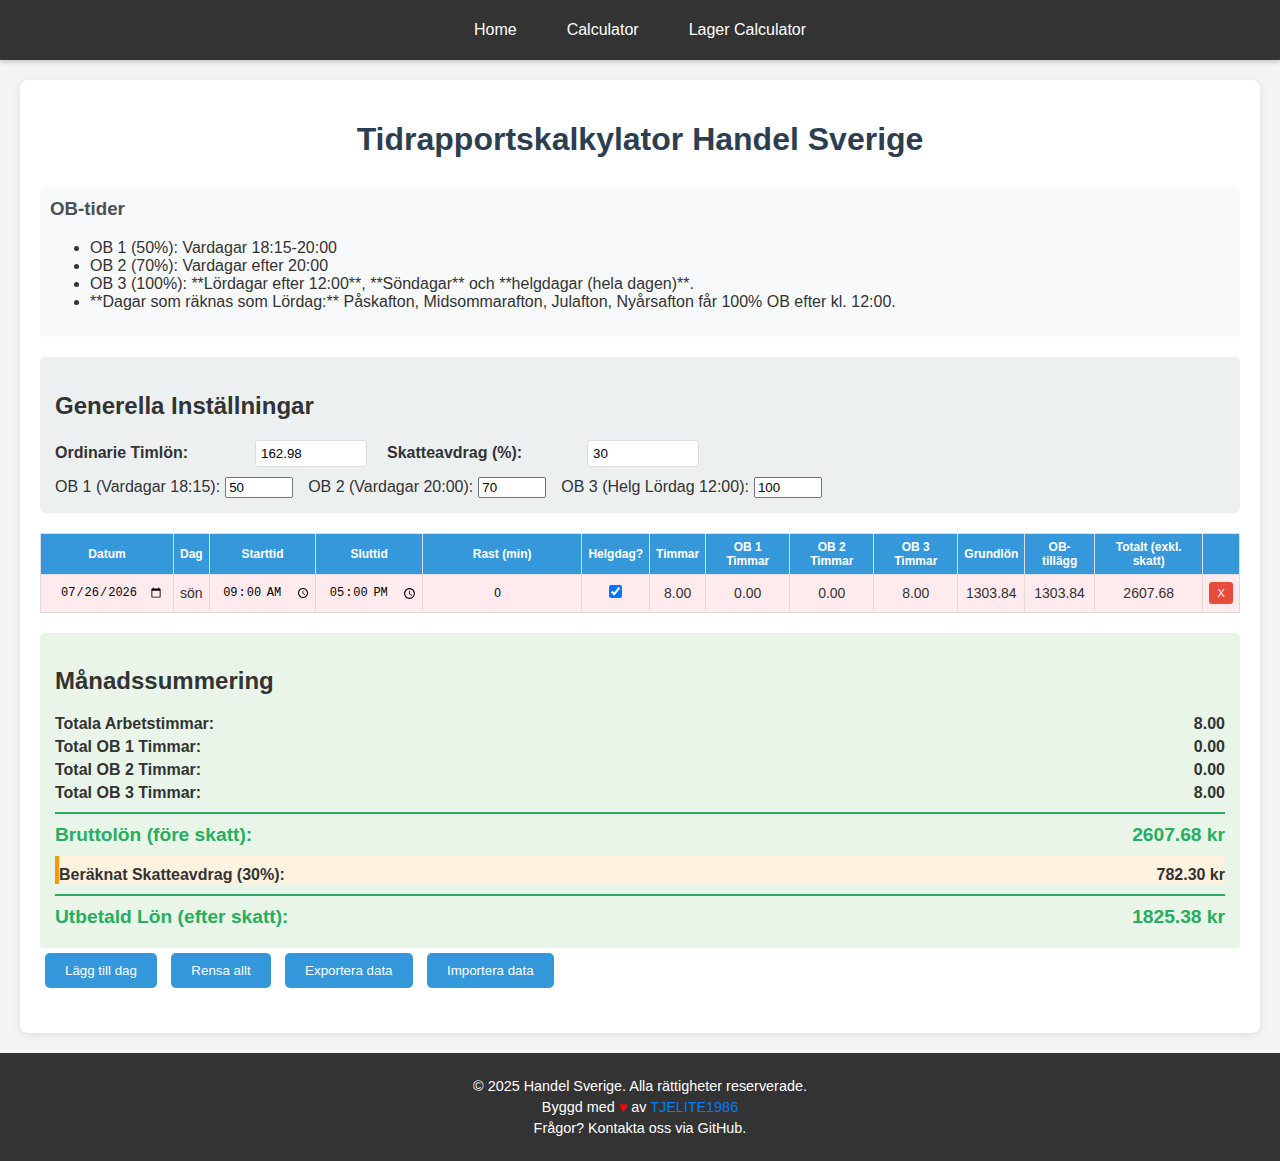
<file: calculator.html>
<!DOCTYPE html>
<html>
<head>
    <meta charset="UTF-8">
    <meta name="viewport" content="width=device-width, initial-scale=1">
    <title>Timesheet Calculator - Handel Sverige</title>
    <style>
        body {
            font-family: Arial, sans-serif;
            margin: 0;
            display: flex;
            min-height: 100vh;
            background-color: #f5f5f5;
            color: #333;
            flex-direction: column;
        }
        .topbar {
            width: 100%;
            background-color: #333;
            color: white;
            padding: 10px 0;
            box-shadow: 0 2px 5px rgba(0, 0, 0, 0.2);
            flex-shrink: 0;
            display: flex;
            justify-content: center;
            align-items: center;
            height: 60px;
            box-sizing: border-box;
        }
        .topbar h2 {
            display: none;
        }
        .topbar ul {
            list-style-type: none;
            padding: 0;
            margin: 0;
            display: flex;
            gap: 20px;
        }
        .topbar ul li {
            margin-bottom: 0;
        }
        .topbar ul li a {
            color: white;
            text-decoration: none;
            display: block;
            padding: 10px 15px;
            border-radius: 4px;
            transition: background-color 0.3s ease;
            white-space: nowrap;
        }
        .topbar ul li a:hover {
            background-color: #575757;
        }
        .main-content {
            flex-grow: 1;
            padding: 20px;
            overflow-y: auto;
        }
        .container {
            max-width: 1400px;
            margin: 0 auto;
            background: white;
            padding: 20px;
            border-radius: 8px;
            box-shadow: 0 2px 10px rgba(0,0,0,0.1);
        }
        h1 {
            color: #2c3e50;
            text-align: center;
            margin-bottom: 30px;
        }
        .settings-section {
            background: #ecf0f1;
            padding: 15px;
            border-radius: 5px;
            margin-bottom: 20px;
        }
        .settings-row {
            display: flex;
            gap: 20px;
            margin-bottom: 10px;
            align-items: center;
        }
        .settings-row label {
            min-width: 180px;
            font-weight: bold;
        }
        .settings-row input {
            padding: 5px;
            border: 1px solid #ddd;
            border-radius: 3px;
            width: 100px;
        }
        .ob-settings {
            display: flex;
            flex-wrap: wrap;
            gap: 15px;
            margin-top: 10px;
        }
        .ob-settings .setting-group {
            display: flex;
            align-items: center;
            gap: 5px;
        }
        .ob-settings input[type="number"] {
            width: 60px;
        }

        table {
            width: 100%;
            border-collapse: collapse;
            margin-bottom: 20px;
            font-size: 14px;
        }
        th, td {
            border: 1px solid #ddd;
            padding: 6px;
            text-align: center;
        }
        th {
            background-color: #3498db;
            color: white;
            font-weight: bold;
            font-size: 12px;
        }
        tr:nth-child(even) {
            background-color: #f9f9f9;
        }
        .input-field {
            width: 100%;
            padding: 3px;
            border: none;
            background: transparent;
            text-align: center;
            font-size: 12px;
        }
        .input-field[type="date"] {
            width: 120px;
            box-sizing: border-box;
        }
        .checkbox-field {
            width: auto;
            margin: 0;
        }
        .weekend {
            background-color: #fff3cd !important;
        }
        .red-day {
            background-color: #ffebee !important;
        }
        .summary {
            background: #e8f5e8;
            padding: 15px;
            border-radius: 5px;
            margin-top: 20px;
        }
        .summary-row {
            display: flex;
            justify-content: space-between;
            margin-bottom: 5px;
            font-weight: bold;
        }
        .total {
            font-size: 1.2em;
            color: #27ae60;
            border-top: 2px solid #27ae60;
            padding-top: 10px;
            margin-top: 10px;
        }
        .tax-section {
            background: #fff3e0;
            border-left: 4px solid #ff9800;
            margin-top: 10px;
            padding-top: 10px;
        }
        .ob-legend {
            background: #f8f9fa;
            padding: 10px;
            border-radius: 5px;
            margin-bottom: 20px;
        }
        .ob-legend h3 {
            margin-top: 0;
            color: #495057;
        }
        .btn {
            background: #3498db;
            color: white;
            padding: 10px 20px;
            border: none;
            border-radius: 5px;
            cursor: pointer;
            margin: 5px;
        }
        .btn:hover {
            background: #2980b9;
        }
        .delete-row-btn {
            background-color: #e74c3c;
            color: white;
            border: none;
            padding: 5px 8px;
            border-radius: 3px;
            cursor: pointer;
            font-size: 0.8em;
        }
        .delete-row-btn:hover {
            background-color: #c0392b;
        }

        /* Footer Styles */
        .footer {
            background-color: #333;
            color: white;
            padding: 20px;
            text-align: center;
            font-size: 0.9em;
            margin-top: auto; /* Push footer to the bottom */
            flex-shrink: 0;
        }
        .footer p {
            margin: 5px 0;
        }
        .footer a {
            color: #007bff; /* Link color for footer */
            text-decoration: none;
            transition: color 0.3s ease;
        }
        .footer a:hover {
            color: #66b3ff;
        }

        /* Media queries for responsiveness */
        @media (max-width: 768px) {
            .topbar {
                height: auto;
                padding: 10px 0;
            }
            .topbar ul {
                flex-wrap: wrap;
                justify-content: center;
                gap: 10px;
            }
            .topbar ul li a {
                padding: 8px 12px;
                font-size: 0.9em;
            }

            .main-content {
                padding: 15px;
            }
            .container.calculator-wrapper {
                width: 100%;
                box-sizing: border-box;
                padding: 15px;
            }
            h1 {
                font-size: 1.5em;
                margin-bottom: 20px;
            }
            .ob-legend {
                padding: 10px;
            }
            .ob-legend ul {
                padding-left: 20px;
            }
            .settings-row {
                flex-direction: column;
                align-items: flex-start;
                gap: 8px;
            }
            .settings-row label {
                min-width: unset;
                width: 100%;
                font-size: 0.9em;
            }
            .settings-row input {
                width: calc(100% - 10px);
                box-sizing: border-box;
            }
            .ob-settings {
                flex-direction: column;
                align-items: flex-start;
                gap: 8px;
            }
            .ob-settings .setting-group {
                width: 100%;
                justify-content: space-between;
            }
            .ob-settings input[type="number"] {
                width: 80px;
            }

            table {
                display: block;
                overflow-x: auto;
                white-space: nowrap;
                -webkit-overflow-scrolling: touch;
            }
            th, td {
                font-size: 10px;
                padding: 4px;
            }
            .input-field {
                font-size: 10px;
            }
            .input-field[type="date"] {
                width: 100px;
            }
            .delete-row-btn {
                padding: 3px 6px;
                font-size: 0.7em;
            }

            .summary {
                padding: 15px;
                font-size: 0.9em;
            }
            .summary-row {
                flex-direction: column;
                align-items: flex-start;
                margin-bottom: 8px;
            }
            .summary-row span:first-child {
                font-weight: normal;
                margin-bottom: 2px;
            }
            .summary-row span:last-child {
                font-weight: bold;
            }
            .total {
                font-size: 1.1em;
                padding-top: 8px;
                margin-top: 8px;
            }
            .btn {
                padding: 8px 15px;
                font-size: 0.9em;
                margin: 4px;
            }
            .footer {
                padding: 15px;
                font-size: 0.8em;
            }
        }
    </style>
</head>
<body>
    <div class="topbar">
        <h2>Navigation</h2>
        <ul>
            <li><a href="/">Home</a></li>
            <li><a href="/calculator.html">Calculator</a></li>
            <li><a href="/calculatorlager.html">Lager Calculator</a></li>
        </ul>
    </div>
    <div class="main-content">
        <div class="container calculator-wrapper">
            <h1>Tidrapportskalkylator Handel Sverige</h1>

            <div class="ob-legend">
                <h3>OB-tider</h3>
                <ul>
                    <li>OB 1 (50%): Vardagar 18:15-20:00</li>
                    <li>OB 2 (70%): Vardagar efter 20:00</li>
                    <li>OB 3 (100%): **Lördagar efter 12:00**, **Söndagar** och **helgdagar (hela dagen)**.</li>
                    <li>**Dagar som räknas som Lördag:** Påskafton, Midsommarafton, Julafton, Nyårsafton får 100% OB efter kl. 12:00.</li>
                </ul>
            </div>

            <div class="settings-section">
                <h2>Generella Inställningar</h2>
                <div class="settings-row">
                    <label for="hourlyRate">Ordinarie Timlön:</label>
                    <input type="number" id="hourlyRate" value="162.98" onchange="updateSummary()">
                    <label for="taxRate">Skatteavdrag (%):</label>
                    <input type="number" id="taxRate" value="30" onchange="updateSummary()">
                </div>
                <div class="ob-settings">
                    <div class="setting-group">
                        <label for="ob1Rate">OB 1 (Vardagar 18:15):</label>
                        <input type="number" id="ob1Rate" value="50" onchange="updateSummary()">
                    </div>
                    <div class="setting-group">
                        <label for="ob2Rate">OB 2 (Vardagar 20:00):</label>
                        <input type="number" id="ob2Rate" value="70" onchange="updateSummary()">
                    </div>
                    <div class="setting-group">
                        <label for="ob3Rate">OB 3 (Helg Lördag 12:00):</label>
                        <input type="number" id="ob3Rate" value="100" onchange="updateSummary()">
                    </div>
                </div>
            </div>

            <table>
                <thead>
                    <tr>
                        <th>Datum</th>
                        <th>Dag</th>
                        <th>Starttid</th>
                        <th>Sluttid</th>
                        <th>Rast (min)</th>
                        <th>Helgdag?</th>
                        <th>Timmar</th>
                        <th>OB 1 Timmar</th>
                        <th>OB 2 Timmar</th>
                        <th>OB 3 Timmar</th>
                        <th>Grundlön</th>
                        <th>OB-tillägg</th>
                        <th>Totalt (exkl. skatt)</th>
                        <th></th>
                    </tr>
                </thead>
                <tbody id="timesheetBody">
                </tbody>
            </table>

            <div class="summary">
                <h2>Månadssummering</h2>
                <div class="summary-row">
                    <span>Totala Arbetstimmar:</span>
                    <span id="totalHours">0.00</span>
                </div>
                <div class="summary-row">
                    <span>Total OB 1 Timmar:</span>
                    <span id="totalOb1Hours">0.00</span>
                </div>
                <div class="summary-row">
                    <span>Total OB 2 Timmar:</span>
                    <span id="totalOb2Hours">0.00</span>
                </div>
                <div class="summary-row">
                    <span>Total OB 3 Timmar:</span>
                    <span id="totalOb3Hours">0.00</span>
                </div>
                <div class="summary-row total">
                    <span>Bruttolön (före skatt):</span>
                    <span id="grossPay">0.00 kr</span>
                </div>
                <div class="tax-section summary-row">
                    <span>Beräknat Skatteavdrag (<span id="displayTaxRate">30</span>%):</span>
                    <span id="taxDeduction">0.00 kr</span>
                </div>
                <div class="summary-row total">
                    <span>Utbetald Lön (efter skatt):</span>
                    <span id="netPay">0.00 kr</span>
                </div>
            </div>

            <button class="btn" onclick="addDay()">Lägg till dag</button>
            <button class="btn" onclick="clearAll()">Rensa allt</button>
            <button class="btn" onclick="exportData()">Exportera data</button>
            <input type="file" id="importFile" accept=".csv" style="display: none;" onchange="importData(event)">
            <button class="btn" onclick="document.getElementById('importFile').click()">Importera data</button>

            <p class="error" id="errorMessages" style="color: red; margin-top: 20px;"></p>

            <script>
                let dayCounter = 0;
                let dailyData = {};
                const hourlyRateInput = document.getElementById('hourlyRate');
                const taxRateInput = document.getElementById('taxRate');
                const ob1RateInput = document.getElementById('ob1Rate');
                const ob2RateInput = document.getElementById('ob2Rate');
                const ob3RateInput = document.getElementById('ob3Rate');
                const timesheetBody = document.getElementById('timesheetBody');

                // Helgdagar som ger 100% OB hela dagen
                const holidays = [
                    "2025-01-01", // Nyårsdagen
                    "2025-01-06", // Trettondagen
                    "2025-04-18", // Långfredagen
                    "2025-04-20", // Påskdagen (är en söndag, men explicit här för tydlighet)
                    "2025-04-21", // Annandag påsk
                    "2025-05-01", // Första maj
                    "2025-05-29", // Kristi himmelsfärds dag
                    "2025-06-06", // Sveriges nationaldag
                    "2025-06-21", // Midsommardagen (är en lördag, men behandlas som helgdag här)
                    "2025-11-01", // Alla helgons dag (är en lördag, men behandlas som helgdag här)
                    "2025-12-25", // Juldagen
                    "2025-12-26"  // Annandag jul
                ];

                // Dagar som räknas som lördag med 100% OB efter kl. 12:00 (specifik för butik)
                const saturdayOBDays = [
                    "2025-04-19", // Påskafton
                    "2025-06-20", // Midsommarafton
                    "2025-12-24", // Julafton
                    "2025-12-31"  // Nyårsafton
                ];

                document.addEventListener('DOMContentLoaded', () => {
                    addDay();
                });

                function formatTime(date) {
                    return date.toLocaleTimeString('sv-SE', { hour: '2-digit', minute: '2-digit', hourCycle: 'h23' });
                }

                function addDay(initialData = {}) {
                    dayCounter++;
                    const rowId = `row-${dayCounter}`;
                    const now = new Date();
                    const dateId = initialData.date || now.toISOString().slice(0, 10);

                    const defaultStartTime = "09:00";
                    const defaultEndTime = "17:00";

                    const row = timesheetBody.insertRow();
                    row.id = rowId;

                    row.innerHTML = `
                        <td><input type="date" class="input-field" id="date-${rowId}" value="${dateId}" onchange="updateRowDate('${rowId}')"></td>
                        <td id="dayOfWeek-${rowId}">${initialData.dayOfWeek || ''}</td>
                        <td><input type="time" class="input-field" id="start-${rowId}" value="${initialData.startTime || defaultStartTime}" onchange="calculateRow('${rowId}')"></td>
                        <td><input type="time" class="input-field" id="end-${rowId}" value="${initialData.endTime || defaultEndTime}" onchange="calculateRow('${rowId}')"></td>
                        <td><input type="number" class="input-field" id="rest-${rowId}" value="${initialData.restMinutes || 0}" onchange="calculateRow('${rowId}')"></td>
                        <td><input type="checkbox" class="checkbox-field" id="holiday-${rowId}" ${initialData.isHoliday ? 'checked' : ''} onchange="calculateRow('${rowId}')"></td>
                        <td id="hours-${rowId}">0.00</td>
                        <td id="ob1-${rowId}">0.00</td>
                        <td id="ob2-${rowId}">0.00</td>
                        <td id="ob3-${rowId}">0.00</td>
                        <td id="grundlon-${rowId}">0.00</td>
                        <td id="obTullagg-${rowId}">0.00</td>
                        <td id="totalDayPay-${rowId}">0.00</td>
                        <td><button class="delete-row-btn" onclick="deleteRow('${rowId}')">X</button></td>
                    `;

                    dailyData[rowId] = {
                        date: dateId,
                        hours: 0, ob1: 0, ob2: 0, ob3: 0, grundlon: 0, obTullagg: 0, totalDayPay: 0
                    };

                    updateRowDate(rowId);
                }

                function deleteRow(rowId) {
                    const row = document.getElementById(rowId);
                    if (row) {
                        row.remove();
                        delete dailyData[rowId];
                        updateSummary();
                    }
                }

                function updateRowDate(rowId) {
                    const dateInput = document.getElementById(`date-${rowId}`);
                    const dateVal = dateInput.value;
                    const date = new Date(dateVal + 'T12:00:00'); // Add time to avoid timezone issues for date calculations
                    
                    if (isNaN(date.getTime())) {
                        document.getElementById(`dayOfWeek-${rowId}`).innerText = "Ogiltigt datum";
                        document.getElementById(rowId).className = '';
                        calculateRow(rowId);
                        return;
                    }

                    const options = { weekday: 'short' };
                    const dayOfWeekText = date.toLocaleDateString('sv-SE', options);
                    const dayOfWeekNum = date.getDay(); // 0-Sunday, 1-Monday, ..., 6-Saturday

                    document.getElementById(`dayOfWeek-${rowId}`).innerText = dayOfWeekText;

                    const dateId = date.toISOString().slice(0, 10);
                    dailyData[rowId].date = dateId;

                    let rowClass = '';
                    const isActualHoliday = holidays.includes(dateId);
                    const isSaturdayObDay = saturdayOBDays.includes(dateId);

                    // Söndagar och dagar som är helgdagar i listan 'holidays' blir röd dag (100% OB hela dagen)
                    if (dayOfWeekNum === 0 || isActualHoliday) {
                        rowClass = 'red-day';
                        // Markera checkboxen om den inte redan är det
                        if (!document.getElementById(`holiday-${rowId}`).checked) {
                            document.getElementById(`holiday-${rowId}`).checked = true;
                        }
                    } else if (dayOfWeekNum === 6 || isSaturdayObDay) { // Lördagar eller dagar som räknas som lördag
                        rowClass = 'weekend'; // Gul bakgrund för "lördagsliknande" dagar
                        // Markera checkboxen om det är en 'saturdayOBDay' och den inte redan är det
                        if (isSaturdayObDay && !document.getElementById(`holiday-${rowId}`).checked) {
                             document.getElementById(`holiday-${rowId}`).checked = true;
                        }
                    } else { // Vanlig vardag
                        document.getElementById(rowId).classList.remove('red-day', 'weekend');
                        // Se till att checkboxen är omarkerad om den inte är en helgdag eller saturdayOBDay
                        if (document.getElementById(`holiday-${rowId}`).checked) {
                            document.getElementById(`holiday-${rowId}`).checked = false;
                        }
                    }

                    document.getElementById(rowId).className = rowClass;

                    calculateRow(rowId);
                }


                function parseTimeToMinutes(timeStr) {
                    if (!timeStr) return null;
                    const [hours, minutes] = timeStr.split(':').map(Number);
                    return hours * 60 + minutes;
                }

                function calculateRow(rowId) {
                    const dateInput = document.getElementById(`date-${rowId}`);
                    const dateVal = dateInput.value;
                    const date = new Date(dateVal + 'T12:00:00'); // Add time to avoid timezone issues for date calculations
                    const dayOfWeek = date.getDay(); // 0-Sunday, 1-Monday, ..., 6-Saturday
                    const dateId = date.toISOString().slice(0, 10); // Format YYYY-MM-DD

                    const startInput = document.getElementById(`start-${rowId}`);
                    const endInput = document.getElementById(`end-${rowId}`);
                    const restInput = document.getElementById(`rest-${rowId}`);
                    const holidayCheckbox = document.getElementById(`holiday-${rowId}`);

                    const startTime = parseTimeToMinutes(startInput.value);
                    const endTime = parseTimeToMinutes(endInput.value);
                    const restMinutes = parseInt(restInput.value) || 0;
                    
                    const isActualHoliday = holidays.includes(dateId); // Riktiga helgdagar (100% OB hela dagen)
                    const isSaturdayObDay = saturdayOBDays.includes(dateId); // Dagar som behandlas som lördag (100% OB efter 12:00)

                    let hoursWorked = 0;
                    let ob1Hours = 0;
                    let ob2Hours = 0;
                    let ob3Hours = 0; // För 100% OB

                    if (startTime !== null && endTime !== null) {
                        let totalMinutes = 0;
                        if (endTime > startTime) {
                            totalMinutes = endTime - startTime;
                        } else { // Övernattningsskift
                            totalMinutes = (24 * 60 - startTime) + endTime;
                        }
                        totalMinutes = Math.max(0, totalMinutes - restMinutes);

                        const currentOb1Rate = parseFloat(ob1RateInput.value) / 100 || 0;
                        const currentOb2Rate = parseFloat(ob2RateInput.value) / 100 || 0;
                        const currentOb3Rate = parseFloat(ob3RateInput.value) / 100 || 0;
                        const hourlyRate = parseFloat(hourlyRateInput.value) || 0;

                        const time12_00 = parseTimeToMinutes("12:00");
                        const time18_15 = parseTimeToMinutes("18:15");
                        const time20_00 = parseTimeToMinutes("20:00");

                        for (let m = 0; m < totalMinutes; m++) {
                            const currentMinuteOfDay = (startTime + m) % (24 * 60);

                            // Prioritering: Helgdag/Söndag först, sedan "lördag-liknande" dagar, sedan vanlig lördag, sedan vardagar
                            if (dayOfWeek === 0 || isActualHoliday) { // Om det är en söndag eller en officiell helgdag
                                ob3Hours += (1 / 60); // Alltid 100% OB
                            } else if (dayOfWeek === 6 || isSaturdayObDay) { // Om det är en "riktig" lördag ELLER en dag som räknas som lördag (påskafton, julafton, etc.)
                                if (currentMinuteOfDay >= time12_00) {
                                    ob3Hours += (1 / 60); // 100% OB efter 12:00
                                }
                                // Före 12:00 på en "vanlig" lördag eller "lördag-liknande" dag är grundlön enligt Handels avtal butik (ingen OB)
                            } else if (dayOfWeek >= 1 && dayOfWeek <= 5) { // Vardag (Mån-Fre)
                                if (currentMinuteOfDay >= time18_15 && currentMinuteOfDay < time20_00) {
                                    ob1Hours += (1 / 60); // 50% OB
                                } else if (currentMinuteOfDay >= time20_00) {
                                    ob2Hours += (1 / 60); // 70% OB
                                }
                            }
                        }

                        hoursWorked = totalMinutes / 60;

                        const grundlon = hoursWorked * hourlyRate;
                        const obTullagg = (ob1Hours * hourlyRate * currentOb1Rate) +
                                          (ob2Hours * hourlyRate * currentOb2Rate) +
                                          (ob3Hours * hourlyRate * currentOb3Rate);
                        const totalDayPay = grundlon + obTullagg;

                        document.getElementById(`hours-${rowId}`).innerText = hoursWorked.toFixed(2);
                        document.getElementById(`ob1-${rowId}`).innerText = ob1Hours.toFixed(2);
                        document.getElementById(`ob2-${rowId}`).innerText = ob2Hours.toFixed(2);
                        document.getElementById(`ob3-${rowId}`).innerText = ob3Hours.toFixed(2);
                        document.getElementById(`grundlon-${rowId}`).innerText = grundlon.toFixed(2);
                        document.getElementById(`obTullagg-${rowId}`).innerText = obTullagg.toFixed(2);
                        document.getElementById(`totalDayPay-${rowId}`).innerText = totalDayPay.toFixed(2);

                        dailyData[rowId] = {
                            date: dateId,
                            hours: hoursWorked,
                            ob1: ob1Hours,
                            ob2: ob2Hours,
                            ob3: ob3Hours, // Corrected typo here
                            grundlon: grundlon,
                            obTullagg: obTullagg,
                            totalDayPay: totalDayPay
                        };
                    } else {
                        document.getElementById(`hours-${rowId}`).innerText = "0.00";
                        document.getElementById(`ob1-${rowId}`).innerText = "0.00";
                        document.getElementById(`ob2-${rowId}`).innerText = "0.00";
                        document.getElementById(`ob3-${rowId}`).innerText = "0.00";
                        document.getElementById(`grundlon-${rowId}`).innerText = "0.00";
                        document.getElementById(`obTullagg-${rowId}`).innerText = "0.00";
                        document.getElementById(`totalDayPay-${rowId}`).innerText = "0.00";

                        dailyData[rowId] = {
                            date: dateId,
                            hours: 0, ob1: 0, ob2: 0, ob3: 0, grundlon: 0, obTullagg: 0, totalDayPay: 0
                        };
                    }

                    updateSummary();
                }

                function updateSummary() {
                    let totalHours = 0;
                    let totalOb1Hours = 0;
                    let totalOb2Hours = 0;
                    let totalOb3Hours = 0;
                    let grossPay = 0;
                    const hourlyRate = parseFloat(hourlyRateInput.value) || 0;
                    const taxRate = parseFloat(taxRateInput.value) || 0;

                    for (const rowId in dailyData) {
                        const data = dailyData[rowId];
                        totalHours += data.hours;
                        totalOb1Hours += data.ob1;
                        totalOb2Hours += data.ob2;
                        totalOb3Hours += data.ob3;
                        grossPay += data.totalDayPay;
                    }

                    const taxDeduction = grossPay * (taxRate / 100);
                    const netPay = grossPay - taxDeduction;

                    document.getElementById('totalHours').innerText = totalHours.toFixed(2);
                    document.getElementById('totalOb1Hours').innerText = totalOb1Hours.toFixed(2);
                    document.getElementById('totalOb2Hours').innerText = totalOb2Hours.toFixed(2);
                    document.getElementById('totalOb3Hours').innerText = totalOb3Hours.toFixed(2);
                    document.getElementById('grossPay').innerText = grossPay.toFixed(2) + " kr";
                    document.getElementById('taxDeduction').innerText = taxDeduction.toFixed(2) + " kr";
                    document.getElementById('netPay').innerText = netPay.toFixed(2) + " kr";
                    document.getElementById('displayTaxRate').innerText = taxRate.toFixed(0);
                }

                function clearAll() {
                    timesheetBody.innerHTML = '';
                    dailyData = {};
                    dayCounter = 0;
                    updateSummary();
                    addDay();
                }

                function exportData() {
                    let csvContent = "Datum;Dag;Starttid;Sluttid;Rast (min);Helgdag?;Timmar;OB 1 Timmar;OB 2 Timmar;OB 3 Timmar;Grundlön;OB-tillägg;Totalt (exkl. skatt)\n";

                    const rows = timesheetBody.querySelectorAll('tr');
                    rows.forEach(row => {
                        const rowId = row.id;
                        const dateInput = document.getElementById(`date-${rowId}`);
                        const dayOfWeek = document.getElementById(`dayOfWeek-${rowId}`).innerText;
                        const startInput = document.getElementById(`start-${rowId}`);
                        const endInput = document.getElementById(`end-${rowId}`);
                        const restInput = document.getElementById(`rest-${rowId}`);
                        const holidayCheckbox = document.getElementById(`holiday-${rowId}`);

                        const date = dateInput ? dateInput.value : '';
                        const startTime = startInput ? startInput.value : '';
                        const endTime = endInput ? endInput.value : '';
                        const restMinutes = restInput ? restInput.value : '0';
                        const isHoliday = holidayCheckbox ? (holidayCheckbox.checked ? 'Ja' : 'Nej') : 'Nej';

                        const hours = document.getElementById(`hours-${rowId}`).innerText;
                        const ob1 = document.getElementById(`ob1-${rowId}`).innerText;
                        const ob2 = document.getElementById(`ob2-${rowId}`).innerText;
                        const ob3 = document.getElementById(`ob3-${rowId}`).innerText;
                        const grundlon = document.getElementById(`grundlon-${rowId}`).innerText;
                        const obTullagg = document.getElementById(`obTullagg-${rowId}`).innerText;
                        const totalDayPay = document.getElementById(`totalDayPay-${rowId}`).innerText;

                        csvContent += `"${date}";"${dayOfWeek}";"${startTime}";"${endTime}";"${restMinutes}";"${isHoliday}";"${hours}";"${ob1}";"${ob2}";"${ob3}";"${grundlon}";"${obTullagg}";"${totalDayPay}"\n`;
                    });

                    const blob = new Blob([csvContent], { type: 'text/csv;charset=utf-8;' });
                    const link = document.createElement('a');
                    link.href = URL.createObjectURL(blob);
                    link.download = 'tidrapport_butik.csv';
                    document.body.appendChild(link);
                    link.click();
                    document.body.removeChild(link);
                }

                async function importData(event) {
                    const file = event.target.files[0];
                    if (!file) {
                        return;
                    }

                    const reader = new FileReader();
                    reader.onload = async (e) => {
                        const content = e.target.result;
                        const lines = content.split('\n').filter(line => line.trim() !== '');

                        if (lines.length < 2) {
                            alert("Ogiltig CSV-fil. Ingen data att importera (för få rader eller tom fil).");
                            return;
                        }

                        const header = lines[0].split(';').map(h => h.trim().replace(/"/g, ''));
                        const expectedHeaders = ["Datum", "Dag", "Starttid", "Sluttid", "Rast (min)", "Helgdag?", "Timmar", "OB 1 Timmar", "OB 2 Timmar", "OB 3 Timmar", "Grundlön", "OB-tillägg", "Totalt (exkl. skatt)"];

                        if (header.length !== expectedHeaders.length || !expectedHeaders.every((val, index) => val === header[index])) {
                            alert("CSV-filen har felaktigt format på rubrikerna. Kontrollera att filen är en oförändrad export från denna tidrapport. Förväntade rubriker: " + expectedHeaders.join("; "));
                            return;
                        }

                        clearAll();
                        timesheetBody.innerHTML = '';
                        dayCounter = 0;

                        for (let i = 1; i < lines.length; i++) {
                            const values = lines[i].split(';').map(v => v.trim().replace(/"/g, ''));

                            if (values.length >= 6) {
                                const initialData = {
                                    date: values[0],
                                    dayOfWeek: values[1],
                                    startTime: values[2],
                                    endTime: values[3],
                                    restMinutes: parseInt(values[4]) || 0,
                                    isHoliday: values[5].toLowerCase() === 'ja'
                                };
                                addDay(initialData);
                                const currentAddedRowId = `row-${dayCounter}`;
                                await new Promise(resolve => setTimeout(resolve, 5));
                                updateRowDate(currentAddedRowId);
                            } else {
                                console.warn(`Skipping malformed row ${i+1}: ${lines[i]}`);
                                alert(`Varning: Rad ${i+1} i CSV-filen ignorerades på grund av felaktigt format.`);
                            }
                        }
                        updateSummary();
                        alert("Data importerades framgångsrikt!");
                        document.getElementById('importFile').value = '';
                    };
                    reader.readAsText(file);
                }
            </script>
        </div>
    </div>

    <div class="footer">
        <p>&copy; 2025 Handel Sverige. Alla rättigheter reserverade.</p>
        <p>Byggd med <span style="color: red;">&hearts;</span> av <a href="https://github.com/tjelite1986" target="_blank" rel="noopener noreferrer">TJELITE1986</a></p>
        <p>Frågor? Kontakta oss via GitHub.</p>
    </div>
</body>
</html>
</file>
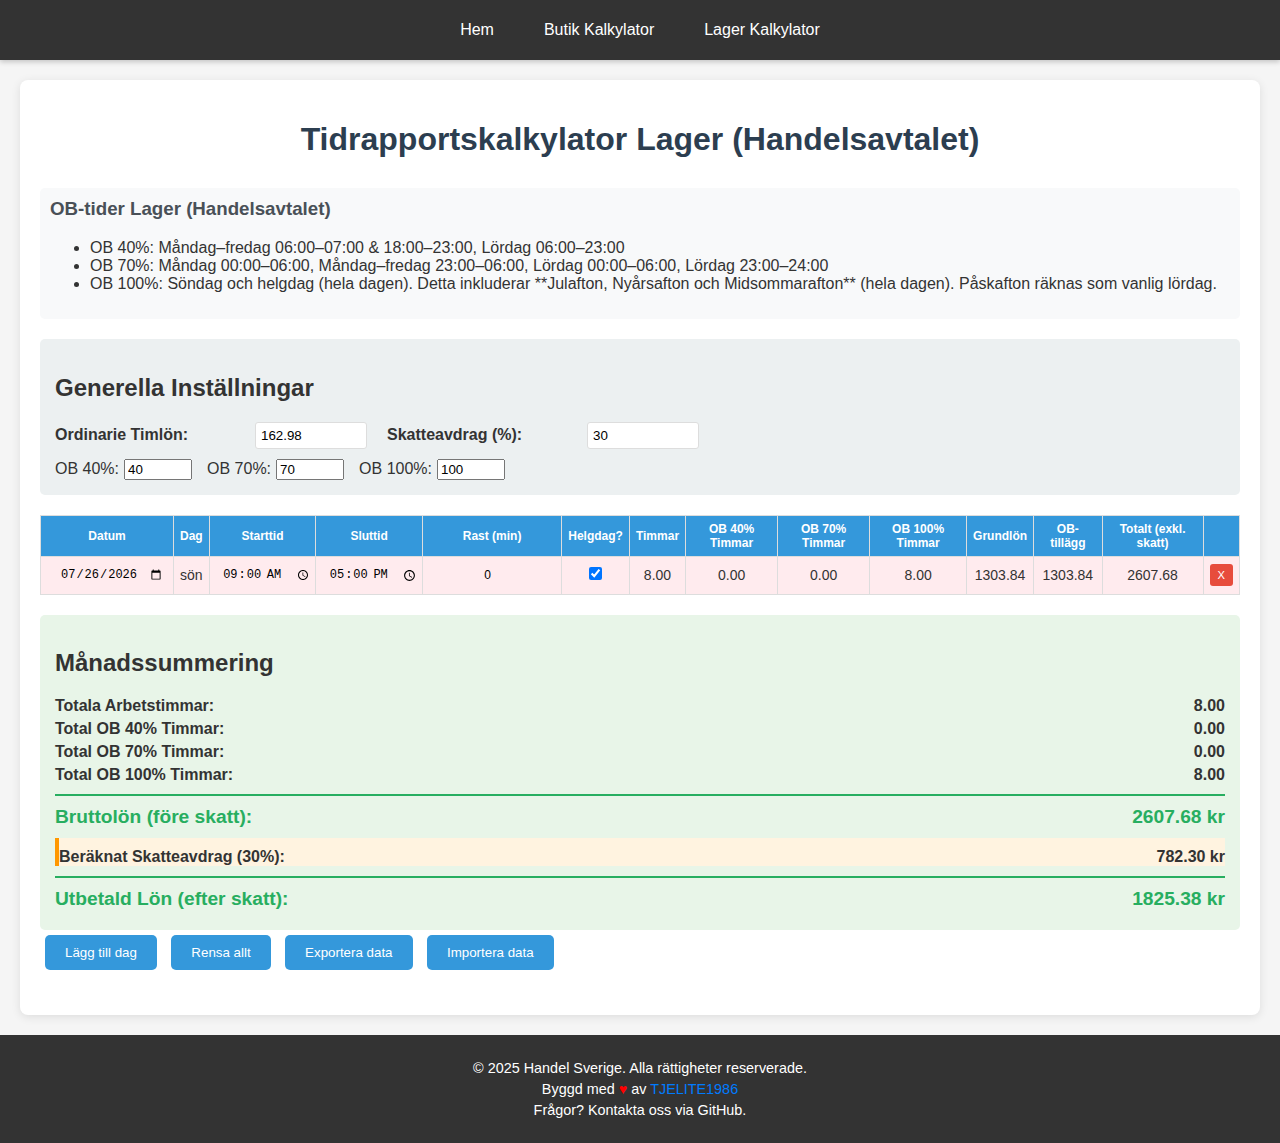
<file: calculatorlager.html>
<!DOCTYPE html>
<html>
<head>
    <meta charset="UTF-8">
    <meta name="viewport" content="width=device-width, initial-scale=1">
    <title>Timesheet Calculator - Lager (Handelsavtalet)</title>
    <style>
        body {
            font-family: Arial, sans-serif;
            margin: 0;
            display: flex;
            min-height: 100vh;
            background-color: #f5f5f5;
            color: #333;
            flex-direction: column;
        }
        .topbar {
            width: 100%;
            background-color: #333;
            color: white;
            padding: 10px 0;
            box-shadow: 0 2px 5px rgba(0, 0, 0, 0.2);
            flex-shrink: 0;
            display: flex;
            justify-content: center;
            align-items: center;
            height: 60px;
            box-sizing: border-box;
        }
        .topbar h2 {
            display: none;
        }
        .topbar ul {
            list-style-type: none;
            padding: 0;
            margin: 0;
            display: flex;
            gap: 20px;
        }
        .topbar ul li {
            margin-bottom: 0;
        }
        .topbar ul li a {
            color: white;
            text-decoration: none;
            display: block;
            padding: 10px 15px;
            border-radius: 4px;
            transition: background-color 0.3s ease;
            white-space: nowrap;
        }
        .topbar ul li a:hover {
            background-color: #575757;
        }
        .main-content {
            flex-grow: 1;
            padding: 20px;
            overflow-y: auto;
        }
        .container {
            max-width: 1400px;
            margin: 0 auto;
            background: white;
            padding: 20px;
            border-radius: 8px;
            box-shadow: 0 2px 10px rgba(0,0,0,0.1);
        }
        h1 {
            color: #2c3e50;
            text-align: center;
            margin-bottom: 30px;
        }
        .settings-section {
            background: #ecf0f1;
            padding: 15px;
            border-radius: 5px;
            margin-bottom: 20px;
        }
        .settings-row {
            display: flex;
            gap: 20px;
            margin-bottom: 10px;
            align-items: center;
        }
        .settings-row label {
            min-width: 180px;
            font-weight: bold;
        }
        .settings-row input {
            padding: 5px;
            border: 1px solid #ddd;
            border-radius: 3px;
            width: 100px;
        }
        .ob-settings {
            display: flex;
            flex-wrap: wrap;
            gap: 15px;
            margin-top: 10px;
        }
        .ob-settings .setting-group {
            display: flex;
            align-items: center;
            gap: 5px;
        }
        .ob-settings input[type="number"] {
            width: 60px;
        }

        table {
            width: 100%;
            border-collapse: collapse;
            margin-bottom: 20px;
            font-size: 14px;
        }
        th, td {
            border: 1px solid #ddd;
            padding: 6px;
            text-align: center;
        }
        th {
            background-color: #3498db;
            color: white;
            font-weight: bold;
            font-size: 12px;
        }
        tr:nth-child(even) {
            background-color: #f9f9f9;
        }
        .input-field {
            width: 100%;
            padding: 3px;
            border: none;
            background: transparent;
            text-align: center;
            font-size: 12px;
        }
        .input-field[type="date"] {
            width: 120px;
            box-sizing: border-box;
        }
        .checkbox-field {
            width: auto;
            margin: 0;
        }
        .weekend {
            background-color: #fff3cd !important;
        }
        .red-day {
            background-color: #ffebee !important;
        }
        .summary {
            background: #e8f5e8;
            padding: 15px;
            border-radius: 5px;
            margin-top: 20px;
        }
        .summary-row {
            display: flex;
            justify-content: space-between;
            margin-bottom: 5px;
            font-weight: bold;
        }
        .total {
            font-size: 1.2em;
            color: #27ae60;
            border-top: 2px solid #27ae60;
            padding-top: 10px;
            margin-top: 10px;
        }
        .tax-section {
            background: #fff3e0;
            border-left: 4px solid #ff9800;
            margin-top: 10px;
            padding-top: 10px;
        }
        .ob-legend {
            background: #f8f9fa;
            padding: 10px;
            border-radius: 5px;
            margin-bottom: 20px;
        }
        .ob-legend h3 {
            margin-top: 0;
            color: #495057;
        }
        .btn {
            background: #3498db;
            color: white;
            padding: 10px 20px;
            border: none;
            border-radius: 5px;
            cursor: pointer;
            margin: 5px;
        }
        .btn:hover {
            background: #2980b9;
        }
        .delete-row-btn {
            background-color: #e74c3c;
            color: white;
            border: none;
            padding: 5px 8px;
            border-radius: 3px;
            cursor: pointer;
            font-size: 0.8em;
        }
        .delete-row-btn:hover {
            background-color: #c0392b;
        }

        /* Footer Styles */
        .footer {
            background-color: #333;
            color: white;
            padding: 20px;
            text-align: center;
            font-size: 0.9em;
            margin-top: auto;
            flex-shrink: 0;
        }
        .footer p {
            margin: 5px 0;
        }
        .footer a {
            color: #007bff;
            text-decoration: none;
            transition: color 0.3s ease;
        }
        .footer a:hover {
            color: #66b3ff;
        }

        /* Media queries for responsiveness */
        @media (max-width: 768px) {
            .topbar {
                height: auto;
                padding: 10px 0;
            }
            .topbar ul {
                flex-wrap: wrap;
                justify-content: center;
                gap: 10px;
            }
            .topbar ul li a {
                padding: 8px 12px;
                font-size: 0.9em;
            }

            .main-content {
                padding: 15px;
            }
            .container.calculator-wrapper {
                width: 100%;
                box-sizing: border-box;
                padding: 15px;
            }
            h1 {
                font-size: 1.5em;
                margin-bottom: 20px;
            }
            .ob-legend {
                padding: 10px;
            }
            .ob-legend ul {
                padding-left: 20px;
            }
            .settings-row {
                flex-direction: column;
                align-items: flex-start;
                gap: 8px;
            }
            .settings-row label {
                min-width: unset;
                width: 100%;
                font-size: 0.9em;
            }
            .settings-row input {
                width: calc(100% - 10px);
                box-sizing: border-box;
            }
            .ob-settings {
                flex-direction: column;
                align-items: flex-start;
                gap: 8px;
            }
            .ob-settings .setting-group {
                width: 100%;
                justify-content: space-between;
            }
            .ob-settings input[type="number"] {
                width: 80px;
            }

            table {
                display: block;
                overflow-x: auto;
                white-space: nowrap;
                -webkit-overflow-scrolling: touch;
            }
            th, td {
                font-size: 10px;
                padding: 4px;
            }
            .input-field {
                font-size: 10px;
            }
            .input-field[type="date"] {
                width: 100px;
            }
            .delete-row-btn {
                padding: 3px 6px;
                font-size: 0.7em;
            }

            .summary {
                padding: 15px;
                font-size: 0.9em;
            }
            .summary-row {
                flex-direction: column;
                align-items: flex-start;
                margin-bottom: 8px;
            }
            .summary-row span:first-child {
                font-weight: normal;
                margin-bottom: 2px;
            }
            .summary-row span:last-child {
                font-weight: bold;
            }
            .total {
                font-size: 1.1em;
                padding-top: 8px;
                margin-top: 8px;
            }
            .btn {
                padding: 8px 15px;
                font-size: 0.9em;
                margin: 4px;
            }
            .footer {
                padding: 15px;
                font-size: 0.8em;
            }
        }
    </style>
</head>
<body>
    <div class="topbar">
        <h2>Navigation</h2>
        <ul>
            <li><a href="/">Hem</a></li>
            <li><a href="/calculator.html">Butik Kalkylator</a></li>
            <li><a href="/calculatorlager.html">Lager Kalkylator</a></li>
        </ul>
    </div>
    <div class="main-content">
        <div class="container calculator-wrapper">
            <h1>Tidrapportskalkylator Lager (Handelsavtalet)</h1>

            <div class="ob-legend">
                <h3>OB-tider Lager (Handelsavtalet)</h3>
                <ul>
                    <li>OB 40%: Måndag–fredag 06:00–07:00 & 18:00–23:00, Lördag 06:00–23:00</li>
                    <li>OB 70%: Måndag 00:00–06:00, Måndag–fredag 23:00–06:00, Lördag 00:00–06:00, Lördag 23:00–24:00</li>
                    <li>OB 100%: Söndag och helgdag (hela dagen). Detta inkluderar **Julafton, Nyårsafton och Midsommarafton** (hela dagen). Påskafton räknas som vanlig lördag.</li>
                </ul>
            </div>

            <div class="settings-section">
                <h2>Generella Inställningar</h2>
                <div class="settings-row">
                    <label for="hourlyRate">Ordinarie Timlön:</label>
                    <input type="number" id="hourlyRate" value="162.98" onchange="updateSummary()">
                    <label for="taxRate">Skatteavdrag (%):</label>
                    <input type="number" id="taxRate" value="30" onchange="updateSummary()">
                </div>
                <div class="ob-settings">
                    <div class="setting-group">
                        <label for="ob40Rate">OB 40%:</label>
                        <input type="number" id="ob40Rate" value="40" onchange="updateSummary()">
                    </div>
                    <div class="setting-group">
                        <label for="ob70Rate">OB 70%:</label>
                        <input type="number" id="ob70Rate" value="70" onchange="updateSummary()">
                    </div>
                    <div class="setting-group">
                        <label for="ob100Rate">OB 100%:</label>
                        <input type="number" id="ob100Rate" value="100" onchange="updateSummary()">
                    </div>
                </div>
            </div>

            <table>
                <thead>
                    <tr>
                        <th>Datum</th>
                        <th>Dag</th>
                        <th>Starttid</th>
                        <th>Sluttid</th>
                        <th>Rast (min)</th>
                        <th>Helgdag?</th>
                        <th>Timmar</th>
                        <th>OB 40% Timmar</th>
                        <th>OB 70% Timmar</th>
                        <th>OB 100% Timmar</th>
                        <th>Grundlön</th>
                        <th>OB-tillägg</th>
                        <th>Totalt (exkl. skatt)</th>
                        <th></th>
                    </tr>
                </thead>
                <tbody id="timesheetBody">
                </tbody>
            </table>

            <div class="summary">
                <h2>Månadssummering</h2>
                <div class="summary-row">
                    <span>Totala Arbetstimmar:</span>
                    <span id="totalHours">0.00</span>
                </div>
                <div class="summary-row">
                    <span>Total OB 40% Timmar:</span>
                    <span id="totalOb40Hours">0.00</span>
                </div>
                <div class="summary-row">
                    <span>Total OB 70% Timmar:</span>
                    <span id="totalOb70Hours">0.00</span>
                </div>
                <div class="summary-row">
                    <span>Total OB 100% Timmar:</span>
                    <span id="totalOb100Hours">0.00</span>
                </div>
                <div class="summary-row total">
                    <span>Bruttolön (före skatt):</span>
                    <span id="grossPay">0.00 kr</span>
                </div>
                <div class="tax-section summary-row">
                    <span>Beräknat Skatteavdrag (<span id="displayTaxRate">30</span>%):</span>
                    <span id="taxDeduction">0.00 kr</span>
                </div>
                <div class="summary-row total">
                    <span>Utbetald Lön (efter skatt):</span>
                    <span id="netPay">0.00 kr</span>
                </div>
            </div>

            <button class="btn" onclick="addDay()">Lägg till dag</button>
            <button class="btn" onclick="clearAll()">Rensa allt</button>
            <button class="btn" onclick="exportData()">Exportera data</button>
            <input type="file" id="importFile" accept=".csv" style="display: none;" onchange="importData(event)">
            <button class="btn" onclick="document.getElementById('importFile').click()">Importera data</button>

            <p class="error" id="errorMessages" style="color: red; margin-top: 20px;"></p>

            <script>
                let dayCounter = 0;
                let dailyData = {};
                const hourlyRateInput = document.getElementById('hourlyRate');
                const taxRateInput = document.getElementById('taxRate');
                const ob40RateInput = document.getElementById('ob40Rate');
                const ob70RateInput = document.getElementById('ob70Rate');
                const ob100RateInput = document.getElementById('ob100Rate');
                const timesheetBody = document.getElementById('timesheetBody');

                // Helgdagar som ger 100% OB hela dagen (allmänna röda dagar i Sverige)
                const holidays = [
                    "2025-01-01", // Nyårsdagen
                    "2025-01-06", // Trettondagen
                    "2025-04-18", // Långfredagen
                    "2025-04-20", // Påskdagen (är en söndag, men explicit här för tydlighet)
                    "2025-04-21", // Annandag påsk
                    "2025-05-01", // Första maj
                    "2025-05-29", // Kristi himmelsfärds dag
                    "2025-06-06", // Sveriges nationaldag
                    "2025-06-21", // Midsommardagen (är en lördag, men behandlas som helgdag här)
                    "2025-11-01", // Alla helgons dag (är en lördag, men behandlas som helgdag här)
                    "2025-12-25", // Juldagen
                    "2025-12-26"  // Annandag jul
                ];

                // Dagar som ger 100% OB hela dagen SPECIFIKT för Handels lager (rörliga helgdagar)
                const handelsLager100ObDays = [
                    "2025-06-20", // Midsommarafton
                    "2025-12-24", // Julafton
                    "2025-12-31"  // Nyårsafton
                ];

                document.addEventListener('DOMContentLoaded', () => {
                    addDay();
                });

                function formatTime(date) {
                    return date.toLocaleTimeString('sv-SE', { hour: '2-digit', minute: '2-digit', hourCycle: 'h23' });
                }

                function addDay(initialData = {}) {
                    dayCounter++;
                    const rowId = `row-${dayCounter}`;
                    const now = new Date();
                    const dateId = initialData.date || now.toISOString().slice(0, 10);

                    const defaultStartTime = "09:00";
                    const defaultEndTime = "17:00";

                    const row = timesheetBody.insertRow();
                    row.id = rowId;

                    row.innerHTML = `
                        <td><input type="date" class="input-field" id="date-${rowId}" value="${dateId}" onchange="updateRowDate('${rowId}')"></td>
                        <td id="dayOfWeek-${rowId}">${initialData.dayOfWeek || ''}</td>
                        <td><input type="time" class="input-field" id="start-${rowId}" value="${initialData.startTime || defaultStartTime}" onchange="calculateRow('${rowId}')"></td>
                        <td><input type="time" class="input-field" id="end-${rowId}" value="${initialData.endTime || defaultEndTime}" onchange="calculateRow('${rowId}')"></td>
                        <td><input type="number" class="input-field" id="rest-${rowId}" value="${initialData.restMinutes || 0}" onchange="calculateRow('${rowId}')"></td>
                        <td><input type="checkbox" class="checkbox-field" id="holiday-${rowId}" ${initialData.isHoliday ? 'checked' : ''} onchange="calculateRow('${rowId}')"></td>
                        <td id="hours-${rowId}">0.00</td>
                        <td id="ob40-${rowId}">0.00</td>
                        <td id="ob70-${rowId}">0.00</td>
                        <td id="ob100-${rowId}">0.00</td>
                        <td id="grundlon-${rowId}">0.00</td>
                        <td id="obTullagg-${rowId}">0.00</td>
                        <td id="totalDayPay-${rowId}">0.00</td>
                        <td><button class="delete-row-btn" onclick="deleteRow('${rowId}')">X</button></td>
                    `;

                    dailyData[rowId] = {
                        date: dateId,
                        hours: 0, ob40: 0, ob70: 0, ob100: 0, grundlon: 0, obTullagg: 0, totalDayPay: 0
                    };

                    updateRowDate(rowId);
                }

                function deleteRow(rowId) {
                    const row = document.getElementById(rowId);
                    if (row) {
                        row.remove();
                        delete dailyData[rowId];
                        updateSummary();
                    }
                }

                function updateRowDate(rowId) {
                    const dateInput = document.getElementById(`date-${rowId}`);
                    const dateVal = dateInput.value;
                    const date = new Date(dateVal + 'T12:00:00'); // Add time to avoid timezone issues for date calculations

                    if (isNaN(date.getTime())) {
                        document.getElementById(`dayOfWeek-${rowId}`).innerText = "Ogiltigt datum";
                        document.getElementById(rowId).className = '';
                        calculateRow(rowId);
                        return;
                    }

                    const options = { weekday: 'short' };
                    const dayOfWeekText = date.toLocaleDateString('sv-SE', options);
                    const dayOfWeekNum = date.getDay(); // 0-Sunday, 1-Monday, ..., 6-Saturday

                    document.getElementById(`dayOfWeek-${rowId}`).innerText = dayOfWeekText;

                    const dateId = date.toISOString().slice(0, 10);
                    dailyData[rowId].date = dateId;

                    let rowClass = '';
                    const isActualHoliday = holidays.includes(dateId);
                    const isHandelsLager100ObDay = handelsLager100ObDays.includes(dateId); // Julafton, Midsommarafton, Nyårsafton för Handels lager

                    // Söndagar, officiella helgdagar, eller speciella Handels lager 100% OB-dagar
                    if (dayOfWeekNum === 0 || isActualHoliday || isHandelsLager100ObDay) {
                        rowClass = 'red-day';
                        // Markera checkboxen om den inte redan är det
                        if (!document.getElementById(`holiday-${rowId}`).checked) {
                            document.getElementById(`holiday-${rowId}`).checked = true;
                        }
                    } else if (dayOfWeekNum === 6) { // Vanlig lördag (Påskafton räknas som vanlig lördag här)
                        rowClass = 'weekend';
                        // Se till att checkboxen är omarkerad om det är Påskafton som bara är en vanlig lördag
                        if (dateId === "2025-04-19" && document.getElementById(`holiday-${rowId}`).checked) {
                            document.getElementById(`holiday-${rowId}`).checked = false;
                        }
                    } else { // Vanlig vardag
                        document.getElementById(rowId).classList.remove('red-day', 'weekend');
                        // Se till att checkboxen är omarkerad om den inte är en helgdag eller Handels lager 100% OB-dag
                        if (document.getElementById(`holiday-${rowId}`).checked) {
                            document.getElementById(`holiday-${rowId}`).checked = false;
                        }
                    }

                    document.getElementById(rowId).className = rowClass;

                    calculateRow(rowId);
                }

                function parseTimeToMinutes(timeStr) {
                    if (!timeStr) return null;
                    const [hours, minutes] = timeStr.split(':').map(Number);
                    return hours * 60 + minutes;
                }

                function calculateRow(rowId) {
                    const dateInput = document.getElementById(`date-${rowId}`);
                    const dateVal = dateInput.value;
                    const date = new Date(dateVal + 'T12:00:00');
                    const dayOfWeek = date.getDay(); // 0-Sunday, 1-Monday, ..., 6-Saturday
                    const dateId = date.toISOString().slice(0, 10);

                    const startInput = document.getElementById(`start-${rowId}`);
                    const endInput = document.getElementById(`end-${rowId}`);
                    const restInput = document.getElementById(`rest-${rowId}`);
                    const holidayCheckbox = document.getElementById(`holiday-${rowId}`);

                    const startTime = parseTimeToMinutes(startInput.value);
                    const endTime = parseTimeToMinutes(endInput.value);
                    const restMinutes = parseInt(restInput.value) || 0;

                    // Bestäm om det är en "röd dag" (100% OB hela dagen) baserat på datum och kollektivavtal
                    const isActualHoliday = holidays.includes(dateId);
                    const isHandelsLager100ObDay = handelsLager100ObDays.includes(dateId); // Julafton, Midsommarafton, Nyårsafton för Handels lager
                    const isRedDayBasedOnDate = isActualHoliday || isHandelsLager100ObDay || dayOfWeek === 0; // Söndag

                    let hoursWorked = 0;
                    let ob40Hours = 0;
                    let ob70Hours = 0;
                    let ob100Hours = 0;

                    if (startTime !== null && endTime !== null) {
                        let totalMinutes = 0;
                        if (endTime > startTime) {
                            totalMinutes = endTime - startTime;
                        } else { // Övernattningsskift
                            totalMinutes = (24 * 60 - startTime) + endTime;
                        }
                        totalMinutes = Math.max(0, totalMinutes - restMinutes);

                        const currentOb40Rate = parseFloat(ob40RateInput.value) / 100 || 0;
                        const currentOb70Rate = parseFloat(ob70RateInput.value) / 100 || 0;
                        const currentOb100Rate = parseFloat(ob100RateInput.value) / 100 || 0;
                        const hourlyRate = parseFloat(hourlyRateInput.value) || 0;

                        // Tidsdefinitioner i minuter på dygnet
                        const time00_00 = parseTimeToMinutes("00:00");
                        const time06_00 = parseTimeToMinutes("06:00");
                        const time07_00 = parseTimeToMinutes("07:00");
                        const time18_00 = parseTimeToMinutes("18:00");
                        const time23_00 = parseTimeToMinutes("23:00");
                        const time24_00 = parseTimeToMinutes("24:00");

                        for (let m = 0; m < totalMinutes; m++) {
                            const currentMinuteOfDay = (startTime + m) % (24 * 60);

                            // Prioritet: 100% OB dagar först
                            if (isRedDayBasedOnDate) {
                                ob100Hours += (1 / 60);
                            } else if (dayOfWeek >= 1 && dayOfWeek <= 5) { // Vardag (Mån-Fre)
                                // Måndag 00:00–06:00
                                if (dayOfWeek === 1 && currentMinuteOfDay >= time00_00 && currentMinuteOfDay < time06_00) {
                                    ob70Hours += (1 / 60);
                                }
                                // Måndag–fredag 06:00–07:00
                                else if (currentMinuteOfDay >= time06_00 && currentMinuteOfDay < time07_00) {
                                    ob40Hours += (1 / 60);
                                }
                                // Måndag–fredag 18:00–23:00
                                else if (currentMinuteOfDay >= time18_00 && currentMinuteOfDay < time23_00) {
                                    ob40Hours += (1 / 60);
                                }
                                // Måndag–fredag 23:00–06:00 (nästkommande dag)
                                else if (currentMinuteOfDay >= time23_00 || currentMinuteOfDay < time06_00) {
                                    ob70Hours += (1 / 60);
                                }
                            } else if (dayOfWeek === 6) { // Lördag (inkluderar Påskafton som vanlig lördag)
                                // Lördag 00:00–06:00
                                if (currentMinuteOfDay >= time00_00 && currentMinuteOfDay < time06_00) {
                                    ob70Hours += (1 / 60);
                                }
                                // Lördag 06:00–23:00
                                else if (currentMinuteOfDay >= time06_00 && currentMinuteOfDay < time23_00) {
                                    ob40Hours += (1 / 60);
                                }
                                // Lördag 23:00–24:00
                                else if (currentMinuteOfDay >= time23_00 && currentMinuteOfDay < time24_00) {
                                    ob70Hours += (1 / 60);
                                }
                            }
                        }

                        hoursWorked = totalMinutes / 60;

                        const grundlon = hoursWorked * hourlyRate;
                        const obTullagg = (ob40Hours * hourlyRate * currentOb40Rate) +
                                          (ob70Hours * hourlyRate * currentOb70Rate) +
                                          (ob100Hours * hourlyRate * currentOb100Rate);
                        const totalDayPay = grundlon + obTullagg;

                        document.getElementById(`hours-${rowId}`).innerText = hoursWorked.toFixed(2);
                        document.getElementById(`ob40-${rowId}`).innerText = ob40Hours.toFixed(2);
                        document.getElementById(`ob70-${rowId}`).innerText = ob70Hours.toFixed(2);
                        document.getElementById(`ob100-${rowId}`).innerText = ob100Hours.toFixed(2);
                        document.getElementById(`grundlon-${rowId}`).innerText = grundlon.toFixed(2);
                        document.getElementById(`obTullagg-${rowId}`).innerText = obTullagg.toFixed(2);
                        document.getElementById(`totalDayPay-${rowId}`).innerText = totalDayPay.toFixed(2);

                        dailyData[rowId] = {
                            date: dateId,
                            hours: hoursWorked,
                            ob40: ob40Hours,
                            ob70: ob70Hours,
                            ob100: ob100Hours,
                            grundlon: grundlon,
                            obTullagg: obTullagg,
                            totalDayPay: totalDayPay
                        };
                    } else {
                        document.getElementById(`hours-${rowId}`).innerText = "0.00";
                        document.getElementById(`ob40-${rowId}`).innerText = "0.00";
                        document.getElementById(`ob70-${rowId}`).innerText = "0.00";
                        document.getElementById(`ob100-${rowId}`).innerText = "0.00";
                        document.getElementById(`grundlon-${rowId}`).innerText = "0.00";
                        document.getElementById(`obTullagg-${rowId}`).innerText = "0.00";
                        document.getElementById(`totalDayPay-${rowId}`).innerText = "0.00";

                        dailyData[rowId] = {
                            date: dateId,
                            hours: 0, ob40: 0, ob70: 0, ob100: 0, grundlon: 0, obTullagg: 0, totalDayPay: 0
                        };
                    }

                    updateSummary();
                }

                function updateSummary() {
                    let totalHours = 0;
                    let totalOb40Hours = 0;
                    let totalOb70Hours = 0;
                    let totalOb100Hours = 0;
                    let grossPay = 0;
                    const hourlyRate = parseFloat(hourlyRateInput.value) || 0;
                    const taxRate = parseFloat(taxRateInput.value) || 0;

                    for (const rowId in dailyData) {
                        const data = dailyData[rowId];
                        totalHours += data.hours;
                        totalOb40Hours += data.ob40;
                        totalOb70Hours += data.ob70;
                        totalOb100Hours += data.ob100;
                        grossPay += data.totalDayPay;
                    }

                    const taxDeduction = grossPay * (taxRate / 100);
                    const netPay = grossPay - taxDeduction;

                    document.getElementById('totalHours').innerText = totalHours.toFixed(2);
                    document.getElementById('totalOb40Hours').innerText = totalOb40Hours.toFixed(2);
                    document.getElementById('totalOb70Hours').innerText = totalOb70Hours.toFixed(2);
                    document.getElementById('totalOb100Hours').innerText = totalOb100Hours.toFixed(2);
                    document.getElementById('grossPay').innerText = grossPay.toFixed(2) + " kr";
                    document.getElementById('taxDeduction').innerText = taxDeduction.toFixed(2) + " kr";
                    document.getElementById('netPay').innerText = netPay.toFixed(2) + " kr";
                    document.getElementById('displayTaxRate').innerText = taxRate.toFixed(0);
                }

                function clearAll() {
                    timesheetBody.innerHTML = '';
                    dailyData = {};
                    dayCounter = 0;
                    updateSummary();
                    addDay();
                }

                function exportData() {
                    let csvContent = "Datum;Dag;Starttid;Sluttid;Rast (min);Helgdag?;Timmar;OB 40% Timmar;OB 70% Timmar;OB 100% Timmar;Grundlön;OB-tillägg;Totalt (exkl. skatt)\n";

                    const rows = timesheetBody.querySelectorAll('tr');
                    rows.forEach(row => {
                        const rowId = row.id;
                        const dateInput = document.getElementById(`date-${rowId}`);
                        const dayOfWeek = document.getElementById(`dayOfWeek-${rowId}`).innerText;
                        const startInput = document.getElementById(`start-${rowId}`);
                        const endInput = document.getElementById(`end-${rowId}`);
                        const restInput = document.getElementById(`rest-${rowId}`);
                        const holidayCheckbox = document.getElementById(`holiday-${rowId}`);

                        const date = dateInput ? dateInput.value : '';
                        const startTime = startInput ? startInput.value : '';
                        const endTime = endInput ? endInput.value : '';
                        const restMinutes = restInput ? restInput.value : '0';
                        const isHoliday = holidayCheckbox ? (holidayCheckbox.checked ? 'Ja' : 'Nej') : 'Nej';

                        const hours = document.getElementById(`hours-${rowId}`).innerText;
                        const ob40 = document.getElementById(`ob40-${rowId}`).innerText;
                        const ob70 = document.getElementById(`ob70-${rowId}`).innerText;
                        const ob100 = document.getElementById(`ob100-${rowId}`).innerText;
                        const grundlon = document.getElementById(`grundlon-${rowId}`).innerText;
                        const obTullagg = document.getElementById(`obTullagg-${rowId}`).innerText;
                        const totalDayPay = document.getElementById(`totalDayPay-${rowId}`).innerText;

                        csvContent += `"${date}";"${dayOfWeek}";"${startTime}";"${endTime}";"${restMinutes}";"${isHoliday}";"${hours}";"${ob40}";"${ob70}";"${ob100}";"${grundlon}";"${obTullagg}";"${totalDayPay}"\n`;
                    });

                    const blob = new Blob([csvContent], { type: 'text/csv;charset=utf-8;' });
                    const link = document.createElement('a');
                    link.href = URL.createObjectURL(blob);
                    link.download = 'tidrapport_lager_handels.csv'; // Adjusted filename
                    document.body.appendChild(link);
                    link.click();
                    document.body.removeChild(link);
                }

                async function importData(event) {
                    const file = event.target.files[0];
                    if (!file) {
                        return;
                    }

                    const reader = new FileReader();
                    reader.onload = async (e) => {
                        const content = e.target.result;
                        const lines = content.split('\n').filter(line => line.trim() !== '');

                        if (lines.length < 2) {
                            alert("Ogiltig CSV-fil. Ingen data att importera (för få rader eller tom fil).");
                            return;
                        }

                        const header = lines[0].split(';').map(h => h.trim().replace(/"/g, ''));
                        const expectedHeaders = ["Datum", "Dag", "Starttid", "Sluttid", "Rast (min)", "Helgdag?", "Timmar", "OB 40% Timmar", "OB 70% Timmar", "OB 100% Timmar", "Grundlön", "OB-tillägg", "Totalt (exkl. skatt)"];

                        if (header.length !== expectedHeaders.length || !expectedHeaders.every((val, index) => val === header[index])) {
                            alert("CSV-filen har felaktigt format på rubrikerna. Kontrollera att filen är en oförändrad export från denna tidrapport. Förväntade rubriker: " + expectedHeaders.join("; "));
                            return;
                        }

                        clearAll();
                        timesheetBody.innerHTML = '';
                        dayCounter = 0;

                        for (let i = 1; i < lines.length; i++) {
                            const values = lines[i].split(';').map(v => v.trim().replace(/"/g, ''));

                            if (values.length >= 6) {
                                const initialData = {
                                    date: values[0],
                                    dayOfWeek: values[1],
                                    startTime: values[2],
                                    endTime: values[3],
                                    restMinutes: parseInt(values[4]) || 0,
                                    isHoliday: values[5].toLowerCase() === 'ja'
                                };
                                addDay(initialData);
                                const currentAddedRowId = `row-${dayCounter}`;
                                await new Promise(resolve => setTimeout(resolve, 5));
                                updateRowDate(currentAddedRowId);
                            } else {
                                console.warn(`Skipping malformed row ${i+1}: ${lines[i]}`);
                                alert(`Varning: Rad ${i+1} i CSV-filen ignorerades på grund av felaktigt format.`);
                            }
                        }
                        updateSummary();
                        alert("Data importerades framgångsrikt!");
                        document.getElementById('importFile').value = '';
                    };
                    reader.readAsText(file);
                }
            </script>
        </div>
    </div>

    <div class="footer">
        <p>&copy; 2025 Handel Sverige. Alla rättigheter reserverade.</p>
        <p>Byggd med <span style="color: red;">&hearts;</span> av <a href="https://github.com/tjelite1986" target="_blank" rel="noopener noreferrer">TJELITE1986</a></p>
        <p>Frågor? Kontakta oss via GitHub.</p>
    </div>
</body>
</html>
</file>
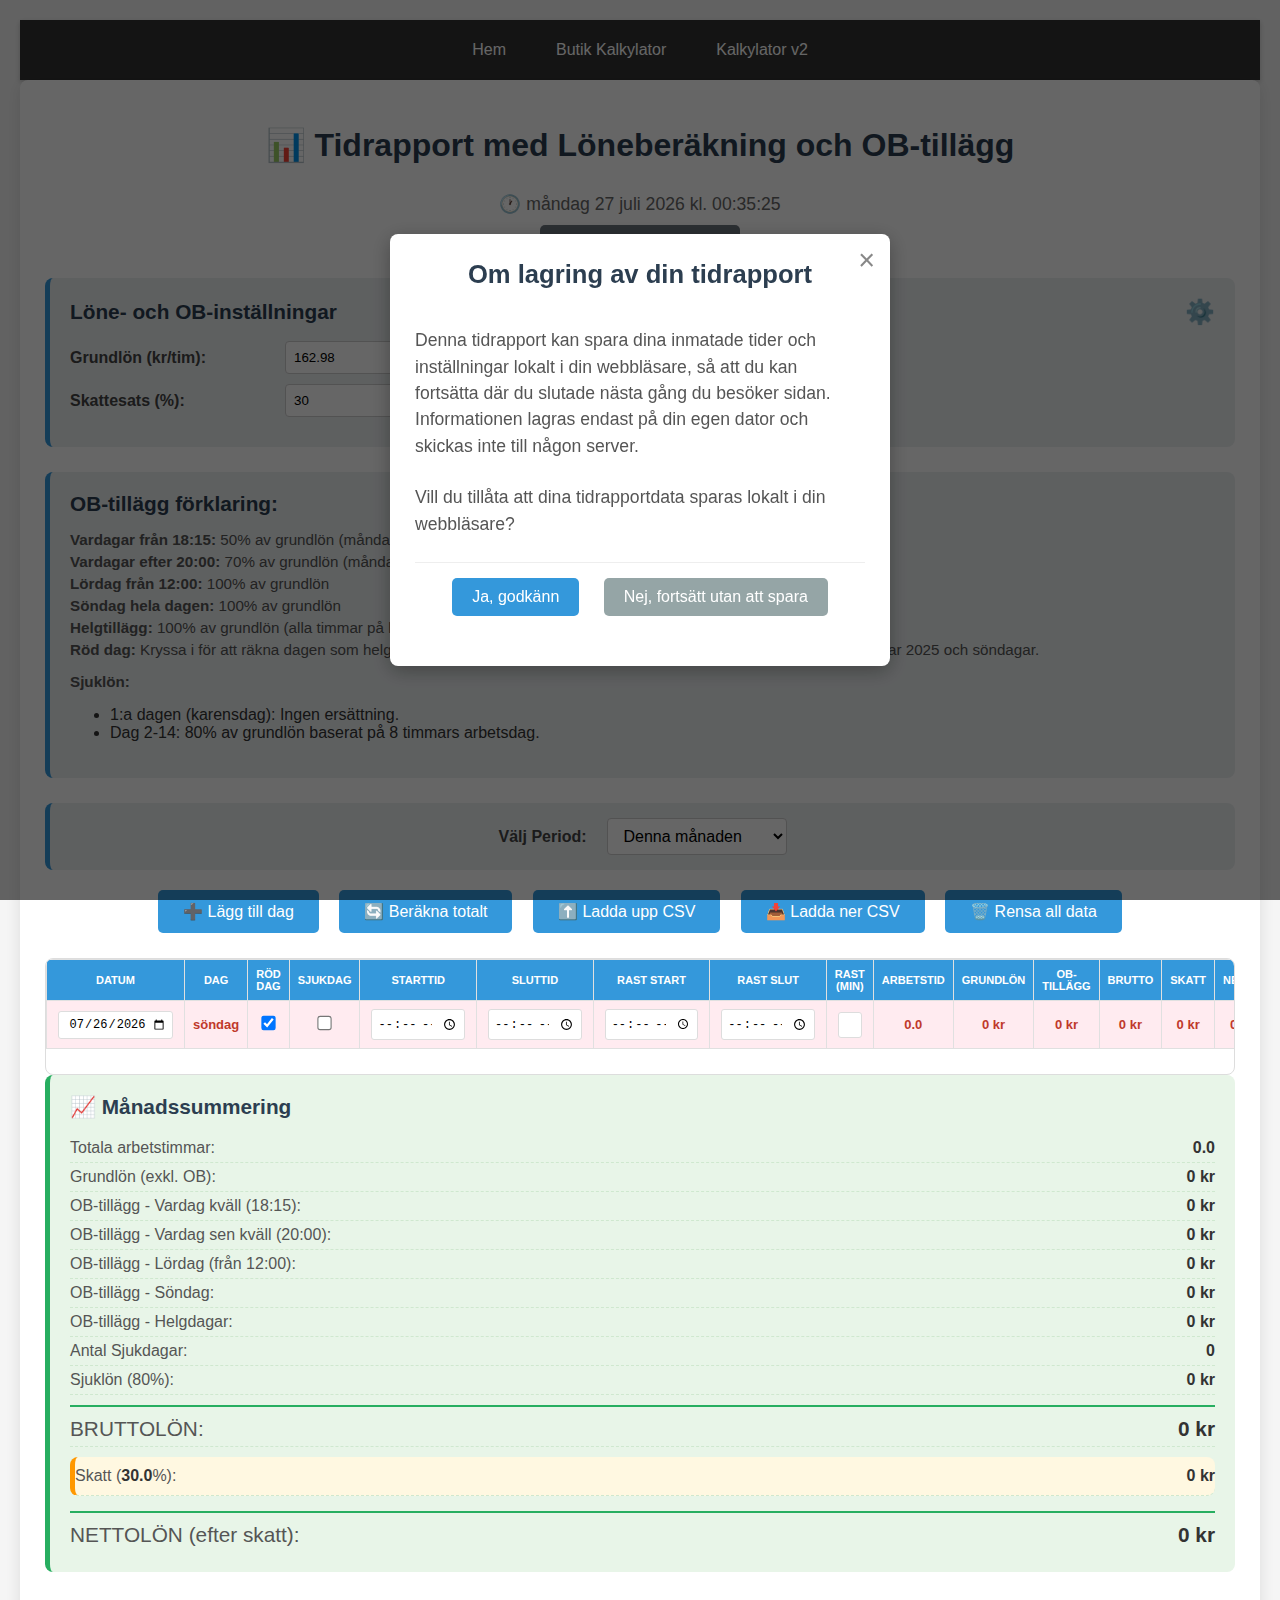
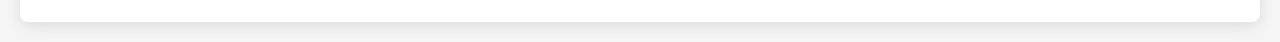
<file: calculatorv2.html>
<!DOCTYPE html>
<html lang="sv">
<head>
    <meta charset="UTF-8">
    <meta name="viewport" content="width=device-width, initial-scale=1.0">
    <title>Tidrapport med Löneberäkning</title>
    <style>
    /* Global box-sizing for easier layout calculations */
    *, *::before, *::after {
        box-sizing: border-box;
    }

    body {
        font-family: Arial, sans-serif;
        margin: 20px;
        background-color: #f5f5f5;
        color: #333;
    }
    /* New style to disable body scroll */
    body.no-scroll {
        overflow: hidden;
    }
    .topbar {
    width: 100%;
    background-color: #333;
    color: white;
    padding: 10px 0;
    box-shadow: 0 2px 5px rgba(0, 0, 0, 0.2);
    flex-shrink: 0;
    display: flex;
    justify-content: center;
    align-items: center;
    height: 60px;
    box-sizing: border-box;
}
.topbar h2 {
    display: none; /* Hide the h2 on desktop as per previous instructions */
}
.topbar ul {
    list-style-type: none;
    padding: 0;
    margin: 0;
    display: flex;
    gap: 20px;
}
.topbar ul li {
    margin-bottom: 0;
}
.topbar ul li a {
    color: white;
    text-decoration: none;
    display: block;
    padding: 10px 15px;
    border-radius: 4px;
    transition: background-color 0.3s ease;
    white-space: nowrap;
}
.topbar ul li a:hover {
    background-color: #575757;
}
    .container {
        max-width: 1400px;
        margin: 0 auto;
        background: white;
        padding: 25px;
        border-radius: 8px;
        box-shadow: 0 4px 15px rgba(0,0,0,0.1);
        /* Ensure content doesn't overflow container horizontally */
        overflow-x: hidden;
    }
    h1 {
        color: #2c3e50;
        text-align: center;
        margin-bottom: 30px;
        font-size: 2em;
    }
    .settings-section, .ob-legend, .summary {
        background: #ecf0f1;
        padding: 20px;
        border-radius: 8px;
        margin-bottom: 25px;
        border-left: 5px solid #3498db;
    }
    .settings-section h3, .ob-legend h3, .summary h3 {
        color: #2c3e50;
        margin-top: 0;
        margin-bottom: 15px;
        font-size: 1.3em;
    }
    .settings-header {
        display: flex;
        align-items: center;
        justify-content: space-between;
        margin-bottom: 15px;
    }
    .settings-header h3 {
        margin-bottom: 0;
    }
    .settings-icon {
        cursor: pointer;
        font-size: 1.5em;
        color: #3498db;
        transition: color 0.2s ease;
    }
    .settings-icon:hover {
        color: #2980b9;
    }
    .settings-row {
        display: flex;
        flex-wrap: wrap;
        gap: 15px;
        margin-bottom: 10px;
        align-items: center;
    }
    .settings-row label {
        min-width: 200px;
        font-weight: bold;
        color: #444;
    }
    .settings-row input[type="number"],
    .settings-row input[type="month"],
    .settings-row input[type="date"] { /* Added date input */
        padding: 8px;
        border: 1px solid #ccc;
        border-radius: 4px;
        width: 120px;
        box-sizing: border-box; /* Ensure padding doesn't increase width */
    }
    .settings-row span {
        font-weight: normal;
        color: #555;
    }
    table {
        width: 100%;
        border-collapse: collapse;
        margin-bottom: 25px;
        font-size: 13px;
    }
    th, td {
        border: 1px solid #e0e0e0;
        padding: 8px;
        text-align: center;
        vertical-align: middle;
    }
    th {
        background-color: #3498db;
        color: white;
        font-weight: bold;
        font-size: 11px;
        text-transform: uppercase;
    }
    tr:nth-child(even) {
        background-color: #f9f9f9;
    }
    .input-field {
        width: calc(100% - 6px);
        padding: 5px;
        border: 1px solid #ddd;
        background: white;
        text-align: center;
        font-size: 12px;
        border-radius: 3px;
        box-sizing: border-box;
    }
    .input-field:focus {
        outline: none;
        border-color: #3498db;
        box-shadow: 0 0 5px rgba(52, 152, 219, 0.5);
    }
    .input-field.error {
        border: 2px solid #e74c3c;
    }
    .checkbox-field {
        width: auto;
        height: 16px;
        margin: 0;
        transform: scale(1.1);
    }
    .weekend {
        background-color: #fff8e1 !important;
    }
    .red-day {
        background-color: #ffebf0 !important;
        color: #c0392b;
        font-weight: bold;
    }
    .sickness-day {
        background-color: #f0f8ff !important;
        color: #2b6cb0;
        font-weight: bold;
    }
    .summary {
        background: #e8f5e8;
        border-left: 5px solid #27ae60;
    }
    .summary-row {
        display: flex;
        justify-content: space-between;
        padding: 5px 0;
        border-bottom: 1px dashed #cfe8cf;
    }
    .summary-row:last-child {
        border-bottom: none;
    }
    .summary-row span:first-child {
        font-weight: normal;
        color: #555;
    }
    .summary-row span:last-child {
        font-weight: bold;
        color: #333;
    }
    .total {
        font-size: 1.3em;
        color: #1a7d43;
        border-top: 2px solid #27ae60;
        padding-top: 10px;
        margin-top: 10px;
        font-weight: bold;
    }
    .tax-section {
        background: #fff8e1;
        border-left: 5px solid #ff9800;
        margin-top: 10px;
        padding-top: 10px;
        padding-bottom: 10px;
        border-radius: 8px;
        margin-bottom: 15px;
    }
    .tax-section .summary-row {
        border-bottom: none;
    }
    .ob-legend p {
        margin: 5px 0;
        color: #555;
        font-size: 0.95em;
    }
    .btn-group {
        text-align: center;
        margin-bottom: 25px;
    }
    .btn {
        background: #3498db;
        color: white;
        padding: 12px 25px;
        border: none;
        border-radius: 5px;
        cursor: pointer;
        margin: 0 8px;
        font-size: 1em;
        transition: background 0.3s ease, transform 0.2s ease;
    }
    .btn:hover {
        background: #2980b9;
        transform: translateY(-2px);
    }
    .btn:active {
        transform: translateY(0);
    }
    .day-table-container {
        margin-top: 20px;
        border: 1px solid #ddd;
        border-radius: 8px;
        /* Add overflow-x to make the table scrollable horizontally if it gets too wide */
        overflow-x: auto; 
    }
    .remove-day-btn {
        background: #e74c3c;
        color: white;
        border: none;
        border-radius: 4px;
        padding: 3px 6px;
        cursor: pointer;
        font-size: 0.7em;
        transition: background 0.2s ease;
        margin-left: 5px;
    }
    .remove-day-btn:hover {
        background: #c0392b;
    }

    /* New: Period View Dropdown & Custom Inputs */
    .period-view-controls {
        text-align: center;
        margin-bottom: 20px;
        display: flex;
        flex-wrap: wrap;
        justify-content: center;
        align-items: center;
        gap: 15px;
        padding: 15px;
        background-color: #ecf0f1;
        border-radius: 8px;
        border-left: 5px solid #3498db;
    }
    .period-view-controls label {
        font-weight: bold;
        color: #444;
        margin-right: 5px;
    }
    .period-view-controls select,
    .period-view-controls input[type="date"] {
        padding: 8px 12px;
        border: 1px solid #ccc;
        border-radius: 4px;
        font-size: 1em;
        box-sizing: border-box;
        max-width: 200px; /* Limit width for dates */
    }
    .period-view-controls select {
        min-width: 180px;
        cursor: pointer;
        background-color: white;
    }
    .period-view-controls button {
        padding: 8px 15px;
        font-size: 1em;
        background: #3498db;
        color: white;
        border: none;
        border-radius: 5px;
        cursor: pointer;
        transition: background 0.3s ease;
    }
    .period-view-controls button:hover {
        background: #2980b9;
    }
    .custom-period-inputs {
        display: flex;
        gap: 10px;
        align-items: center;
    }
    .custom-period-inputs.hidden {
        display: none;
    }


    /* Consent Popup Styling */
    .consent-popup, .settings-popup {
        display: none; /* Hidden by default */
        position: fixed;
        left: 0;
        top: 0;
        width: 100%;
        height: 100%;
        background-color: rgba(0,0,0,0.6); /* Semi-transparent background */
        z-index: 1000;
        justify-content: center;
        align-items: center;
    }
    .consent-popup-content, .settings-popup-content {
        background-color: #fff;
        /* Removed padding here as it's now handled by inner containers */
        border-radius: 8px;
        box-shadow: 0 5px 20px rgba(0,0,0,0.3);
        text-align: center;
        max-width: 500px;
        width: 90%;
        animation: fadeIn 0.3s ease-out;
        position: relative; /* For close button positioning */
        
        display: flex; /* Use flexbox for layout */
        flex-direction: column; /* Stack children vertically */
        max-height: 90vh; /* Limit overall height */
        overflow: hidden; /* Prevent popup content from spilling outside its own bounds */
    }

    /* New styles for popup header and scrollable content */
    .popup-header {
        padding: 25px 25px 20px 25px; /* Added horizontal padding to header */
        text-align: center;
        position: relative; /* For close button */
        /* Ensure header doesn't shrink vertically too much if content is long */
        flex-shrink: 0; 
    }
    .popup-header h2 {
        color: #2c3e50;
        margin-top: 0;
        margin-bottom: 0;
        font-size: 1.6em;
        line-height: 1.2;
    }
    .popup-scroll-content {
        overflow-y: auto; /* Make this section scrollable */
        padding: 0 25px 25px 25px; /* Consistent horizontal padding, and bottom padding */
        flex-grow: 1; /* Allow content to fill available space */
        /* Removed margin-top, padding in header should create space */
    }

    .consent-popup-content p, .settings-popup-content p {
        font-size: 1.1em;
        color: #555;
        line-height: 1.5;
        margin-bottom: 25px;
        text-align: left; /* Align text left for better readability in popups */
    }
    .consent-popup-content .btn-group, .settings-popup-content .btn-group {
        padding-top: 15px; /* Add some space above buttons */
        border-top: 1px solid #eee; /* Visual separator */
    }
    .consent-popup-content .btn, .settings-popup-content .btn {
        padding: 10px 20px;
        font-size: 1em;
        margin: 0 10px;
    }
    .consent-popup-content .btn-decline {
        background-color: #95a5a6;
    }
    .consent-popup-content .btn-decline:hover {
        background-color: #7f8c8d;
    }

    .close-btn {
        position: absolute;
        top: 10px;
        right: 15px;
        font-size: 1.8em;
        cursor: pointer;
        color: #888;
        transition: color 0.2s ease;
    }
    .close-btn:hover {
        color: #333;
    }

    .settings-popup-content .settings-row {
        margin-bottom: 15px;
        /* Align items to start for better readability in settings popup */
        align-items: flex-start;
    }
    .settings-popup-content .settings-row label {
        text-align: left;
        flex-grow: 1;
        min-width: unset;
        width: auto;
    }
    .settings-popup-content .settings-row input[type="number"] {
        width: 100px;
    }
    .settings-popup-content .settings-row input[type="checkbox"] {
        width: auto;
        margin-right: 10px;
        /* Vertically align checkboxes better */
        align-self: center; 
    }
    .settings-popup-content .btn-group {
        margin-top: 25px;
        padding-top: 10px;
        border-top: 1px solid #eee;
    }
    .settings-popup-content .btn {
        width: auto;
    }

    @keyframes fadeIn {
        from { opacity: 0; transform: translateY(-20px); }
        to { opacity: 1; transform: translateY(0); }
    }

    /* Storage Status Message */
    #storageStatus {
        text-align: center;
        margin-top: 20px;
        padding: 10px;
        border-radius: 5px;
        font-size: 0.9em;
        color: #555;
        background-color: #e0e0e0;
        display: none;
    }
    #storageStatus.enabled {
        background-color: #d4edda;
        color: #155724;
        border: 1px solid #c3e6cb;
    }
    #storageStatus.disabled {
        background-color: #f8d7da;
        color: #721c24;
        border: 1px solid #f5c6cb;
    }

    @media (max-width: 768px) {
        .container {
            margin: 10px;
            padding: 15px;
        }
  .topbar {
  height: auto;
  padding: 10px 0;
}

.topbar ul {
  flex-wrap: wrap;
  justify-content: center;
  gap: 10px;
}

.topbar ul li a {
  padding: 8px 12px;
  font-size: 0.9em;
}

        .settings-row {
            flex-direction: column;
            align-items: flex-start;
        }
        .settings-row label {
            min-width: unset;
            width: 100%;
            margin-bottom: 5px;
        }
        .settings-row input {
            width: 100%;
        }
        .btn {
            width: calc(100% - 16px);
            margin: 5px 8px;
        }
        table, thead, tbody, th, td, tr {
            display: block;
        }
        thead tr {
            position: absolute;
            top: -9999px;
            left: -9999px;
        }
        tr {
            border: 1px solid #ddd;
            margin-bottom: 10px;
            border-radius: 5px;
        }
        td {
            border: none;
            border-bottom: 1px solid #eee;
            position: relative;
            padding-left: 50%;
            text-align: right;
            font-size: 14px;
        }
        td:last-child {
            border-bottom: 0;
        }
        td:before {
            position: absolute;
            top: 6px;
            left: 6px;
            width: 45%;
            padding-right: 10px;
            white-space: nowrap;
            text-align: left;
            font-weight: bold;
            color: #555;
        }
        /* Labeling the data cells for mobile view */
        td:nth-of-type(1):before { content: "Datum"; }
        td:nth-of-type(2):before { content: "Dag"; }
        td:nth-of-type(3):before { content: "Röd dag"; }
        td:nth-of-type(4):before { content: "Sjukdag"; }
        td:nth-of-type(5):before { content: "Starttid"; }
        td:nth-of-type(6):before { content: "Sluttid"; }
        td:nth-of-type(7):before { content: "Rast Start"; }
        td:nth-of-type(8):before { content: "Rast Slut"; }
        td:nth-of-type(9):before { content: "Rast (min)"; }
        td:nth-of-type(10):before { content: "Arbetstid"; }
        td:nth-of-type(11):before { content: "Grundlön"; }
        td:nth-of-type(12):before { content: "OB-tillägg"; }
        td:nth-of-type(13):before { content: "Brutto"; }
        td:nth-of-type(14):before { content: "Skatt"; }
        td:nth-of-type(15):before { content: "Netto"; }
        td:nth-of-type(16):before { content: "Åtgärder"; }
        .input-field {
            width: calc(100% - 10px);
        }
        .checkbox-field {
            margin: 0 auto;
            display: block;
        }
        .summary-row {
            flex-direction: column;
            align-items: flex-start;
        }
        .summary-row span:last-child {
            margin-top: 5px;
        }

        .consent-popup-content, .settings-popup-content {
            /* Removed direct padding, handled by popup-header/scroll-content */
            padding: 0; /* Important: reset padding here */
        }
        .popup-header {
            padding: 15px; /* Adjust header padding for mobile */
        }
        .popup-scroll-content {
            padding: 0 15px 15px 15px; /* Adjust content padding for mobile */
        }
        .consent-popup-content h2, .settings-popup-content h2 {
            font-size: 1.4em;
        }
        .consent-popup-content p, .settings-popup-content p {
            font-size: 1em;
        }
        .consent-popup-content .btn, .settings-popup-content .btn {
            width: 100%;
            margin: 5px 0;
        }
        .period-view-controls {
            flex-direction: column;
            align-items: stretch;
        }
        .period-view-controls select,
        .period-view-controls input[type="date"] {
            width: 100%;
            max-width: none;
        }
        .custom-period-inputs {
            flex-direction: column;
            width: 100%;
        }
        .custom-period-inputs label {
            margin-bottom: 5px;
        }
    }
</style>

</head>
<body>
  <div class="topbar">
        <h2>Navigation</h2>
        <ul>
            <li><a href="/index.html">Hem</a></li>
            <li><a href="/calculator.html">Butik Kalkylator</a></li>
            <li><a href="/calculatorv2.html">Kalkylator v2</a></li>
        </ul>
    </div>
    <div class="container">
        <h1>📊 Tidrapport med Löneberäkning och OB-tillägg</h1>
        <div style="text-align: center; margin-bottom: 20px; font-size: 1.1em; color: #666;">
            <span id="currentTime"></span>
        </div>
        
        <div style="text-align: center; margin-bottom: 25px;">
            <a href="hur_det_fungerar.html" class="btn" style="background-color: #6c757d; color: white; padding: 10px 20px; text-decoration: none; border-radius: 5px;">Hur beräknas min lön?</a>
        </div>
        <div class="settings-section">
            <div class="settings-header">
                <h3>Löne- och OB-inställningar</h3>
                <span class="settings-icon" onclick="showSettingsPopup()">⚙️</span>
            </div>
            <div class="settings-row">
                <label for="basePay">Grundlön (kr/tim):</label>
                <input type="number" id="basePay" value="162.98" step="0.01" min="0" oninput="calculateAll(); saveData();">
            </div>
            <div class="settings-row">
                <label for="taxRate">Skattesats (%):</label>
                <input type="number" id="taxRate" value="30" step="0.01" min="0" max="100" oninput="calculateAll(); saveData();"> <span>% av bruttolön</span>
            </div>
        </div>

        <div class="ob-legend">
            <h3>OB-tillägg förklaring:</h3>
            <p><strong>Vardagar från 18:15:</strong> 50% av grundlön (måndag-fredag)</p>
            <p><strong>Vardagar efter 20:00:</strong> 70% av grundlön (måndag-fredag)</p>
            <p><strong>Lördag från 12:00:</strong> 100% av grundlön</p>
            <p><strong>Söndag hela dagen:</strong> 100% av grundlön</p>
            <p><strong>Helgtillägg:</strong> 100% av grundlön (alla timmar på helgdagar)</p>
            <p><strong>Röd dag:</strong> Kryssa i för att räkna dagen som helgdag (100% tillägg). Systemet försöker förfylla baserat på svenska helgdagar 2025 och söndagar.</p>
            <p style="margin-top: 15px;"><strong>Sjuklön:</strong></p>
            <ul>
                <li>1:a dagen (karensdag): Ingen ersättning.</li>
                <li>Dag 2-14: 80% av grundlön baserat på 8 timmars arbetsdag.</li>
            </ul>
        </div>

        <div class="period-view-controls">
            <label for="periodSelect">Välj Period:</label>
            <select id="periodSelect" onchange="handlePeriodChange()">
                <option value="all">Alla rader</option>
                <option value="currentMonth">Denna månaden</option>
                <option value="lastMonth">Förra månaden</option>
                <option value="custom">Anpassad period</option>
            </select>
            <div id="customPeriodInputs" class="custom-period-inputs hidden">
                <label for="customStartDate">Från:</label>
                <input type="date" id="customStartDate">
                <label for="customEndDate">Till:</label>
                <input type="date" id="customEndDate">
                <button onclick="applyCustomPeriod()">Visa</button>
            </div>
        </div>
        <div class="btn-group">
            <button class="btn" onclick="addDay()">➕ Lägg till dag</button>
            <button class="btn" onclick="calculateAll()">🔄 Beräkna totalt</button>
            <button class="btn" onclick="document.getElementById('fileInput').click()">⬆️ Ladda upp CSV</button>
            <input type="file" id="fileInput" accept=".csv" style="display: none;" onchange="loadFromCsv(event)">
            <button class="btn" onclick="exportToCsv()">📥 Ladda ner CSV</button>
            <button class="btn" onclick="clearAllData(false)">🗑️ Rensa all data</button>
        </div>

        <div class="day-table-container">
            <table id="timeReportTable">
                <thead>
                    <tr>
                        <th>Datum</th>
                        <th>Dag</th>
                        <th>Röd dag</th>
                        <th>Sjukdag</th> <th>Starttid</th>
                        <th>Sluttid</th>
                        <th>Rast Start</th>
                        <th>Rast Slut</th>
                        <th>Rast (min)</th>
                        <th>Arbetstid</th>
                        <th>Grundlön</th>
                        <th>OB-tillägg</th>
                        <th>Brutto</th>
                        <th>Skatt</th>
                        <th>Netto</th>
                        <th>Åtgärder</th>
                    </tr>
                </thead>
                <tbody>
                    
                </tbody>
            </table>
        </div>

        <div class="summary">
            <h3>📈 Månadssummering</h3>
            <div class="summary-row">
                <span>Totala arbetstimmar:</span>
                <span id="totalHours">0.0</span>
            </div>
            <div class="summary-row">
                <span>Grundlön (exkl. OB):</span>
                <span id="totalBasePay">0 kr</span>
            </div>
            <div class="summary-row">
                <span>OB-tillägg - Vardag kväll (18:15):</span>
                <span id="totalEveningPay">0 kr</span>
            </div>
            <div class="summary-row">
                <span>OB-tillägg - Vardag sen kväll (20:00):</span>
                <span id="totalLateEveningPay">0 kr</span>
            </div>
            <div class="summary-row">
                <span>OB-tillägg - Lördag (från 12:00):</span>
                <span id="totalSaturdayPay">0 kr</span>
            </div>
            <div class="summary-row">
                <span>OB-tillägg - Söndag:</span>
                <span id="totalSundayPay">0 kr</span>
            </div>
            <div class="summary-row">
                <span>OB-tillägg - Helgdagar:</span>
                <span id="totalHolidayPay">0 kr</span>
            </div>
            <div class="summary-row">
                <span>Antal Sjukdagar:</span> <span id="totalSickDays">0</span>
            </div>
             <div class="summary-row">
                <span>Sjuklön (80%):</span> <span id="totalSickPay">0 kr</span>
            </div>
            <div class="summary-row total">
                <span>BRUTTOLÖN:</span>
                <span id="grandTotal">0 kr</span>
            </div>
            <div class="summary-row tax-section">
                <span>Skatt (<span id="taxRateDisplay">30</span>%):</span>
                <span id="totalTax">0 kr</span>
            </div>
            <div class="summary-row total">
                <span>NETTOLÖN (efter skatt):</span>
                <span id="netTotal">0 kr</span>
            </div>
        </div>

        <div id="storageStatus"></div>
    </div>

    
<div id="consentPopup" class="consent-popup">
        <div class="consent-popup-content">
            <div class="popup-header">
                <h2>Om lagring av din tidrapport</h2>
                <span class="close-btn" onclick="hideConsentPopup()">&times;</span>
            </div>
            <div class="popup-scroll-content">
                <p>Denna tidrapport kan spara dina inmatade tider och inställningar lokalt i din webbläsare, så att du kan fortsätta där du slutade nästa gång du besöker sidan. Informationen lagras endast på din egen dator och skickas inte till någon server.</p>
                <p>Vill du tillåta att dina tidrapportdata sparas lokalt i din webbläsare?</p>
                <div class="btn-group">
                    <button class="btn" onclick="acceptStorage()">Ja, godkänn</button>
                    <button class="btn btn-decline" onclick="declineStorage()">Nej, fortsätt utan att spara</button>
                </div>
            </div>
        </div>
    </div>

    
<div id="settingsPopup" class="settings-popup">
        <div class="settings-popup-content">
            <div class="popup-header">
                <h2>Avancerade OB-inställningar</h2>
                <span class="close-btn" onclick="hideSettingsPopup()">&times;</span>
            </div>
            <div class="popup-scroll-content">
                <div class="settings-row">
                    <label for="popupEveningRate">Vardagar från 18:15 (50%):</label>
                    <input type="number" id="popupEveningRate" value="50" step="0.01" min="0" max="200"> <span>% av grundlön</span>
                </div>
                <div class="settings-row">
                    <label for="popupLateEveningRate">Vardagar efter 20:00 (70%):</label>
                    <input type="number" id="popupLateEveningRate" value="70" step="0.01" min="0" max="200"> <span>% av grundlön</span>
                </div>
                <div class="settings-row">
                    <label for="popupSaturdayRate">Lördag från 12:00 (100%):</label>
                    <input type="number" id="popupSaturdayRate" value="100" step="0.01" min="0" max="200"> <span>% av grundlön</span>
                </div>
                <div class="settings-row">
                    <label for="popupSundayRate">Söndag hela dagen (100%):</label>
                    <input type="number" id="popupSundayRate" value="100" step="0.01" min="0" max="200"> <span>% av grundlön</span>
                </div>
                <div class="settings-row">
                    <label for="popupHolidayRate">Helgtillägg (100%):</label>
                    <input type="number" id="popupHolidayRate" value="100" step="0.01" min="0" max="200"> <span>% av grundlön</span>
                </div>
                <div class="btn-group">
                    <button class="btn" onclick="saveSettingsAndRecalculate()">Spara & Stäng</button>
                    <button class="btn btn-decline" onclick="hideSettingsPopup()">Avbryt</button>
                </div>
            </div>
        </div>
    </div>

    <script>
        let dayCounter = 0; // Unique ID for each day row
        let allDaysData = {}; // Object to store data for each day, keyed by unique ID
        let localStorageConsentGiven = null; // null = no decision, true = accepted, false = declined
        let currentViewFilter = 'all'; // Tracks the currently active filter: 'all', 'currentMonth', 'lastMonth', 'custom'

        // Svenska helgdagar 2025. Uppdatera denna lista årligen.
        const holidays = [
            '2025-01-01', '2025-01-06', '2025-04-18', '2025-04-19', '2025-04-20', '2025-04-21',
            '2025-05-01', '2025-05-29', '2025-06-06', '2025-06-20', '2025-06-21', // Midsommarafton, Midsommardagen
            '2025-11-01', // Alla helgons dag
            '2025-12-24', '2025-12-25', '2025-12-26'
        ];

        // --- Consent Functions ---
        function showConsentPopup() {
            document.getElementById('consentPopup').style.display = 'flex';
            document.body.classList.add('no-scroll'); // Disable body scroll
        }

        function hideConsentPopup() {
            document.getElementById('consentPopup').style.display = 'none';
            document.body.classList.remove('no-scroll'); // Enable body scroll
        }

        function acceptStorage() {
            localStorage.setItem('localStorageConsentGiven', 'true');
            localStorageConsentGiven = true;
            hideConsentPopup();
            loadData(); // Attempt to load data after consent is given
            updateStorageStatus();
        }

        function declineStorage() {
            localStorage.setItem('localStorageConsentGiven', 'false'); // Explicitly save that consent was denied
            localStorageConsentGiven = false;
            hideConsentPopup();
            // Clear all data silently if consent is declined, but don't reset consent status
            clearAllData(true);
            // Ensure a blank day is added if there's no data to start with
            if (Object.keys(allDaysData).length === 0) {
                addDay(null, true); // Add a blank day so user can start immediately, don't save immediately
            }
            updateStorageStatus();
        }

        function updateStorageStatus() {
            const statusDiv = document.getElementById('storageStatus');
            statusDiv.style.display = 'block';
            statusDiv.classList.remove('enabled', 'disabled');

            if (localStorageConsentGiven === true) {
                statusDiv.textContent = '✅ Lokal lagring är aktiverad. Dina data sparas automatiskt i din webbläsare.';
                statusDiv.classList.add('enabled');
            } else if (localStorageConsentGiven === false) {
                statusDiv.textContent = '⚠️ Lokal lagring är inaktiverad. Dina data sparas INTE i din webbläsare och försvinner när du stänger sidan.';
                statusDiv.classList.add('disabled');
            } else {
                statusDiv.textContent = ''; // Hidden if consent not yet decided
                statusDiv.style.display = 'none';
            }
        }

        // --- Settings Popup Functions ---
        function showSettingsPopup() {
            // Load current values into popup fields
            document.getElementById('popupEveningRate').value = localStorage.getItem('eveningRate') || '50';
            document.getElementById('popupLateEveningRate').value = localStorage.getItem('lateEveningRate') || '70';
            document.getElementById('popupSaturdayRate').value = localStorage.getItem('saturdayRate') || '100';
            document.getElementById('popupSundayRate').value = localStorage.getItem('sundayRate') || '100';
            document.getElementById('popupHolidayRate').value = localStorage.getItem('holidayRate') || '100';
            
            document.getElementById('settingsPopup').style.display = 'flex';
            document.body.classList.add('no-scroll'); // Disable body scroll
        }

        function hideSettingsPopup() {
            document.getElementById('settingsPopup').style.display = 'none';
            document.body.classList.remove('no-scroll'); // Enable body scroll
        }

        function saveSettingsAndRecalculate() {
            // Save settings from popup to localStorage (and use them indirectly)
            localStorage.setItem('eveningRate', document.getElementById('popupEveningRate').value);
            localStorage.setItem('lateEveningRate', document.getElementById('popupLateEveningRate').value);
            localStorage.setItem('saturdayRate', document.getElementById('popupSaturdayRate').value);
            localStorage.setItem('sundayRate', document.getElementById('popupSundayRate').value);
            localStorage.setItem('holidayRate', document.getElementById('popupHolidayRate').value);

            // Re-calculate all rows and totals using the new rates
            for (const dayId in allDaysData) {
                calculateRow(dayId); // This will also update allDaysData[dayId]
            }
            calculateAll();
            saveData(); // Save all data including updated rates
            hideSettingsPopup();
        }

        // --- Helper Functions ---

        /**
         * Converts a time string (e.g., "09:00") to minutes from midnight.
         * @param {string} timeStr - The time string.
         * @returns {number} Minutes from midnight.
         */
        function timeToMinutes(timeStr) {
            if (!timeStr) return null; // Return null if empty or invalid
            const [hours, minutes] = timeStr.split(':').map(Number);
            if (isNaN(hours) || isNaN(minutes)) return null;
            return hours * 60 + minutes;
        }

        /**
         * Converts minutes to hours (e.g., 90 minutes -> 1.5 hours).
         * @param {number} minutes - The number of minutes.
         * @returns {number} Hours.
         */
        function minutesToHours(minutes) {
            return minutes / 60;
        }

        /**
         * Formats a Date object to 'YYYY-MM-DD' string.
         * @param {Date} date - The date object.
         * @returns {string} Formatted date string.
         */
        function formatDateToISO(date) {
            const year = date.getFullYear();
            const month = (date.getMonth() + 1).toString().padStart(2, '0');
            const day = date.getDate().toString().padStart(2, '0');
            return `${year}-${month}-${day}`;
        }

        /**
         * Returns the number of days in a given month and year.
         * @param {number} year - The year (e.g., 2025).
         * @param {number} month - The month (0-indexed, 0 for January).
         * @returns {number} The number of days in the month.
         */
        function getDaysInMonth(year, month) {
            return new Date(year, month + 1, 0).getDate();
        }

        /**
         * Updates the current time display.
         */
        function updateClock() {
            const now = new Date();
            const options = {
                timeZone: 'Europe/Stockholm',
                year: 'numeric',
                month: 'long',
                day: 'numeric',
                hour: '2-digit',
                minute: '2-digit',
                second: '2-digit',
                weekday: 'long'
            };
            const formatter = new Intl.DateTimeFormat('sv-SE', options);
            document.getElementById('currentTime').textContent = `🕐 ${formatter.format(now)}`;
        }
        
        // --- Core UI Management ---

        /**
         * Adds a new day row to the table.
         * @param {Date|null} [initialDate=null] - Specific date to add. If null, determines based on last day or current period.
         * @param {boolean} [skipSave=false] - If true, skips saving data immediately after adding.
         */
        function addDay(initialDate = null, skipSave = false) {
            const tableBody = document.querySelector('#timeReportTable tbody');
            const newDayId = `day_${Date.now()}_${Math.floor(Math.random() * 1000)}`;
            dayCounter++;

            if (!initialDate) {
                // If no initialDate provided, determine it based on existing data or current date
                const sortedDayIds = Object.keys(allDaysData).sort((idA, idB) => {
                    const dateA = new Date(allDaysData[idA].date + 'T00:00:00');
                    const dateB = new Date(allDaysData[idB].date + 'T00:00:00');
                    return dateA - dateB;
                });

                if (sortedDayIds.length > 0) {
                    const lastDayId = sortedDayIds[sortedDayIds.length - 1];
                    const lastDate = new Date(allDaysData[lastDayId].date + 'T00:00:00');
                    initialDate = new Date(lastDate);
                    initialDate.setDate(lastDate.getDate() + 1); // Next chronological day
                } else {
                    initialDate = new Date(); // Default to today if no days exist
                }
            }
            
            const initialDateISO = formatDateToISO(initialDate);

            allDaysData[newDayId] = {
                date: initialDateISO,
                start: '',
                end: '',
                break: 0,
                breakStart: '', // New field
                breakEnd: '',   // New field
                redDay: false,
                sickDay: false, // NEW FIELD
                workHours: 0,
                basePayAmount: 0,
                obTotal: 0,
                obBreakdown: {},
                totalPay: 0,
                taxAmount: 0,
                netPay: 0
            }; // Initialize all data fields for the new day

            const newRow = tableBody.insertRow();
            newRow.id = `row_${newDayId}`;

            // Check if today is a holiday or Sunday for initial red day status
            const currentDayDateObj = new Date(initialDateISO);
            const isSunday = currentDayDateObj.getDay() === 0;
            const isHoliday = holidays.includes(initialDateISO);
            const initialRedDay = isSunday || isHoliday;
            
            // Apply initial weekend/red-day styling
            if (isSunday || currentDayDateObj.getDay() === 6) { // Sunday or Saturday
                newRow.classList.add('weekend');
            }
            if (initialRedDay) {
                newRow.classList.add('red-day');
            }
            allDaysData[newDayId].redDay = initialRedDay; // Update stored data

            newRow.innerHTML = `
                <td><input type="date" class="input-field" id="date_${newDayId}" value="${initialDateISO}" onchange="updateDayData('${newDayId}');"></td>
                <td id="dayName_${newDayId}">${new Intl.DateTimeFormat('sv-SE', { weekday: 'long' }).format(currentDayDateObj)}</td>
                <td><input type="checkbox" class="checkbox-field" id="redDay_${newDayId}" ${initialRedDay ? 'checked' : ''} onchange="updateRedDay('${newDayId}');"></td>
                <td><input type="checkbox" class="checkbox-field" id="sickDay_${newDayId}" onchange="updateSickDay('${newDayId}');"></td> <td><input type="time" class="input-field" id="start_${newDayId}" onchange="calculateRow('${newDayId}');"></td>
                <td><input type="time" class="input-field" id="end_${newDayId}" onchange="calculateRow('${newDayId}');"></td>
                <td><input type="time" class="input-field" id="breakStart_${newDayId}" onchange="handleBreakTimeChange('${newDayId}');"></td>
                <td><input type="time" class="input-field" id="breakEnd_${newDayId}" onchange="handleBreakTimeChange('${newDayId}');"></td>
                <td><input type="number" class="input-field" id="break_${newDayId}" value="0" min="0" oninput="handleBreakMinutesChange('${newDayId}');"></td>
                <td id="hours_${newDayId}">0.0</td>
                <td id="basePay_${newDayId}">0 kr</td>
                <td id="obPay_${newDayId}">0 kr</td>
                <td id="total_${newDayId}">0 kr</td>
                <td id="tax_${newDayId}">0 kr</td>
                <td id="net_${newDayId}">0 kr</td>
                <td><button class="remove-day-btn" onclick="removeDay('${newDayId}')">X</button></td>
            `;

            // Initial state for break inputs
            toggleBreakInputs(newDayId);

            if (!skipSave) {
                saveData(); // Save data after adding a day
            }
            filterAndDisplayDays(); // Re-apply current filter after adding a new day
        }

        /**
         * Toggles the disabled state of break input fields based on which method is preferred.
         * @param {string} dayId - The unique ID of the day row.
         */
        function toggleBreakInputs(dayId) {
            const breakStartInput = document.getElementById(`breakStart_${dayId}`);
            const breakEndInput = document.getElementById(`breakEnd_${dayId}`);
            const breakMinutesInput = document.getElementById(`break_${dayId}`);

            const hasBreakTimes = breakStartInput.value && breakEndInput.value;

            breakMinutesInput.disabled = hasBreakTimes;
            breakMinutesInput.classList.toggle('disabled', hasBreakTimes); // Optional: visual cue

            breakStartInput.disabled = !hasBreakTimes && (parseInt(breakMinutesInput.value) > 0);
            breakEndInput.disabled = !hasBreakTimes && (parseInt(breakMinutesInput.value) > 0);
            breakStartInput.classList.toggle('disabled', !hasBreakTimes && (parseInt(breakMinutesInput.value) > 0));
            breakEndInput.classList.toggle('disabled', !hasBreakTimes && (parseInt(breakMinutesInput.value) > 0));
        }

        /**
         * Handles change in break start/end time fields.
         * @param {string} dayId - The unique ID of the day row.
         */
        function handleBreakTimeChange(dayId) {
            const breakStartInput = document.getElementById(`breakStart_${dayId}`);
            const breakEndInput = document.getElementById(`breakEnd_${dayId}`);
            const breakMinutesInput = document.getElementById(`break_${dayId}`);

            if (breakStartInput.value || breakEndInput.value) {
                // If either break time is entered, clear and disable break minutes
                breakMinutesInput.value = '0';
            }
            toggleBreakInputs(dayId);
            calculateRow(dayId);
        }

        /**
         * Handles change in break minutes field.
         * @param {string} dayId - The unique ID of the day row.
         */
        function handleBreakMinutesChange(dayId) {
            const breakStartInput = document.getElementById(`breakStart_${dayId}`);
            const breakEndInput = document.getElementById(`breakEnd_${dayId}`);
            const breakMinutesInput = document.getElementById(`break_${dayId}`);

            if (parseInt(breakMinutesInput.value) > 0) {
                // If break minutes are entered, clear and disable break times
                breakStartInput.value = '';
                breakEndInput.value = '';
            }
            toggleBreakInputs(dayId);
            calculateRow(dayId);
        }


        /**
         * Updates the day name and red day status for a row when date input changes.
         * @param {string} dayId - The unique ID of the day row.
         */
        function updateDayData(dayId) {
            const dateInput = document.getElementById(`date_${dayId}`);
            const dayNameCell = document.getElementById(`dayName_${dayId}`);
            const redDayCheckbox = document.getElementById(`redDay_${dayId}`);
            const sickDayCheckbox = document.getElementById(`sickDay_${dayId}`); // NEW
            const row = document.getElementById(`row_${dayId}`);

            if (dateInput.value) {
                const date = new Date(dateInput.value + 'T00:00:00'); // Add time to avoid timezone issues
                const dayOfWeek = date.getDay(); // 0=Sunday, 1=Monday...
                const dateISO = formatDateToISO(date);

                dayNameCell.textContent = new Intl.DateTimeFormat('sv-SE', { weekday: 'long' }).format(date);
                
                // Determine initial redDay status
                const isSunday = dayOfWeek === 0;
                const isHoliday = holidays.includes(dateISO);
                // Only change if the user hasn't explicitly checked/unchecked it
                if (!redDayCheckbox.dataset.userModified) {
                    redDayCheckbox.checked = isSunday || isHoliday;
                }
                
                // Update row styling
                row.classList.remove('weekend', 'red-day', 'sickness-day'); // Remove all relevant classes first
                if (sickDayCheckbox.checked) { // Sickness overrides other styling
                    row.classList.add('sickness-day');
                } else if (redDayCheckbox.checked) {
                    row.classList.add('red-day');
                } else if (isSunday || date.getDay() === 6) { // Sunday or Saturday
                    row.classList.add('weekend');
                }

                allDaysData[dayId].date = dateInput.value; // Update stored date
                allDaysData[dayId].redDay = redDayCheckbox.checked; // Update stored redDay status
                allDaysData[dayId].sickDay = sickDayCheckbox.checked; // NEW: Update stored sickDay status
                calculateRow(dayId); // Recalculate row based on new date/redDay/sickDay status
                saveData();
                filterAndDisplayDays(); // Re-apply filter in case date change affects visibility
            }
        }

        /**
         * Updates the red day status and styling for a row based on checkbox.
         * @param {string} dayId - The unique ID of the day row.
         */
        function updateRedDay(dayId) {
            const row = document.getElementById(`row_${dayId}`);
            const redDayCheckbox = document.getElementById(`redDay_${dayId}`);
            const sickDayCheckbox = document.getElementById(`sickDay_${dayId}`); // NEW
            const dateInput = document.getElementById(`date_${dayId}`);
            
            // Mark that the user has manually interacted with the checkbox
            redDayCheckbox.dataset.userModified = 'true';

            if (dateInput.value) {
                const date = new Date(dateInput.value + 'T00:00:00'); // Add time to avoid timezone issues
                const isWeekend = date.getDay() === 0 || date.getDay() === 6;
                
                // Update row styling
                row.classList.remove('weekend', 'red-day', 'sickness-day'); // Reset classes
                if (sickDayCheckbox.checked) { // Sickness overrides
                    row.classList.add('sickness-day');
                } else if (redDayCheckbox.checked) {
                    row.classList.add('red-day');
                } else if (isWeekend) {
                    row.classList.add('weekend');
                }
                
                allDaysData[dayId].redDay = redDayCheckbox.checked; // Update stored data
                calculateRow(dayId);
            }
        }

        /**
         * NEW: Updates the sick day status and styling for a row based on checkbox.
         * Disables time inputs if sick day is checked.
         * @param {string} dayId - The unique ID of the day row.
         */
        function updateSickDay(dayId) {
            const row = document.getElementById(`row_${dayId}`);
            const sickDayCheckbox = document.getElementById(`sickDay_${dayId}`);
            const redDayCheckbox = document.getElementById(`redDay_${dayId}`); // Get red day checkbox
            const dateInput = document.getElementById(`date_${dayId}`);

            const startInput = document.getElementById(`start_${dayId}`);
            const endInput = document.getElementById(`end_${dayId}`);
            const breakInput = document.getElementById(`break_${dayId}`);
            const breakStartInput = document.getElementById(`breakStart_${dayId}`);
            const breakEndInput = document.getElementById(`breakEnd_${dayId}`);

            allDaysData[dayId].sickDay = sickDayCheckbox.checked; // Update stored data

            // Disable/enable time inputs
            const disableInputs = sickDayCheckbox.checked;
            startInput.disabled = disableInputs;
            endInput.disabled = disableInputs;
            breakInput.disabled = disableInputs;
            breakStartInput.disabled = disableInputs;
            breakEndInput.disabled = disableInputs;

            // Clear time inputs if sick day is checked
            if (disableInputs) {
                startInput.value = '';
                endInput.value = '';
                breakInput.value = '0';
                breakStartInput.value = '';
                breakEndInput.value = '';
            }

            // Update row styling
            row.classList.remove('weekend', 'red-day', 'sickness-day'); // Reset all relevant classes
            if (sickDayCheckbox.checked) {
                row.classList.add('sickness-day');
                redDayCheckbox.checked = false; // Uncheck red day if sick day is checked
                redDayCheckbox.disabled = true; // Disable red day checkbox
            } else {
                redDayCheckbox.disabled = false; // Enable red day checkbox
                // Re-apply red day/weekend styling if sick day is unchecked
                const date = new Date(dateInput.value + 'T00:00:00');
                const isWeekend = date.getDay() === 0 || date.getDay() === 6;
                if (redDayCheckbox.checked) {
                    row.classList.add('red-day');
                } else if (isWeekend) {
                    row.classList.add('weekend');
                }
            }

            calculateRow(dayId); // Recalculate based on new sick day status
            saveData();
        }


        /**
         * Calculates the OB time for a given work period.
         * Handles overnight shifts and various OB rules.
         * @param {Array<Array<number>>} workSegments - An array of [startMinutes, endMinutes] for work periods.
         * @param {Date} dateObj - The date object for the work day.
         * @param {boolean} isRedDay - True if the day is marked as a red day/holiday.
         * @returns {Object} An object with minutes for each OB category.
         */
        function calculateOB(workSegments, dateObj, isRedDay) {
            let totalEveningMinutes = 0;
            let totalLateEveningMinutes = 0;
            let totalSaturdayMinutes = 0;
            let totalSundayMinutes = 0;
            let totalHolidayMinutes = 0;

            const dayOfWeek = dateObj.getDay(); // 0=söndag, 1=måndag, ..., 6=lördag

            for (const [segmentStart, segmentEnd] of workSegments) {
                if (segmentStart === null || segmentEnd === null || segmentEnd <= segmentStart) {
                    continue; // Skip invalid or zero-length segments
                }

                // If it's marked as red day, all work time gets holiday rate
                if (isRedDay) {
                    totalHolidayMinutes += (segmentEnd - segmentStart);
                    continue; // Move to next segment
                }

                // If it's Sunday, all work time gets Sunday rate (100%)
                if (dayOfWeek === 0) { // Sunday
                    totalSundayMinutes += (segmentEnd - segmentStart);
                    continue; // Move to next segment
                }

                // If it's Saturday, calculate from 12:00 (100%)
                if (dayOfWeek === 6) { // Saturday
                    const saturdayOBStart = 12 * 60; // 12:00 in minutes
                    
                    // Calculate overlap with Saturday OB period (12:00 to 24:00)
                    const obStartActual = Math.max(segmentStart, saturdayOBStart);
                    const obEndActual = Math.min(segmentEnd, 24 * 60); // Ensure it doesn't go past midnight for calculation on current day
                    
                    totalSaturdayMinutes += Math.max(0, obEndActual - obStartActual);
                    continue; // Move to next segment
                }

                // Weekdays (Monday-Friday): Calculate OB rates
                if (dayOfWeek >= 1 && dayOfWeek <= 5) {
                    const eveningOBStart = 18 * 60 + 15; // 18:15
                    const lateEveningOBStart = 20 * 60; // 20:00

                    // Calculate evening OB (18:15 - 19:59)
                    const eveningOverlapStart = Math.max(segmentStart, eveningOBStart);
                    const eveningOverlapEnd = Math.min(segmentEnd, lateEveningOBStart);
                    totalEveningMinutes += Math.max(0, eveningOverlapEnd - eveningOverlapStart);

                    // Calculate late evening OB (20:00 - 24:00)
                    const lateEveningOverlapStart = Math.max(segmentStart, lateEveningOBStart);
                    const lateEveningOverlapEnd = Math.min(segmentEnd, 24 * 60); // Max to midnight
                    totalLateEveningMinutes += Math.max(0, lateEveningOverlapEnd - lateEveningOverlapStart);
                }
            }

            return {
                evening: totalEveningMinutes,
                lateEvening: totalLateEveningMinutes,
                saturday: totalSaturdayMinutes,
                sunday: totalSundayMinutes,
                holiday: totalHolidayMinutes
            };
        }

        /**
         * Subtracts a break segment from a work segment, handling overnight cases.
         * Returns an array of new work segments.
         * @param {number} workStart - Start of work segment (minutes from midnight).
         * @param {number} workEnd - End of work segment (minutes from midnight). Can be next day.
         * @param {number} breakStart - Start of break segment (minutes from midnight).
         * @param {number} breakEnd - End of break segment (minutes from midnight). Can be next day.
         * @returns {Array<Array<number>>} An array of new [start, end] work segments.
         */
        function subtractBreakFromWork(workStart, workEnd, breakStart, breakEnd) {
            const segments = [];

            // Case 1: Break is entirely before work or entirely after work (no overlap)
            if (breakEnd <= workStart || breakStart >= workEnd) {
                segments.push([workStart, workEnd]);
                return segments;
            }

            // Case 2: Break starts before work segment and ends within work segment
            if (breakStart < workStart && breakEnd > workStart && breakEnd < workEnd) {
                segments.push([breakEnd, workEnd]);
                return segments;
            }

            // Case 3: Break starts within work segment and ends after work segment
            if (breakStart > workStart && breakStart < workEnd && breakEnd >= workEnd) {
                segments.push([workStart, breakStart]);
                return segments;
            }

            // Case 4: Break is entirely within work segment
            if (breakStart >= workStart && breakEnd <= workEnd) {
                if (breakStart > workStart) {
                    segments.push([workStart, breakStart]);
                }
                if (breakEnd < workEnd) {
                    segments.push([breakEnd, workEnd]);
                }
                return segments;
            }

            // Case 5: Break fully encompasses work segment
            if (breakStart <= workStart && breakEnd >= workEnd) {
                return []; // No work segment left
            }
            
            // Fallback for complex or unexpected overlaps (should ideally not happen with valid inputs)
            console.warn("Unhandled break subtraction case:", {workStart, workEnd, breakStart, breakEnd});
            return [[workStart, workEnd]]; // Return original if logic fails
        }


        /**
         * Calculates the pay for a single row (day).
         * @param {string} dayId - The unique ID of the day row.
         */
        function calculateRow(dayId) {
            const startInput = document.getElementById(`start_${dayId}`);
            const endInput = document.getElementById(`end_${dayId}`);
            const breakInput = document.getElementById(`break_${dayId}`);
            const breakStartInput = document.getElementById(`breakStart_${dayId}`);
            const breakEndInput = document.getElementById(`breakEnd_${dayId}`);
            const dateInput = document.getElementById(`date_${dayId}`);
            const redDayCheckbox = document.getElementById(`redDay_${dayId}`);
            const sickDayCheckbox = document.getElementById(`sickDay_${dayId}`); // NEW

            let currentDayData = allDaysData[dayId];

            // Reset error class
            startInput.classList.remove('error');
            endInput.classList.remove('error');

            const basePay = parseFloat(document.getElementById('basePay').value) || 0;
            const taxRate = parseFloat(document.getElementById('taxRate').value) / 100 || 0;
            
            // --- SICK DAY LOGIC ---
            if (sickDayCheckbox.checked) {
                // If it's a sick day, clear all time-related calculated fields
                // The actual sick pay will be handled in calculateAll()
                document.getElementById(`hours_${dayId}`).textContent = '0.0';
                document.getElementById(`basePay_${dayId}`).textContent = '0 kr';
                document.getElementById(`obPay_${dayId}`).textContent = '0 kr';
                document.getElementById(`total_${dayId}`).textContent = '0 kr';
                document.getElementById(`tax_${dayId}`).textContent = '0 kr';
                document.getElementById(`net_${dayId}`).textContent = '0 kr';

                // Update stored data for sick day
                currentDayData.start = ''; // Clear times
                currentDayData.end = '';
                currentDayData.break = 0;
                currentDayData.breakStart = '';
                currentDayData.breakEnd = '';
                currentDayData.redDay = false; // Red day is irrelevant for sick days
                currentDayData.sickDay = true;
                currentDayData.workHours = 0;
                currentDayData.basePayAmount = 0;
                currentDayData.obTotal = 0;
                currentDayData.totalPay = 0;
                currentDayData.taxAmount = 0;
                currentDayData.netPay = 0;
                currentDayData.obBreakdown = {};

                saveData();
                calculateAll(); // Recalculate totals including sick days
                return; // Exit function early for sick days
            }
            // --- END SICK DAY LOGIC ---

            const breakMinutes = parseInt(breakInput.value) || 0; // Ensure breakMinutes is a number
            const breakStartMinutes = timeToMinutes(breakStartInput.value);
            const breakEndMinutes = timeToMinutes(breakEndInput.value);

            // Toggle disabled state of break inputs
            toggleBreakInputs(dayId);

            if (!startInput.value || !endInput.value || !dateInput.value) {
                // Clear display if inputs are incomplete (and not a sick day)
                document.getElementById(`hours_${dayId}`).textContent = '0.0';
                document.getElementById(`basePay_${dayId}`).textContent = '0 kr';
                document.getElementById(`obPay_${dayId}`).textContent = '0 kr';
                document.getElementById(`total_${dayId}`).textContent = '0 kr';
                document.getElementById(`tax_${dayId}`).textContent = '0 kr';
                document.getElementById(`net_${dayId}`).textContent = '0 kr';
                
                // Update stored data (clear calculated fields)
                currentDayData.start = startInput.value;
                currentDayData.end = endInput.value;
                currentDayData.break = breakMinutes;
                currentDayData.breakStart = breakStartInput.value;
                currentDayData.breakEnd = breakEndInput.value;
                currentDayData.redDay = redDayCheckbox.checked;
                currentDayData.sickDay = sickDayCheckbox.checked; // NEW
                currentDayData.workHours = 0;
                currentDayData.basePayAmount = 0;
                currentDayData.obTotal = 0;
                currentDayData.totalPay = 0;
                currentDayData.taxAmount = 0;
                currentDayData.netPay = 0;
                currentDayData.obBreakdown = {};

                saveData();
                calculateAll(); // Update total summary
                return;
            }

            const startMinutes = timeToMinutes(startInput.value);
            let endMinutes = timeToMinutes(endInput.value);
            const dateObj = new Date(dateInput.value + 'T00:00:00');
            const isRedDay = redDayCheckbox.checked;
            
            let totalShiftMinutes = 0;
            let overnightShift = false;

            // Handle overnight shifts (end time is smaller than start time, means next day)
            if (endMinutes <= startMinutes) {
                totalShiftMinutes = (24 * 60 - startMinutes) + endMinutes;
                overnightShift = true;
            } else {
                totalShiftMinutes = endMinutes - startMinutes;
            }
            
            // Basic validation: If total shift minutes become negative or zero after valid times
            if ((!overnightShift && endMinutes < startMinutes) || (totalShiftMinutes < 0 && (startInput.value && endInput.value))) {
                startInput.classList.add('error');
                endInput.classList.add('error');
                document.getElementById(`hours_${dayId}`).textContent = 'Ogiltig tid!';
                // Clear dependent fields
                document.getElementById(`basePay_${dayId}`).textContent = '0 kr';
                document.getElementById(`obPay_${dayId}`).textContent = '0 kr';
                document.getElementById(`total_${dayId}`).textContent = '0 kr';
                document.getElementById(`tax_${dayId}`).textContent = '0 kr';
                document.getElementById(`net_${dayId}`).textContent = '0 kr';
                
                // Store incomplete data
                currentDayData.start = startInput.value;
                currentDayData.end = endInput.value;
                currentDayData.break = breakMinutes;
                currentDayData.breakStart = breakStartInput.value;
                currentDayData.breakEnd = breakEndInput.value;
                currentDayData.redDay = redDayCheckbox.checked;
                currentDayData.sickDay = sickDayCheckbox.checked; // NEW
                currentDayData.workHours = 0;
                currentDayData.basePayAmount = 0;
                currentDayData.obTotal = 0;
                currentDayData.totalPay = 0;
                currentDayData.taxAmount = 0;
                currentDayData.netPay = 0;
                currentDayData.obBreakdown = {};
                saveData();
                calculateAll();
                return;
            } else {
                startInput.classList.remove('error');
                endInput.classList.remove('error');
            }

            let effectiveWorkSegments = [];
            let totalWorkMinutes = 0;

            // Determine if break times are used
            const useBreakTimes = (breakStartMinutes !== null && breakEndMinutes !== null);

            if (useBreakTimes) {
                // Validate break times
                if (breakEndMinutes <= breakStartMinutes && !overnightShift) { // If break is overnight, but shift isn't
                    breakStartInput.classList.add('error');
                    breakEndInput.classList.add('error');
                    document.getElementById(`hours_${dayId}`).textContent = 'Ogiltig rast!';
                    // Clear dependent fields
                    document.getElementById(`basePay_${dayId}`).textContent = '0 kr';
                    document.getElementById(`obPay_${dayId}`).textContent = '0 kr';
                    document.getElementById(`total_${dayId}`).textContent = '0 kr';
                    document.getElementById(`tax_${dayId}`).textContent = '0 kr';
                    document.getElementById(`net_${dayId}`).textContent = '0 kr';
                    // Store incomplete data
                    currentDayData.start = startInput.value;
                    currentDayData.end = endInput.value;
                    currentDayData.break = breakMinutes;
                    currentDayData.breakStart = breakStartInput.value;
                    currentDayData.breakEnd = breakEndInput.value;
                    currentDayData.redDay = redDayCheckbox.checked;
                    currentDayData.sickDay = sickDayCheckbox.checked; // NEW
                    currentDayData.workHours = 0;
                    currentDayData.basePayAmount = 0;
                    currentDayData.obTotal = 0;
                    currentDayData.totalPay = 0;
                    currentDayData.taxAmount = 0;
                    currentDayData.netPay = 0;
                    currentDayData.obBreakdown = {};
                    saveData();
                    calculateAll();
                    return;
                } else {
                    breakStartInput.classList.remove('error');
                    breakEndInput.classList.remove('error');
                }

                // Create initial work segment(s)
                let initialWorkSegments = [];
                if (overnightShift) {
                    // Split shift into two segments: before midnight and after midnight
                    initialWorkSegments.push([startMinutes, 24 * 60]);
                    initialWorkSegments.push([0, endMinutes]);
                } else {
                    initialWorkSegments.push([startMinutes, endMinutes]);
                }

                // Subtract break from each initial work segment
                for (const [s, e] of initialWorkSegments) {
                    const newSegments = subtractBreakFromWork(s, e, breakStartMinutes, breakEndMinutes);
                    effectiveWorkSegments.push(...newSegments);
                }

                // Calculate total work minutes from effective segments
                for (const [s, e] of effectiveWorkSegments) {
                    totalWorkMinutes += (e - s);
                }

            } else {
                // If break times are not used, simply subtract break minutes
                totalWorkMinutes = totalShiftMinutes - breakMinutes;
                if (totalWorkMinutes < 0) totalWorkMinutes = 0; // Ensure non-negative
                effectiveWorkSegments = [[startMinutes, endMinutes]]; // For OB calculation, consider full period then deduct OB-free break
            }
            
            if (totalWorkMinutes < 0) totalWorkMinutes = 0; // Ensure work minutes are not negative if break is too long
            const workHours = minutesToHours(totalWorkMinutes);
            
            // Get rates from their respective storage locations (input for base/tax, localStorage for OB)
            const eveningRate = parseFloat(localStorage.getItem('eveningRate') || '50') / 100;
            const lateEveningRate = parseFloat(localStorage.getItem('lateEveningRate') || '70') / 100;
            const saturdayRate = parseFloat(localStorage.getItem('saturdayRate') || '100') / 100;
            const sundayRate = parseFloat(localStorage.getItem('sundayRate') || '100') / 100;
            const holidayRate = parseFloat(localStorage.getItem('holidayRate') || '100') / 100;

            // Calculate OB based on effective work segments
            const ob = calculateOB(effectiveWorkSegments, dateObj, isRedDay);
            
            // Calculate pay
            const basePayAmount = workHours * basePay;
            const eveningPayAmount = minutesToHours(ob.evening) * basePay * eveningRate;
            const lateEveningPayAmount = minutesToHours(ob.lateEvening) * basePay * lateEveningRate;
            const saturdayPayAmount = minutesToHours(ob.saturday) * basePay * saturdayRate;
            const sundayPayAmount = minutesToHours(ob.sunday) * basePay * sundayRate;
            const holidayPayAmount = minutesToHours(ob.holiday) * basePay * holidayRate;
            
            const obTotal = eveningPayAmount + lateEveningPayAmount + saturdayPayAmount + sundayPayAmount + holidayPayAmount;
            const totalPay = basePayAmount + obTotal;
            const taxAmount = totalPay * taxRate;
            const netPay = totalPay - taxAmount;

            // Update display
            document.getElementById(`hours_${dayId}`).textContent = workHours.toFixed(1);
            document.getElementById(`basePay_${dayId}`).textContent = Math.round(basePayAmount) + ' kr';
            document.getElementById(`obPay_${dayId}`).textContent = Math.round(obTotal) + ' kr';
            document.getElementById(`total_${dayId}`).textContent = Math.round(totalPay) + ' kr';
            document.getElementById(`tax_${dayId}`).textContent = Math.round(taxAmount) + ' kr';
            document.getElementById(`net_${dayId}`).textContent = Math.round(netPay) + ' kr';

            // Store data for this day
            currentDayData.date = dateInput.value;
            currentDayData.start = startInput.value;
            currentDayData.end = endInput.value;
            currentDayData.break = breakMinutes;
            currentDayData.breakStart = breakStartInput.value;
            currentDayData.breakEnd = breakEndInput.value;
            currentDayData.redDay = redDayCheckbox.checked;
            currentDayData.sickDay = sickDayCheckbox.checked; // NEW
            currentDayData.workHours = workHours;
            currentDayData.basePayAmount = basePayAmount;
            currentDayData.obTotal = obTotal;
            currentDayData.obBreakdown = ob; // Store breakdown for debugging/future display
            currentDayData.totalPay = totalPay;
            currentDayData.taxAmount = taxAmount;
            currentDayData.netPay = netPay;

            saveData();
            calculateAll(); // Update total summary
        }

        /**
         * Calculates and updates the total summary for all days based on the current filter,
         * including sick days.
         */
        function calculateAll() {
            let totalHours = 0;
            let totalBasePay = 0;
            let totalEveningPay = 0;
            let totalLateEveningPay = 0;
            let totalSaturdayPay = 0;
            let totalSundayPay = 0;
            let totalHolidayPay = 0;
            let totalSickDaysCount = 0; // NEW: Track total sick days
            let totalSickPayAmount = 0; // NEW: Track total sick pay

            const taxRate = parseFloat(document.getElementById('taxRate').value) / 100 || 0;
            const basePay = parseFloat(document.getElementById('basePay').value) || 0;
            const averageWorkDayHours = 8; // Assuming a standard full-time day for sick pay calculation

            // Get OB rates from direct localStorage items or set defaults
            const eveningRate = parseFloat(localStorage.getItem('eveningRate') || '50') / 100;
            const lateEveningRate = parseFloat(localStorage.getItem('lateEveningRate') || '70') / 100;
            const saturdayRate = parseFloat(localStorage.getItem('saturdayRate') || '100') / 100;
            const sundayRate = parseFloat(localStorage.getItem('sundayRate') || '100') / 100;
            const holidayRate = parseFloat(localStorage.getItem('holidayRate') || '100') / 100;

            // Filter data based on current view filter
            const filteredDayIds = getFilteredDayIds(currentViewFilter).sort((idA, idB) => {
                const dateA = new Date(allDaysData[idA].date + 'T00:00:00');
                const dateB = new Date(allDaysData[idB].date + 'T00:00:00');
                return dateA - dateB;
            });

            let consecutiveSickDays = 0; // Tracks consecutive sick days within the filtered period

            // Iterate over *filtered* days to calculate summary
            for (let i = 0; i < filteredDayIds.length; i++) {
                const dayId = filteredDayIds[i];
                const dayData = allDaysData[dayId];

                if (!dayData) continue;

                if (dayData.sickDay) {
                    totalSickDaysCount++;

                    // Check for consecutive sick days to apply karensdag
                    // This is a simplified consecutive check within the filtered view.
                    // For a robust system, you'd need to consider ALL days in allDaysData
                    // and a more complex date-by-date consecutive check.
                    const currentDate = new Date(dayData.date + 'T00:00:00');
                    if (i > 0) {
                        const prevDayId = filteredDayIds[i-1];
                        const prevDate = new Date(allDaysData[prevDayId].date + 'T00:00:00');
                        const diffTime = Math.abs(currentDate - prevDate);
                        const diffDays = Math.ceil(diffTime / (1000 * 60 * 60 * 24));
                        
                        if (diffDays === 1 && allDaysData[prevDayId].sickDay) {
                            consecutiveSickDays++;
                        } else {
                            consecutiveSickDays = 1; // Reset if not consecutive
                        }
                    } else {
                        consecutiveSickDays = 1; // First day in filtered list
                    }

                    if (consecutiveSickDays > 1 && consecutiveSickDays <= 14) { // Day 2 to Day 14
                        totalSickPayAmount += (basePay * averageWorkDayHours * 0.8); // 80% of 8 hours Grundlön
                    }
                    // Day 1 (consecutiveSickDays === 1) is karensdag, so no sick pay added.
                    // Days > 14 are typically handled by Försäkringskassan, not employer.
                    // This calculator only handles employer-paid sick pay (day 1-14).

                } else {
                    // Reset consecutive sick days if the current day is not a sick day
                    consecutiveSickDays = 0;

                    totalHours += dayData.workHours || 0;
                    totalBasePay += dayData.basePayAmount || 0;
                    
                    if (dayData.obBreakdown) {
                        totalEveningPay += minutesToHours(dayData.obBreakdown.evening || 0) * basePay * eveningRate;
                        totalLateEveningPay += minutesToHours(dayData.obBreakdown.lateEvening || 0) * basePay * lateEveningRate;
                        totalSaturdayPay += minutesToHours(dayData.obBreakdown.saturday || 0) * basePay * saturdayRate;
                        totalSundayPay += minutesToHours(dayData.obBreakdown.sunday || 0) * basePay * sundayRate;
                        totalHolidayPay += minutesToHours(dayData.obBreakdown.holiday || 0) * basePay * holidayRate;
                    }
                }
            }


            const grossTotal = totalBasePay + totalEveningPay + totalLateEveningPay + totalSaturdayPay + totalSundayPay + totalHolidayPay + totalSickPayAmount;
            const totalTax = grossTotal * taxRate;
            const netTotal = grossTotal - totalTax;

            // Update summary display
            document.getElementById('totalHours').textContent = totalHours.toFixed(1);
            document.getElementById('totalBasePay').textContent = Math.round(totalBasePay) + ' kr';
            document.getElementById('totalEveningPay').textContent = Math.round(totalEveningPay) + ' kr';
            document.getElementById('totalLateEveningPay').textContent = Math.round(totalLateEveningPay) + ' kr';
            document.getElementById('totalSaturdayPay').textContent = Math.round(totalSaturdayPay) + ' kr';
            document.getElementById('totalSundayPay').textContent = Math.round(totalSundayPay) + ' kr';
            document.getElementById('totalHolidayPay').textContent = Math.round(totalHolidayPay) + ' kr';
            document.getElementById('totalSickDays').textContent = totalSickDaysCount; // NEW
            document.getElementById('totalSickPay').textContent = Math.round(totalSickPayAmount) + ' kr'; // NEW
            document.getElementById('grandTotal').textContent = Math.round(grossTotal) + ' kr';
            document.getElementById('taxRateDisplay').textContent = (taxRate * 100).toFixed(1);
            document.getElementById('totalTax').textContent = Math.round(totalTax) + ' kr';
            document.getElementById('netTotal').textContent = Math.round(netTotal) + ' kr';
        }

        /**
         * Removes a day row from the UI and its data.
         * @param {string} dayIdToRemove - The unique ID of the day to remove.
         */
        function removeDay(dayIdToRemove) {
            // Remove from UI first
            const rowToRemove = document.getElementById(`row_${dayIdToRemove}`);
            if (rowToRemove) {
                rowToRemove.remove();
            }
            // Then remove from allDaysData
            delete allDaysData[dayIdToRemove]; 
            
            filterAndDisplayDays(); // Re-render visible days and recalculate
            saveData(); // Save updated data
        }

        // --- Period View Functions (Updated for dropdown) ---

        /**
         * Handles change in the period selection dropdown.
         */
        function handlePeriodChange() {
            const periodSelect = document.getElementById('periodSelect');
            currentViewFilter = periodSelect.value;
            const customPeriodInputs = document.getElementById('customPeriodInputs');

            if (currentViewFilter === 'custom') {
                customPeriodInputs.classList.remove('hidden');
                // Pre-fill custom dates if previously set, or with a default range (e.g., last 30 days)
                if (!document.getElementById('customStartDate').value || !document.getElementById('customEndDate').value) {
                    const today = new Date();
                    const thirtyDaysAgo = new Date();
                    thirtyDaysAgo.setDate(today.getDate() - 29); // Last 30 days including today
                    document.getElementById('customStartDate').value = formatDateToISO(thirtyDaysAgo);
                    document.getElementById('customEndDate').value = formatDateToISO(today);
                }
            } else {
                customPeriodInputs.classList.add('hidden');
                // Apply the selected predefined period directly
                applyPredefinedPeriod();
            }
        }

        /**
         * Applies the selected predefined period filter (all, currentMonth, lastMonth).
         */
        function applyPredefinedPeriod() {
            filterAndDisplayDays();
            saveData(); // Save the new filter state if desired (optional, but good for persistence)
        }

        /**
         * Applies the custom period filter.
         */
        function applyCustomPeriod() {
            const startDate = document.getElementById('customStartDate').value;
            const endDate = document.getElementById('customEndDate').value;

            if (!startDate || !endDate) {
                alert('Vänligen välj både start- och slutdatum för den anpassade perioden.');
                return;
            }
            filterAndDisplayDays();
            saveData(); // Save custom dates if desired
        }

        /**
         * Filters the days in allDaysData based on the currentViewFilter
         * and returns an array of day IDs that should be visible.
         */
        function getFilteredDayIds(filterType) {
            const filteredIds = [];
            const today = new Date();
            const currentYear = today.getFullYear();
            const currentMonth = today.getMonth(); // 0-indexed

            for (const dayId in allDaysData) {
                const dayData = allDaysData[dayId];
                if (!dayData.date) continue;

                const dayDate = new Date(dayData.date + 'T00:00:00'); // Ensure date object for comparison

                let isVisible = false;
                switch (filterType) {
                    case 'all':
                        isVisible = true;
                        break;
                    case 'currentMonth':
                        isVisible = dayDate.getFullYear() === currentYear && dayDate.getMonth() === currentMonth;
                        break;
                    case 'lastMonth':
                        const lastMonthDate = new Date(currentYear, currentMonth - 1, 1);
                        isVisible = dayDate.getFullYear() === lastMonthDate.getFullYear() && dayDate.getMonth() === lastMonthDate.getMonth();
                        break;
                    case 'custom':
                        const customStartDateStr = document.getElementById('customStartDate').value;
                        const customEndDateStr = document.getElementById('customEndDate').value;
                        if (customStartDateStr && customEndDateStr) {
                            const customStartDate = new Date(customStartDateStr + 'T00:00:00');
                            const customEndDate = new Date(customEndDateStr + 'T00:00:00');
                            isVisible = dayDate >= customStartDate && dayDate <= customEndDate;
                        } else {
                            isVisible = false; // If custom dates not set, hide all
                        }
                        break;
                    default:
                        isVisible = true; // Fallback to 'all'
                }
                if (isVisible) {
                    filteredIds.push(dayId);
                }
            }
            return filteredIds;
        }

        /**
         * Renders only the filtered days to the table and updates the summary.
         */
        function filterAndDisplayDays() {
            const tableBody = document.querySelector('#timeReportTable tbody');
            tableBody.innerHTML = ''; // Clear current UI

            // Get filtered and sorted day IDs
            const filteredDayIds = getFilteredDayIds(currentViewFilter).sort((idA, idB) => {
                const dateA = new Date(allDaysData[idA].date + 'T00:00:00');
                const dateB = new Date(allDaysData[idB].date + 'T00:00:00');
                return dateA - dateB;
            });

            filteredDayIds.forEach(dayId => {
                const dayData = allDaysData[dayId];
                if (!dayData || !dayData.date) return; // Skip invalid data

                const dateObj = new Date(dayData.date + 'T00:00:00');
                const dayName = new Intl.DateTimeFormat('sv-SE', { weekday: 'long' }).format(dateObj);
                const isWeekend = dateObj.getDay() === 0 || dateObj.getDay() === 6;

                const newRow = tableBody.insertRow();
                newRow.id = `row_${dayId}`;

                // Apply styling based on priority: Sickness > Red Day > Weekend
                if (dayData.sickDay) {
                    newRow.classList.add('sickness-day');
                } else if (dayData.redDay) {
                    newRow.classList.add('red-day');
                } else if (isWeekend) {
                    newRow.classList.add('weekend');
                }

                newRow.innerHTML = `
                    <td><input type="date" class="input-field" id="date_${dayId}" value="${dayData.date}" onchange="updateDayData('${dayId}');"></td>
                    <td id="dayName_${dayId}">${dayName}</td>
                    <td><input type="checkbox" class="checkbox-field" id="redDay_${dayId}" ${dayData.redDay ? 'checked' : ''} ${dayData.sickDay ? 'disabled' : ''} onchange="updateRedDay('${dayId}');"></td>
                    <td><input type="checkbox" class="checkbox-field" id="sickDay_${dayId}" ${dayData.sickDay ? 'checked' : ''} onchange="updateSickDay('${dayId}');"></td>
                    <td><input type="time" class="input-field" id="start_${dayId}" value="${dayData.start || ''}" ${dayData.sickDay ? 'disabled' : ''} onchange="calculateRow('${dayId}');"></td>
                    <td><input type="time" class="input-field" id="end_${dayId}" value="${dayData.end || ''}" ${dayData.sickDay ? 'disabled' : ''} onchange="calculateRow('${dayId}');"></td>
                    <td><input type="time" class="input-field" id="breakStart_${dayId}" value="${dayData.breakStart || ''}" ${dayData.sickDay ? 'disabled' : ''} onchange="handleBreakTimeChange('${dayId}');"></td>
                    <td><input type="time" class="input-field" id="breakEnd_${dayId}" value="${dayData.breakEnd || ''}" ${dayData.sickDay ? 'disabled' : ''} onchange="handleBreakTimeChange('${dayId}');"></td>
                    <td><input type="number" class="input-field" id="break_${dayId}" value="${dayData.break || '0'}" min="0" ${dayData.sickDay ? 'disabled' : ''} oninput="handleBreakMinutesChange('${dayId}');"></td>
                    <td id="hours_${dayId}">${(dayData.workHours || 0).toFixed(1)}</td>
                    <td id="basePay_${dayId}">${Math.round(dayData.basePayAmount || 0)} kr</td>
                    <td id="obPay_${dayId}">${Math.round(dayData.obTotal || 0)} kr</td>
                    <td id="total_${dayId}">${Math.round(dayData.totalPay || 0)} kr</td>
                    <td id="tax_${dayId}">${Math.round(dayData.taxAmount || 0)} kr</td>
                    <td id="net_${dayId}">${Math.round(dayData.netPay || 0)} kr</td>
                    <td><button class="remove-day-btn" onclick="removeDay('${dayId}')">X</button></td>
                `;
                toggleBreakInputs(dayId); // Ensure break inputs are correctly enabled/disabled
            });
            calculateAll(); // Recalculate summary based ONLY on visible rows
        }


        // --- Data Persistence (localStorage) ---

        /**
         * Saves all current data (settings and daily data) to localStorage.
         */
        function saveData() {
            if (localStorageConsentGiven !== true) {
                console.log('Local storage consent not given. Data not saved.');
                return;
            }
            try {
                const dataToSave = {
                    settings: {
                        basePay: document.getElementById('basePay').value,
                        taxRate: document.getElementById('taxRate').value,
                        // Removed monthBasedPeriod, periodStartDay, periodEndDay as they are replaced by periodSelect
                        currentViewFilter: currentViewFilter, // Save current filter
                        customStartDate: document.getElementById('customStartDate').value, // Save custom dates
                        customEndDate: document.getElementById('customEndDate').value
                    },
                    allDaysData: allDaysData,
                    dayCounter: dayCounter
                };
                localStorage.setItem('tidrapportData', JSON.stringify(dataToSave));
                console.log('Data saved to localStorage!');
            } catch (e) {
                console.error("Error saving to localStorage:", e);
                alert("Kunde inte spara data lokalt. Din webbläsares lagringsutrymme kan vara fullt, eller så har du blockerat lokal lagring.");
            }
        }

        /**
         * Loads data from localStorage and populates the form.
         */
        function loadData() {
            if (localStorageConsentGiven !== true) {
                console.log('Local storage consent not given. Cannot load data.');
                return;
            }
            const savedData = localStorage.getItem('tidrapportData');
            if (savedData) {
                try {
                    const parsedData = JSON.parse(savedData);

                    // Load main settings
                    document.getElementById('basePay').value = parsedData.settings.basePay || '162.98';
                    document.getElementById('taxRate').value = parsedData.settings.taxRate || '30';
                    
                    // Load period view settings
                    currentViewFilter = parsedData.settings.currentViewFilter || 'all';
                    document.getElementById('periodSelect').value = currentViewFilter;
                    document.getElementById('customStartDate').value = parsedData.settings.customStartDate || '';
                    document.getElementById('customEndDate').value = parsedData.settings.customEndDate || '';
                    handlePeriodChange(); // Apply the loaded filter

                    // Load OB rates from direct localStorage items or set defaults
                    if (localStorage.getItem('eveningRate') === null) localStorage.setItem('eveningRate', '50');
                    if (localStorage.getItem('lateEveningRate') === null) localStorage.setItem('lateEveningRate', '70');
                    if (localStorage.getItem('saturdayRate') === null) localStorage.setItem('saturdayRate', '100');
                    if (localStorage.getItem('sundayRate') === null) localStorage.setItem('sundayRate', '100');
                    if (localStorage.getItem('holidayRate') === null) localStorage.setItem('holidayRate', '100');


                    // Re-add days and populate data
                    dayCounter = parsedData.dayCounter || 0; // Use saved dayCounter for new IDs
                    allDaysData = parsedData.allDaysData || {}; // Load allDaysData

                    // Ensure 'sickDay' property exists for older saved data
                    for (const dayId in allDaysData) {
                        if (allDaysData[dayId].sickDay === undefined) {
                            allDaysData[dayId].sickDay = false;
                        }
                    }

                    // Instead of directly rendering all, call filterAndDisplayDays
                    filterAndDisplayDays();
                    console.log('Data loaded from localStorage!');
                } catch (e) {
                    console.error("Error loading from localStorage, data might be corrupted:", e);
                    alert("Kunde inte ladda tidigare sparad data. Den kan vara skadad och rensas.");
                    clearAllData(true); // Clear corrupted data silently
                    addDay(null, true); // Add a single blank day to start working
                    filterAndDisplayDays(); // Display the new blank day
                }
            } else {
                // If no saved data, add an initial day
                addDay(null, true); // Add a single blank day, don't save immediately.
                filterAndDisplayDays(); // Display the new blank day
            }
        }

        /**
         * Clears all saved data from localStorage and resets the application state.
         * @param {boolean} [silent=false] - If true, no confirmation dialog is shown.
         */
        function clearAllData(silent = false) {
            if (silent || confirm('Är du säker på att du vill rensa all sparad data? Detta kan inte ångras!')) {
                localStorage.removeItem('tidrapportData');
                // Also clear OB rates
                localStorage.removeItem('eveningRate');
                localStorage.removeItem('lateEveningRate');
                localStorage.removeItem('saturdayRate');
                localStorage.removeItem('sundayRate');
                localStorage.removeItem('holidayRate');

                allDaysData = {};
                dayCounter = 0; // Reset dayCounter
                
                // Reset settings to default values
                document.getElementById('basePay').value = "162.98";
                document.getElementById('taxRate').value = "30";
                document.getElementById('periodSelect').value = "all"; // Reset dropdown
                document.getElementById('customStartDate').value = "";
                document.getElementById('customEndDate').value = "";
                document.getElementById('customPeriodInputs').classList.add('hidden'); // Hide custom inputs
                
                currentViewFilter = 'all'; // Reset filter state

                calculateAll(); // Recalculate totals (should be zero)
                console.log('All data cleared!');
                if (!silent) { // Only update status if not a silent clear (e.g. from decline button)
                    localStorage.removeItem('localStorageConsentGiven'); // Also clear consent
                    localStorageConsentGiven = null; // Set to null to re-trigger popup
                    updateStorageStatus();
                    showConsentPopup(); // Show popup again if data cleared by user
                }
                // After clearing, if no days are present, add a single blank day
                if (Object.keys(allDaysData).length === 0) {
                    addDay(null, true); // Add a single blank day, don't save immediately
                }
                filterAndDisplayDays(); // Ensure UI reflects the cleared state
            }
        }

        // --- Export Functionality ---

        /**
         * Exports all data to a CSV file.
         */
        function exportToCsv() {
            // Updated header with "Sjukdag"
            let csv = 'Datum,Dag,Röd dag,Sjukdag,Starttid,Sluttid,Rast Start,Rast Slut,Rast (min),Arbetstid (timmar),Grundlön (kr),OB-tillägg (kr),Bruttolön (kr),Skatt (kr),Nettolön (kr)\n';
            
            // Sort days by date for chronological order in CSV
            const sortedDayIds = Object.keys(allDaysData).sort((idA, idB) => {
                const dateA = new Date(allDaysData[idA].date + 'T00:00:00');
                const dateB = new Date(allDaysData[idB].date + 'T00:00:00');
                return dateA - dateB;
            });

            // Re-calculate all to ensure sick pay is correctly accounted for in the full summary
            // (This is primarily to get accurate `allGrandTotal` etc. based on full dataset, not just filtered)
            const basePay = parseFloat(document.getElementById('basePay').value) || 0;
            const taxRate = parseFloat(document.getElementById('taxRate').value) / 100 || 0;
            const averageWorkDayHours = 8;
            const eveningRate = parseFloat(localStorage.getItem('eveningRate') || '50') / 100;
            const lateEveningRate = parseFloat(localStorage.getItem('lateEveningRate') || '70') / 100;
            const saturdayRate = parseFloat(localStorage.getItem('saturdayRate') || '100') / 100;
            const sundayRate = parseFloat(localStorage.getItem('sundayRate') || '100') / 100;
            const holidayRate = parseFloat(localStorage.getItem('holidayRate') || '100') / 100;

            let allTotalHours = 0;
            let allGrandTotal = 0;
            let allTotalTax = 0;
            let allNetTotal = 0;
            let allTotalSickDaysCount = 0;
            let allTotalSickPayAmount = 0;

            let exportConsecutiveSickDays = 0; // For full export calculation

            for (let i = 0; i < sortedDayIds.length; i++) {
                const dayId = sortedDayIds[i];
                const dayData = allDaysData[dayId];
                if (!dayData || !dayData.date) continue; // Skip invalid data

                const redDay = dayData.redDay ? 'Ja' : 'Nej';
                const sickDay = dayData.sickDay ? 'Ja' : 'Nej'; // NEW
                const dateObj = new Date(dayData.date + 'T00:00:00');
                const dayName = new Intl.DateTimeFormat('sv-SE', { weekday: 'long' }).format(dateObj);
                
                let currentDayGross = 0;
                let currentDayWorkHours = 0;
                let currentDayBasePay = 0;
                let currentDayObTotal = 0;
                let currentDayTax = 0;
                let currentDayNet = 0;

                if (dayData.sickDay) {
                    allTotalSickDaysCount++;
                    // Recalculate sick pay based on full ordered dataset
                    if (i > 0) {
                        const prevDayId = sortedDayIds[i-1];
                        const prevDate = new Date(allDaysData[prevDayId].date + 'T00:00:00');
                        const diffTime = Math.abs(dateObj - prevDate);
                        const diffDays = Math.ceil(diffTime / (1000 * 60 * 60 * 24));
                        
                        if (diffDays === 1 && allDaysData[prevDayId].sickDay) {
                            exportConsecutiveSickDays++;
                        } else {
                            exportConsecutiveSickDays = 1;
                        }
                    } else {
                        exportConsecutiveSickDays = 1;
                    }

                    if (exportConsecutiveSickDays > 1 && exportConsecutiveSickDays <= 14) {
                        currentDayGross = (basePay * averageWorkDayHours * 0.8);
                        allTotalSickPayAmount += currentDayGross; // Add to total sick pay
                    }
                    // For sick days, other amounts are 0 for the CSV row
                    currentDayWorkHours = 0;
                    currentDayBasePay = 0;
                    currentDayObTotal = 0;
                    currentDayTax = currentDayGross * taxRate; // Tax on sick pay
                    currentDayNet = currentDayGross - currentDayTax;

                } else {
                    exportConsecutiveSickDays = 0; // Reset for non-sick days

                    currentDayWorkHours = dayData.workHours || 0;
                    currentDayBasePay = dayData.basePayAmount || 0;
                    currentDayObTotal = dayData.obTotal || 0;
                    currentDayGross = dayData.totalPay || 0;
                    currentDayTax = dayData.taxAmount || 0;
                    currentDayNet = dayData.netPay || 0;

                    allTotalHours += currentDayWorkHours; // Add to overall totals
                }
                
                csv += `${dayData.date},${dayName},${redDay},${sickDay},${dayData.start || ''},${dayData.end || ''},${dayData.breakStart || ''},${dayData.breakEnd || ''},${dayData.break || '0'},${currentDayWorkHours.toFixed(1)},${Math.round(currentDayBasePay)},${Math.round(currentDayObTotal)},${Math.round(currentDayGross)},${Math.round(currentDayTax)},${Math.round(currentDayNet)}\n`;
            }

            // Calculate final overall summary (for the summary row in CSV)
            allGrandTotal = 0;
            allTotalTax = 0;
            allNetTotal = 0;

            let finalConsecutiveSickDays = 0;
            for (let i = 0; i < sortedDayIds.length; i++) {
                const dayId = sortedDayIds[i];
                const dayData = allDaysData[dayId];
                if (!dayData) continue;

                if (dayData.sickDay) {
                     const currentDate = new Date(dayData.date + 'T00:00:00');
                    if (i > 0) {
                        const prevDayId = sortedDayIds[i-1];
                        const prevDate = new Date(allDaysData[prevDayId].date + 'T00:00:00');
                        const diffTime = Math.abs(currentDate - prevDate);
                        const diffDays = Math.ceil(diffTime / (1000 * 60 * 60 * 24));
                        
                        if (diffDays === 1 && allDaysData[prevDayId].sickDay) {
                            finalConsecutiveSickDays++;
                        } else {
                            finalConsecutiveSickDays = 1;
                        }
                    } else {
                        finalConsecutiveSickDays = 1;
                    }

                    if (finalConsecutiveSickDays > 1 && finalConsecutiveSickDays <= 14) {
                        allGrandTotal += (basePay * averageWorkDayHours * 0.8);
                    }
                } else {
                    finalConsecutiveSickDays = 0;
                    allGrandTotal += dayData.totalPay || 0; // Add regular pay
                }
            }
            allTotalTax = allGrandTotal * taxRate;
            allNetTotal = allGrandTotal - allTotalTax;

            csv += `\nSummering (Alla rader),,,,,,,,,${allTotalHours.toFixed(1)},,,,${Math.round(allGrandTotal)},${Math.round(allTotalTax)},${Math.round(allNetTotal)}\n`;

            const blob = new Blob([csv], { type: 'text/csv;charset=utf-8;' });
            const url = window.URL.createObjectURL(blob);
            const a = document.createElement('a');
            a.href = url;
            a.download = 'tidrapport.csv';
            document.body.appendChild(a); // Append to body is good practice
            a.click();
            document.body.removeChild(a); // Clean up
            window.URL.revokeObjectURL(url);
            console.log('Data exported to CSV!');
        }

        // --- Import Functionality ---
        function loadFromCsv(event) {
            const file = event.target.files[0];
            if (!file) {
                return;
            }

            const reader = new FileReader();
            reader.onload = function(e) {
                const text = e.target.result;
                processCsvData(text);
            };
            reader.readAsText(file);
            event.target.value = ''; // Clear the file input
        }

        function processCsvData(csvText) {
            const lines = csvText.split('\n');
            if (lines.length <= 1) { // Only header or empty
                alert('Den valda CSV-filen verkar vara tom eller saknar data.');
                return;
            }

            // Clear current data before loading new
            clearAllData(true); // Silent clear
            allDaysData = {}; // Reset global data object
            dayCounter = 0; // Reset counter for new IDs
            const tableBody = document.querySelector('#timeReportTable tbody');
            tableBody.innerHTML = ''; // Clear UI

            // Skip header row
            for (let i = 1; i < lines.length; i++) {
                const line = lines[i].trim();
                if (!line) continue; // Skip empty lines

                // Stop if we hit the summary section
                if (line.startsWith('Summering')) {
                    break;
                }

                // Split by comma, but be careful with commas inside quoted strings if any (though not expected in our export)
                const parts = line.split(',');

                // Check for expected number of columns for the new format (now 9 for all relevant inputs)
                if (parts.length < 9) { 
                    console.warn(`Skipping malformed CSV row (too few columns): ${line}`);
                    continue;
                }

                const date = parts[0] ? parts[0].trim() : '';
                const redDay = parts[2] ? parts[2].trim().toLowerCase() === 'ja' : false;
                const sickDay = parts[3] ? parts[3].trim().toLowerCase() === 'ja' : false; // NEW INDEX
                const start = parts[4] ? parts[4].trim() : ''; // NEW INDEX
                const end = parts[5] ? parts[5].trim() : '';     // NEW INDEX
                const breakStart = parts[6] ? parts[6].trim() : ''; // NEW INDEX
                const breakEnd = parts[7] ? parts[7].trim() : '';     // NEW INDEX
                const breakMinutes = parseInt(parts[8] ? parts[8].trim() : '0') || 0; // NEW INDEX

                // Generate a new unique ID for the imported day
                const newDayId = `day_${Date.now()}_${Math.floor(Math.random() * 1000)}`;
                dayCounter++; // Increment global counter

                allDaysData[newDayId] = {
                    date: date,
                    start: start,
                    end: end,
                    break: breakMinutes,
                    breakStart: breakStart,
                    breakEnd: breakEnd,
                    redDay: redDay,
                    sickDay: sickDay, // NEW
                    workHours: 0, // Will be calculated
                    basePayAmount: 0, // Will be calculated
                    obTotal: 0, // Will be calculated
                    obBreakdown: {}, // Will be calculated
                    totalPay: 0, // Will be calculated
                    taxAmount: 0, // Will be calculated
                    netPay: 0 // Will be calculated
                };

                // Add row to UI, calculate values, and save
                const dateObj = new Date(date + 'T00:00:00');
                const dayName = new Intl.DateTimeFormat('sv-SE', { weekday: 'long' }).format(dateObj);
                const isWeekend = dateObj.getDay() === 0 || dateObj.getDay() === 6;

                const newRow = tableBody.insertRow();
                newRow.id = `row_${newDayId}`;

                // Styling logic
                if (sickDay) {
                    newRow.classList.add('sickness-day');
                } else if (redDay) {
                    newRow.classList.add('red-day');
                } else if (isWeekend) {
                    newRow.classList.add('weekend');
                }

                // Disable time inputs if it's a sick day
                const disableTimeInputs = sickDay ? 'disabled' : '';
                const disableRedDayCheckbox = sickDay ? 'disabled' : '';


                newRow.innerHTML = `
                    <td><input type="date" class="input-field" id="date_${newDayId}" value="${date}" onchange="updateDayData('${newDayId}');"></td>
                    <td id="dayName_${newDayId}">${dayName}</td>
                    <td><input type="checkbox" class="checkbox-field" id="redDay_${newDayId}" ${redDay ? 'checked' : ''} ${disableRedDayCheckbox} onchange="updateRedDay('${newDayId}');"></td>
                    <td><input type="checkbox" class="checkbox-field" id="sickDay_${newDayId}" ${sickDay ? 'checked' : ''} onchange="updateSickDay('${newDayId}');"></td>
                    <td><input type="time" class="input-field" id="start_${newDayId}" value="${start}" ${disableTimeInputs} onchange="calculateRow('${newDayId}');"></td>
                    <td><input type="time" class="input-field" id="end_${newDayId}" value="${end}" ${disableTimeInputs} onchange="calculateRow('${newDayId}');"></td>
                    <td><input type="time" class="input-field" id="breakStart_${newDayId}" value="${breakStart}" ${disableTimeInputs} onchange="handleBreakTimeChange('${newDayId}');"></td>
                    <td><input type="time" class="input-field" id="breakEnd_${newDayId}" value="${breakEnd}" ${disableTimeInputs} onchange="handleBreakTimeChange('${newDayId}');"></td>
                    <td><input type="number" class="input-field" id="break_${newDayId}" value="${breakMinutes}" min="0" ${disableTimeInputs} oninput="handleBreakMinutesChange('${newDayId}');"></td>
                    <td id="hours_${newDayId}">0.0</td>
                    <td id="basePay_${newDayId}">0 kr</td>
                    <td id="obPay_${newDayId}">0 kr</td>
                    <td id="total_${newDayId}">0 kr</td>
                    <td id="tax_${dayId}">0 kr</td>
                    <td id="net_${dayId}">0 kr</td>
                    <td><button class="remove-day-btn" onclick="removeDay('${newDayId}')">X</button></td>
                `;
                toggleBreakInputs(newDayId); // Ensure break inputs are correctly enabled/disabled
                calculateRow(newDayId); // Trigger calculation for each row to populate computed fields
            }
            filterAndDisplayDays(); // Re-render table with loaded data
            saveData(); // Save the newly loaded data if consent is true
            alert('Tidrapporten har laddats från CSV-filen!');
        }


        // --- Event Listeners and Initial Setup ---

        // Add event listeners to main settings inputs to trigger recalculation and saving
        document.getElementById('basePay').addEventListener('input', () => { calculateAll(); saveData(); });
        document.getElementById('taxRate').addEventListener('input', () => { calculateAll(); saveData(); });


        // Initial setup
        document.addEventListener('DOMContentLoaded', () => {
            updateClock();
            setInterval(updateClock, 1000);

            // Check for existing consent
            const consent = localStorage.getItem('localStorageConsentGiven');
            if (consent === 'true') {
                localStorageConsentGiven = true;
                loadData(); // Load any previously saved data
                // If loadData didn't load any days (e.g., first time loading after consent, but no data saved yet), add one blank day.
                if (Object.keys(allDaysData).length === 0) {
                    addDay(null, true); // Add a single blank day, don't save immediately
                }
            } else if (consent === 'false') {
                localStorageConsentGiven = false;
                // If user previously declined, start fresh without loading data
                // Ensure a blank day is added so user can start immediately
                if (Object.keys(allDaysData).length === 0) {
                    addDay(null, true); // Add a single blank day, don't save immediately
                }
            } else {
                // First visit or localStorage cleared, show popup
                showConsentPopup();
                // Add a blank day even before consent if no data exists, so user can interact
                if (Object.keys(allDaysData).length === 0) {
                    addDay(null, true); // Add a single blank day, don't save immediately
                }
            }
            updateStorageStatus(); // Display initial status

            // Automatically select "Denna månaden" if no specific filter was loaded or set
            // And ensure it's not a custom period which needs manual "Visa" click
            if (currentViewFilter === 'all' || currentViewFilter === null || currentViewFilter === '') {
                document.getElementById('periodSelect').value = 'currentMonth';
                currentViewFilter = 'currentMonth'; // Update the internal state immediately
            }

            filterAndDisplayDays(); // Initial display based on loaded filter (or default 'currentMonth')
        });
    </script>
</body>
</html>
</file>
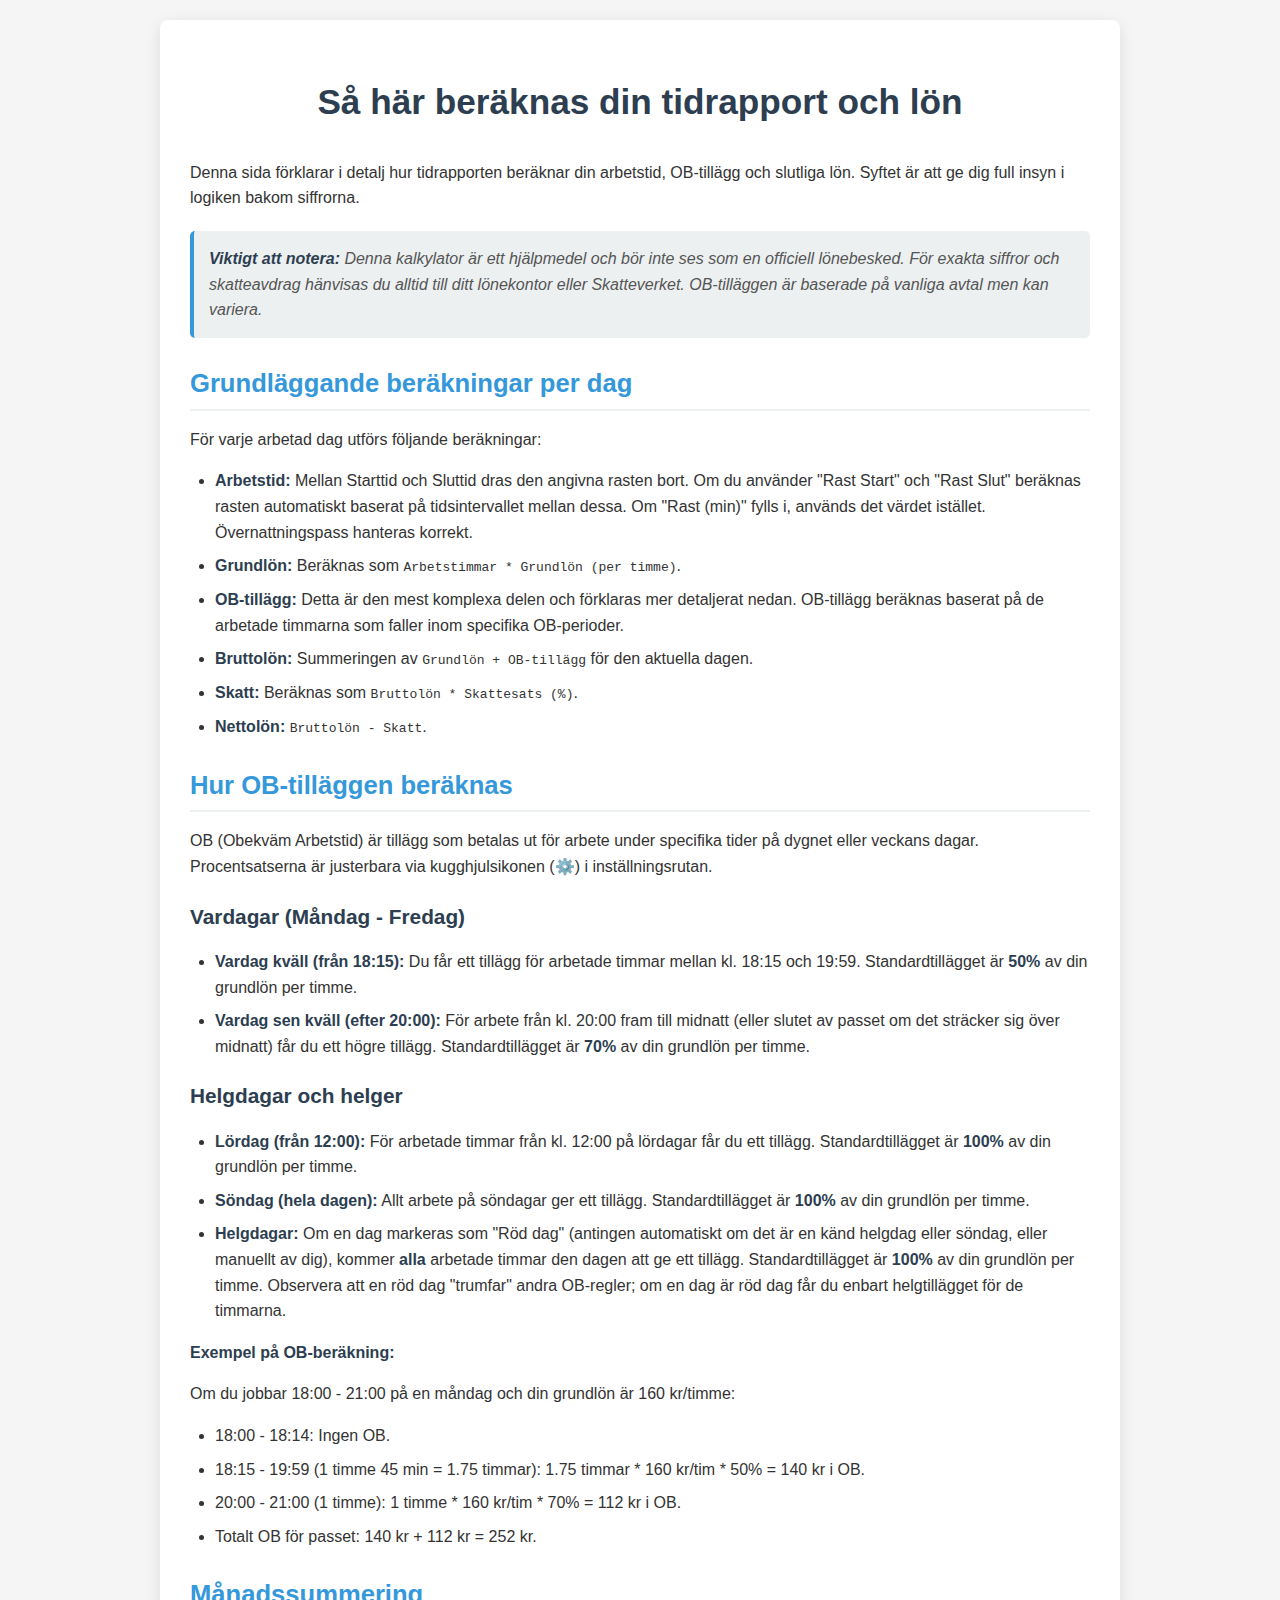
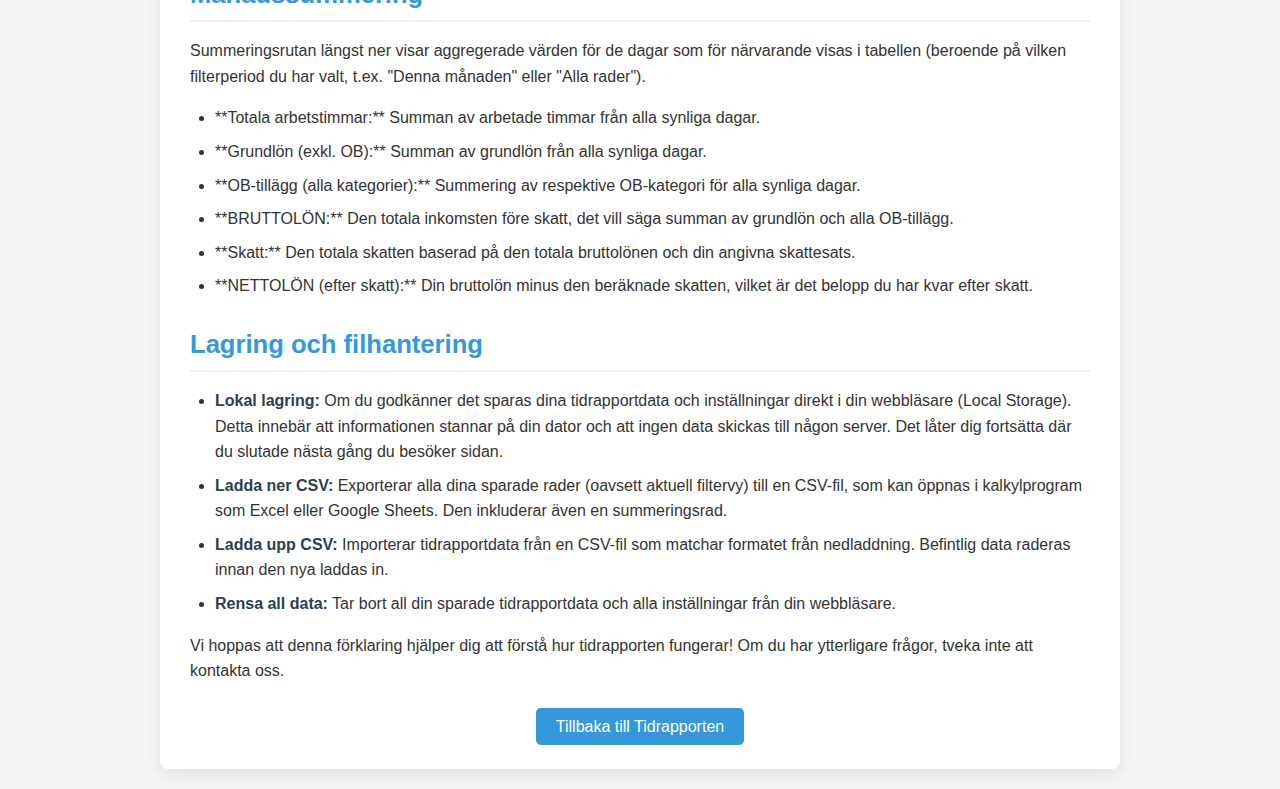
<file: hur_det_fungerar.html>
<!DOCTYPE html>
<html lang="sv">
<head>
    <meta charset="UTF-8">
    <meta name="viewport" content="width=device-width, initial-scale=1.0">
    <title>Så här beräknas din tidrapport - Tidrapport med Löneberäkning</title>
    <style>
        body {
            font-family: Arial, sans-serif;
            margin: 20px;
            background-color: #f5f5f5;
            color: #333;
            line-height: 1.6;
        }
        .container {
            max-width: 900px;
            margin: 20px auto;
            background: white;
            padding: 30px;
            border-radius: 8px;
            box-shadow: 0 4px 15px rgba(0,0,0,0.1);
        }
        h1 {
            color: #2c3e50;
            text-align: center;
            margin-bottom: 30px;
            font-size: 2.2em;
        }
        h2 {
            color: #3498db;
            margin-top: 25px;
            margin-bottom: 15px;
            font-size: 1.6em;
            border-bottom: 2px solid #ecf0f1;
            padding-bottom: 5px;
        }
        h3 {
            color: #2c3e50;
            margin-top: 20px;
            margin-bottom: 10px;
            font-size: 1.3em;
        }
        p {
            margin-bottom: 15px;
        }
        ul {
            margin-bottom: 15px;
            padding-left: 25px;
        }
        li {
            margin-bottom: 8px;
        }
        strong {
            color: #2c3e50;
        }
        .back-link {
            display: block;
            text-align: center;
            margin-top: 30px;
        }
        .back-link a {
            background: #3498db;
            color: white;
            padding: 10px 20px;
            border-radius: 5px;
            text-decoration: none;
            font-size: 1em;
            transition: background 0.3s ease;
        }
        .back-link a:hover {
            background: #2980b9;
        }
        table {
            width: 100%;
            border-collapse: collapse;
            margin-top: 15px;
            margin-bottom: 20px;
        }
        th, td {
            border: 1px solid #ddd;
            padding: 10px;
            text-align: left;
        }
        th {
            background-color: #f2f2f2;
            font-weight: bold;
            color: #555;
        }
        .note {
            background-color: #ecf0f1;
            border-left: 4px solid #3498db;
            padding: 15px;
            margin-top: 20px;
            border-radius: 5px;
            font-style: italic;
            color: #555;
        }
    </style>
</head>
<body>
    <div class="container">
        <h1>Så här beräknas din tidrapport och lön</h1>
        <p>Denna sida förklarar i detalj hur tidrapporten beräknar din arbetstid, OB-tillägg och slutliga lön. Syftet är att ge dig full insyn i logiken bakom siffrorna.</p>

        <div class="note">
            <strong>Viktigt att notera:</strong> Denna kalkylator är ett hjälpmedel och bör inte ses som en officiell lönebesked. För exakta siffror och skatteavdrag hänvisas du alltid till ditt lönekontor eller Skatteverket. OB-tilläggen är baserade på vanliga avtal men kan variera.
        </div>

        <h2>Grundläggande beräkningar per dag</h2>
        <p>För varje arbetad dag utförs följande beräkningar:</p>
        <ul>
            <li><strong>Arbetstid:</strong> Mellan Starttid och Sluttid dras den angivna rasten bort. Om du använder "Rast Start" och "Rast Slut" beräknas rasten automatiskt baserat på tidsintervallet mellan dessa. Om "Rast (min)" fylls i, används det värdet istället. Övernattningspass hanteras korrekt.</li>
            <li><strong>Grundlön:</strong> Beräknas som <code>Arbetstimmar * Grundlön (per timme)</code>.</li>
            <li><strong>OB-tillägg:</strong> Detta är den mest komplexa delen och förklaras mer detaljerat nedan. OB-tillägg beräknas baserat på de arbetade timmarna som faller inom specifika OB-perioder.</li>
            <li><strong>Bruttolön:</strong> Summeringen av <code>Grundlön + OB-tillägg</code> för den aktuella dagen.</li>
            <li><strong>Skatt:</strong> Beräknas som <code>Bruttolön * Skattesats (%)</code>.</li>
            <li><strong>Nettolön:</strong> <code>Bruttolön - Skatt</code>.</li>
        </ul>

        <h2>Hur OB-tilläggen beräknas</h2>
        <p>OB (Obekväm Arbetstid) är tillägg som betalas ut för arbete under specifika tider på dygnet eller veckans dagar. Procentsatserna är justerbara via kugghjulsikonen (⚙️) i inställningsrutan.</p>

        <h3>Vardagar (Måndag - Fredag)</h3>
        <ul>
            <li><strong>Vardag kväll (från 18:15):</strong> Du får ett tillägg för arbetade timmar mellan kl. 18:15 och 19:59. Standardtillägget är <strong>50%</strong> av din grundlön per timme.</li>
            <li><strong>Vardag sen kväll (efter 20:00):</strong> För arbete från kl. 20:00 fram till midnatt (eller slutet av passet om det sträcker sig över midnatt) får du ett högre tillägg. Standardtillägget är <strong>70%</strong> av din grundlön per timme.</li>
        </ul>

        <h3>Helgdagar och helger</h3>
        <ul>
            <li><strong>Lördag (från 12:00):</strong> För arbetade timmar från kl. 12:00 på lördagar får du ett tillägg. Standardtillägget är <strong>100%</strong> av din grundlön per timme.</li>
            <li><strong>Söndag (hela dagen):</strong> Allt arbete på söndagar ger ett tillägg. Standardtillägget är <strong>100%</strong> av din grundlön per timme.</li>
            <li><strong>Helgdagar:</strong> Om en dag markeras som "Röd dag" (antingen automatiskt om det är en känd helgdag eller söndag, eller manuellt av dig), kommer <strong>alla</strong> arbetade timmar den dagen att ge ett tillägg. Standardtillägget är <strong>100%</strong> av din grundlön per timme. Observera att en röd dag "trumfar" andra OB-regler; om en dag är röd dag får du enbart helgtillägget för de timmarna.</li>
        </ul>

        <p><strong>Exempel på OB-beräkning:</strong></p>
        <p>Om du jobbar 18:00 - 21:00 på en måndag och din grundlön är 160 kr/timme:</p>
        <ul>
            <li>18:00 - 18:14: Ingen OB.</li>
            <li>18:15 - 19:59 (1 timme 45 min = 1.75 timmar): 1.75 timmar * 160 kr/tim * 50% = 140 kr i OB.</li>
            <li>20:00 - 21:00 (1 timme): 1 timme * 160 kr/tim * 70% = 112 kr i OB.</li>
            <li>Totalt OB för passet: 140 kr + 112 kr = 252 kr.</li>
        </ul>

        <h2>Månadssummering</h2>
        <p>Summeringsrutan längst ner visar aggregerade värden för de dagar som för närvarande visas i tabellen (beroende på vilken filterperiod du har valt, t.ex. "Denna månaden" eller "Alla rader").</p>
        <ul>
            <li>**Totala arbetstimmar:** Summan av arbetade timmar från alla synliga dagar.</li>
            <li>**Grundlön (exkl. OB):** Summan av grundlön från alla synliga dagar.</li>
            <li>**OB-tillägg (alla kategorier):** Summering av respektive OB-kategori för alla synliga dagar.</li>
            <li>**BRUTTOLÖN:** Den totala inkomsten före skatt, det vill säga summan av grundlön och alla OB-tillägg.</li>
            <li>**Skatt:** Den totala skatten baserad på den totala bruttolönen och din angivna skattesats.</li>
            <li>**NETTOLÖN (efter skatt):** Din bruttolön minus den beräknade skatten, vilket är det belopp du har kvar efter skatt.</li>
        </ul>

        <h2>Lagring och filhantering</h2>
        <ul>
            <li><strong>Lokal lagring:</strong> Om du godkänner det sparas dina tidrapportdata och inställningar direkt i din webbläsare (Local Storage). Detta innebär att informationen stannar på din dator och att ingen data skickas till någon server. Det låter dig fortsätta där du slutade nästa gång du besöker sidan.</li>
            <li><strong>Ladda ner CSV:</strong> Exporterar alla dina sparade rader (oavsett aktuell filtervy) till en CSV-fil, som kan öppnas i kalkylprogram som Excel eller Google Sheets. Den inkluderar även en summeringsrad.</li>
            <li><strong>Ladda upp CSV:</strong> Importerar tidrapportdata från en CSV-fil som matchar formatet från nedladdning. Befintlig data raderas innan den nya laddas in.</li>
            <li><strong>Rensa all data:</strong> Tar bort all din sparade tidrapportdata och alla inställningar från din webbläsare.</li>
        </ul>

        <p>Vi hoppas att denna förklaring hjälper dig att förstå hur tidrapporten fungerar! Om du har ytterligare frågor, tveka inte att kontakta oss.</p>

        <div class="back-link">
            <a href="/test/calculatortest.html">Tillbaka till Tidrapporten</a>
        </div>
    </div>
</body>
</html>
</file>
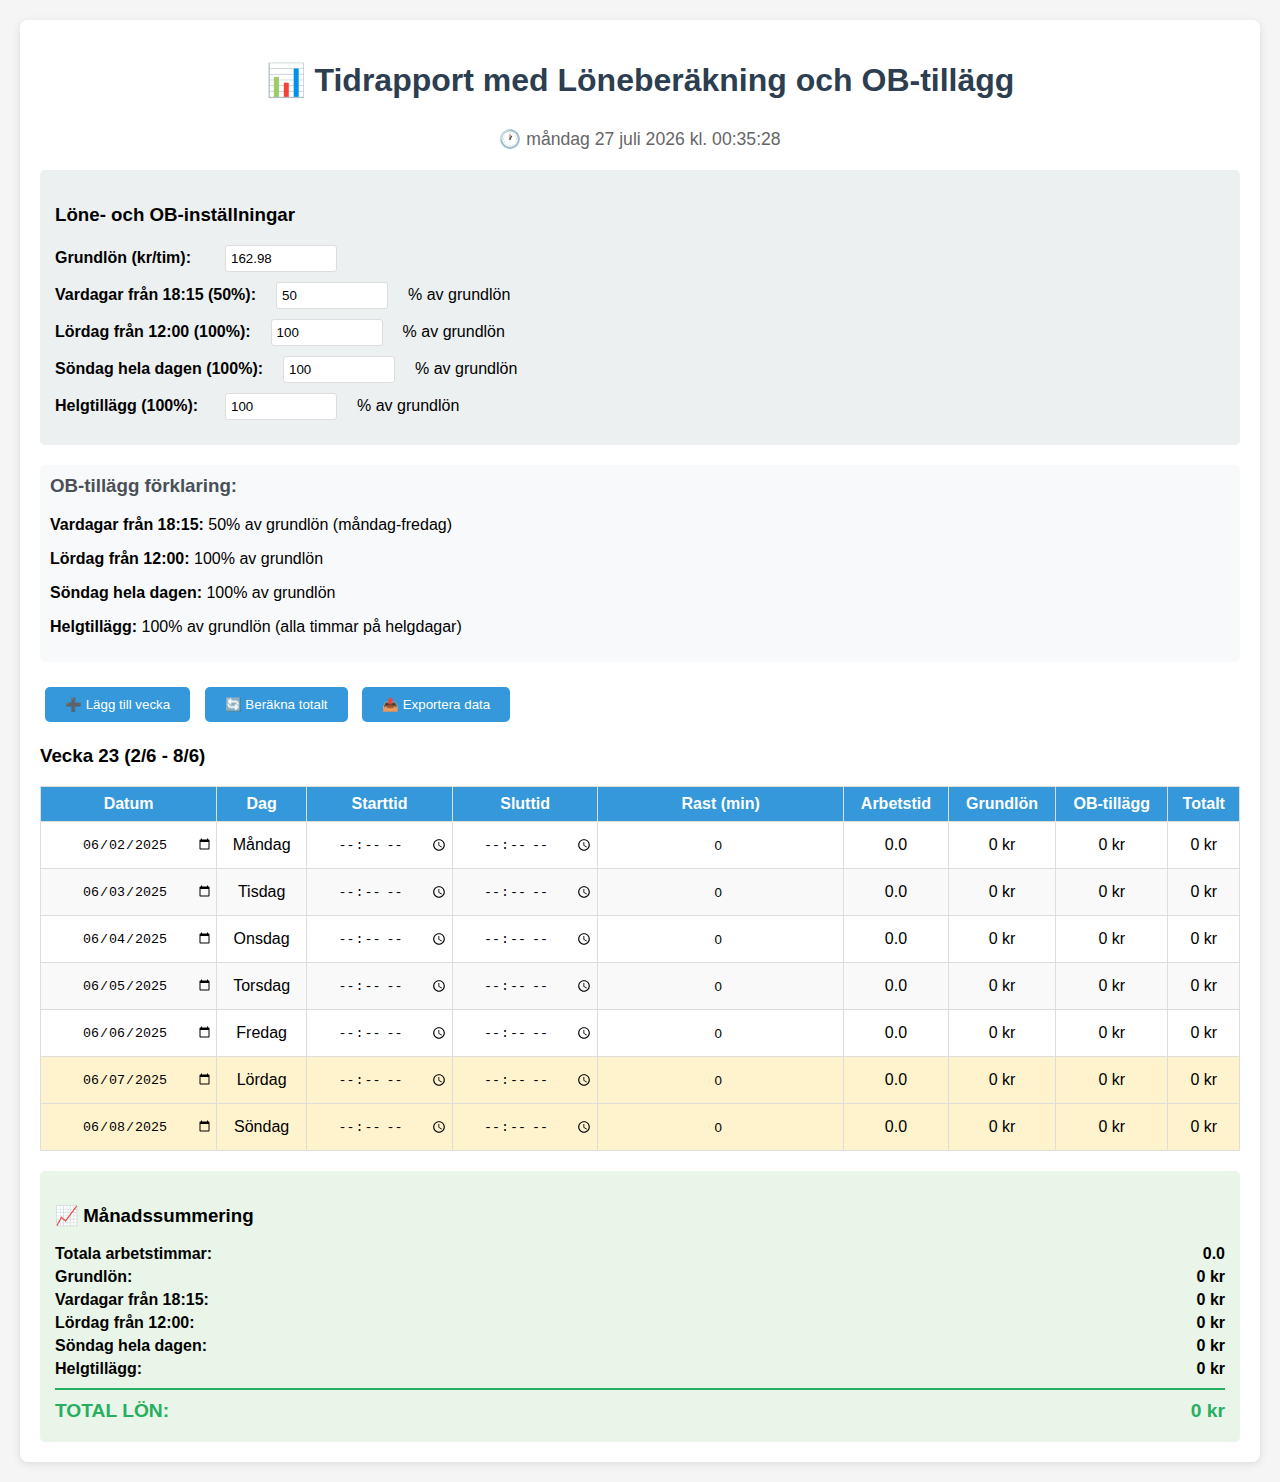
<file: timesheet_calculator (1).html>
<!DOCTYPE html>
<html lang="sv">
<head>
    <meta charset="UTF-8">
    <meta name="viewport" content="width=device-width, initial-scale=1.0">
    <title>Tidrapport med Löneberäkning</title>
    <style>
        body {
            font-family: Arial, sans-serif;
            margin: 20px;
            background-color: #f5f5f5;
        }
        .container {
            max-width: 1200px;
            margin: 0 auto;
            background: white;
            padding: 20px;
            border-radius: 8px;
            box-shadow: 0 2px 10px rgba(0,0,0,0.1);
        }
        h1 {
            color: #2c3e50;
            text-align: center;
            margin-bottom: 30px;
        }
        .settings-section {
            background: #ecf0f1;
            padding: 15px;
            border-radius: 5px;
            margin-bottom: 20px;
        }
        .settings-row {
            display: flex;
            gap: 20px;
            margin-bottom: 10px;
            align-items: center;
        }
        .settings-row label {
            min-width: 150px;
            font-weight: bold;
        }
        .settings-row input {
            padding: 5px;
            border: 1px solid #ddd;
            border-radius: 3px;
            width: 100px;
        }
        table {
            width: 100%;
            border-collapse: collapse;
            margin-bottom: 20px;
        }
        th, td {
            border: 1px solid #ddd;
            padding: 8px;
            text-align: center;
        }
        th {
            background-color: #3498db;
            color: white;
            font-weight: bold;
        }
        tr:nth-child(even) {
            background-color: #f9f9f9;
        }
        .input-field {
            width: 100%;
            padding: 5px;
            border: none;
            background: transparent;
            text-align: center;
        }
        .weekend {
            background-color: #fff3cd !important;
        }
        .summary {
            background: #e8f5e8;
            padding: 15px;
            border-radius: 5px;
            margin-top: 20px;
        }
        .summary-row {
            display: flex;
            justify-content: space-between;
            margin-bottom: 5px;
            font-weight: bold;
        }
        .total {
            font-size: 1.2em;
            color: #27ae60;
            border-top: 2px solid #27ae60;
            padding-top: 10px;
            margin-top: 10px;
        }
        .ob-legend {
            background: #f8f9fa;
            padding: 10px;
            border-radius: 5px;
            margin-bottom: 20px;
        }
        .ob-legend h3 {
            margin-top: 0;
            color: #495057;
        }
        .btn {
            background: #3498db;
            color: white;
            padding: 10px 20px;
            border: none;
            border-radius: 5px;
            cursor: pointer;
            margin: 5px;
        }
        .btn:hover {
            background: #2980b9;
        }
    </style>
</head>
<body>
    <div class="container">
        <h1>📊 Tidrapport med Löneberäkning och OB-tillägg</h1>
        <div style="text-align: center; margin-bottom: 20px; font-size: 1.1em; color: #666;">
            <span id="currentTime"></span>
        </div>
        
        <div class="settings-section">
            <h3>Löne- och OB-inställningar</h3>
            <div class="settings-row">
                <label>Grundlön (kr/tim):</label>
                <input type="number" id="basePay" value="162.98" step="0.01">
            </div>
            <div class="settings-row">
                <label>Vardagar från 18:15 (50%):</label>
                <input type="number" id="eveningRate" value="50" step="0.01"> % av grundlön
            </div>
            <div class="settings-row">
                <label>Lördag från 12:00 (100%):</label>
                <input type="number" id="saturdayRate" value="100" step="0.01"> % av grundlön
            </div>
            <div class="settings-row">
                <label>Söndag hela dagen (100%):</label>
                <input type="number" id="sundayRate" value="100" step="0.01"> % av grundlön
            </div>
            <div class="settings-row">
                <label>Helgtillägg (100%):</label>
                <input type="number" id="holidayRate" value="100" step="0.01"> % av grundlön
            </div>
        </div>

        <div class="ob-legend">
            <h3>OB-tillägg förklaring:</h3>
            <p><strong>Vardagar från 18:15:</strong> 50% av grundlön (måndag-fredag)</p>
            <p><strong>Lördag från 12:00:</strong> 100% av grundlön</p>
            <p><strong>Söndag hela dagen:</strong> 100% av grundlön</p>
            <p><strong>Helgtillägg:</strong> 100% av grundlön (alla timmar på helgdagar)</p>
        </div>

        <button class="btn" onclick="addWeek()">➕ Lägg till vecka</button>
        <button class="btn" onclick="calculateAll()">🔄 Beräkna totalt</button>
        <button class="btn" onclick="exportData()">📤 Exportera data</button>

        <div id="weeksContainer"></div>

        <div class="summary">
            <h3>📈 Månadssummering</h3>
            <div class="summary-row">
                <span>Totala arbetstimmar:</span>
                <span id="totalHours">0.0</span>
            </div>
            <div class="summary-row">
                <span>Grundlön:</span>
                <span id="totalBasePay">0 kr</span>
            </div>
            <div class="summary-row">
                <span>Vardagar från 18:15:</span>
                <span id="totalEveningPay">0 kr</span>
            </div>
            <div class="summary-row">
                <span>Lördag från 12:00:</span>
                <span id="totalSaturdayPay">0 kr</span>
            </div>
            <div class="summary-row">
                <span>Söndag hela dagen:</span>
                <span id="totalSundayPay">0 kr</span>
            </div>
            <div class="summary-row">
                <span>Helgtillägg:</span>
                <span id="totalHolidayPay">0 kr</span>
            </div>
            <div class="summary-row total">
                <span>TOTAL LÖN:</span>
                <span id="grandTotal">0 kr</span>
            </div>
        </div>
    </div>

    <script>
        let weekCounter = 0;
        const holidays = ['2025-01-01', '2025-01-06', '2025-04-18', '2025-04-21', '2025-05-01', '2025-05-29', '2025-06-06', '2025-06-19', '2025-12-24', '2025-12-25', '2025-12-26']; // Svenska helgdagar 2025

        function getWeekDates(weekNum) {
            const startDate = new Date('2025-06-02');
            const monday = new Date(startDate);
            monday.setDate(startDate.getDate() + (weekNum - 1) * 7);
            
            const sunday = new Date(monday);
            sunday.setDate(monday.getDate() + 6);
            
            const formatDate = (date) => {
                return `${date.getDate()}/${date.getMonth() + 1}`;
            };
            
            return `${formatDate(monday)} - ${formatDate(sunday)}`;
        }

        function addWeek() {
            weekCounter++;
            const container = document.getElementById('weeksContainer');
            
            const weekDiv = document.createElement('div');
            weekDiv.innerHTML = `
                <h3>Vecka ${weekCounter + 22} (${getWeekDates(weekCounter)})</h3>
                <table id="week${weekCounter}">
                    <thead>
                        <tr>
                            <th>Datum</th>
                            <th>Dag</th>
                            <th>Starttid</th>
                            <th>Sluttid</th>
                            <th>Rast (min)</th>
                            <th>Arbetstid</th>
                            <th>Grundlön</th>
                            <th>OB-tillägg</th>
                            <th>Totalt</th>
                        </tr>
                    </thead>
                    <tbody>
                        ${generateWeekRows(weekCounter)}
                    </tbody>
                </table>
            `;
            container.appendChild(weekDiv);
            
            // Auto-fill dates for current week
            fillCurrentWeekDates(weekCounter);
        }

        function generateWeekRows(weekNum) {
            const days = ['Måndag', 'Tisdag', 'Onsdag', 'Torsdag', 'Fredag', 'Lördag', 'Söndag'];
            let html = '';
            
            for (let i = 0; i < 7; i++) {
                const isWeekend = i >= 5;
                html += `
                    <tr class="${isWeekend ? 'weekend' : ''}">
                        <td><input type="date" class="input-field" id="date_${weekNum}_${i}" onchange="updateDayName(${weekNum}, ${i})"></td>
                        <td id="dayName_${weekNum}_${i}">${days[i]}</td>
                        <td><input type="time" class="input-field" id="start_${weekNum}_${i}" onchange="calculateRow(${weekNum}, ${i})"></td>
                        <td><input type="time" class="input-field" id="end_${weekNum}_${i}" onchange="calculateRow(${weekNum}, ${i})"></td>
                        <td><input type="number" class="input-field" id="break_${weekNum}_${i}" value="0" min="0" onchange="calculateRow(${weekNum}, ${i})"></td>
                        <td id="hours_${weekNum}_${i}">0.0</td>
                        <td id="basePay_${weekNum}_${i}">0 kr</td>
                        <td id="obPay_${weekNum}_${i}">0 kr</td>
                        <td id="total_${weekNum}_${i}">0 kr</td>
                    </tr>
                `;
            }
            return html;
        }

        function fillCurrentWeekDates(weekNum) {
            // Start from June 2, 2025 (Monday of week 23)
            const startDate = new Date('2025-06-02'); // Monday, June 2, 2025
            const monday = new Date(startDate);
            monday.setDate(startDate.getDate() + (weekNum - 1) * 7);
            
            for (let i = 0; i < 7; i++) {
                const date = new Date(monday);
                date.setDate(monday.getDate() + i);
                const dateStr = date.toISOString().split('T')[0];
                document.getElementById(`date_${weekNum}_${i}`).value = dateStr;
                updateDayName(weekNum, i);
            }
        }

        function updateDayName(weekNum, dayIndex) {
            const dateInput = document.getElementById(`date_${weekNum}_${dayIndex}`);
            const dayNameCell = document.getElementById(`dayName_${weekNum}_${dayIndex}`);
            
            if (dateInput.value) {
                const date = new Date(dateInput.value);
                const days = ['Söndag', 'Måndag', 'Tisdag', 'Onsdag', 'Torsdag', 'Fredag', 'Lördag'];
                dayNameCell.textContent = days[date.getDay()];
                
                // Update row styling based on day
                const row = dateInput.closest('tr');
                if (date.getDay() === 0 || date.getDay() === 6) {
                    row.classList.add('weekend');
                } else {
                    row.classList.remove('weekend');
                }
                
                calculateRow(weekNum, dayIndex);
            }
        }

        function timeToMinutes(timeStr) {
            if (!timeStr) return 0;
            const [hours, minutes] = timeStr.split(':').map(Number);
            return hours * 60 + minutes;
        }

        function minutesToHours(minutes) {
            return minutes / 60;
        }

        function calculateOB(startTime, endTime, date, workMinutes) {
            const dateObj = new Date(date);
            const dayOfWeek = dateObj.getDay(); // 0=söndag, 1=måndag, ..., 6=lördag
            const isHoliday = holidays.includes(date);
            
            let eveningMinutes = 0; // Vardagar från 18:15
            let saturdayMinutes = 0; // Lördag från 12:00
            let sundayMinutes = 0; // Söndag hela dagen
            let holidayMinutes = 0; // Helgdagar hela dagen

            // If it's a holiday, all work time gets holiday rate
            if (isHoliday) {
                holidayMinutes = workMinutes;
                return {
                    evening: eveningMinutes,
                    saturday: saturdayMinutes,
                    sunday: sundayMinutes,
                    holiday: holidayMinutes
                };
            }

            // If it's Sunday, all work time gets Sunday rate (100%)
            if (dayOfWeek === 0) {
                sundayMinutes = workMinutes;
                return {
                    evening: eveningMinutes,
                    saturday: saturdayMinutes,
                    sunday: sundayMinutes,
                    holiday: holidayMinutes
                };
            }

            // If it's Saturday, calculate from 12:00 (100%)
            if (dayOfWeek === 6) {
                const saturdayStart = 12 * 60; // 12:00 in minutes
                
                if (startTime + workMinutes > saturdayStart) {
                    const obStart = Math.max(startTime, saturdayStart);
                    const obEnd = startTime + workMinutes;
                    saturdayMinutes = Math.max(0, obEnd - obStart);
                }
                
                return {
                    evening: eveningMinutes,
                    saturday: saturdayMinutes,
                    sunday: sundayMinutes,
                    holiday: holidayMinutes
                };
            }

            // Weekdays (Monday-Friday): 50% from 18:15
            if (dayOfWeek >= 1 && dayOfWeek <= 5) {
                const eveningStart = 18 * 60 + 15; // 18:15 in minutes
                
                if (startTime + workMinutes > eveningStart) {
                    const obStart = Math.max(startTime, eveningStart);
                    const obEnd = startTime + workMinutes;
                    eveningMinutes = Math.max(0, obEnd - obStart);
                }
            }

            return {
                evening: eveningMinutes,
                saturday: saturdayMinutes,
                sunday: sundayMinutes,
                holiday: holidayMinutes
            };
        }

        function calculateRow(weekNum, dayIndex) {
            const startInput = document.getElementById(`start_${weekNum}_${dayIndex}`);
            const endInput = document.getElementById(`end_${weekNum}_${dayIndex}`);
            const breakInput = document.getElementById(`break_${weekNum}_${dayIndex}`);
            const dateInput = document.getElementById(`date_${weekNum}_${dayIndex}`);

            if (!startInput.value || !endInput.value || !dateInput.value) return;

            const startMinutes = timeToMinutes(startInput.value);
            const endMinutes = timeToMinutes(endInput.value);
            const breakMinutes = parseInt(breakInput.value) || 0;
            
            let workMinutes = endMinutes - startMinutes - breakMinutes;
            
            // Handle overnight shifts
            if (endMinutes <= startMinutes) {
                workMinutes = (24 * 60 - startMinutes) + endMinutes - breakMinutes;
            }

            const workHours = minutesToHours(workMinutes);
            
            // Get rates
            const basePay = parseFloat(document.getElementById('basePay').value);
            const eveningRate = parseFloat(document.getElementById('eveningRate').value) / 100; // Convert % to decimal
            const saturdayRate = parseFloat(document.getElementById('saturdayRate').value) / 100;
            const sundayRate = parseFloat(document.getElementById('sundayRate').value) / 100;
            const holidayRate = parseFloat(document.getElementById('holidayRate').value) / 100;

            // Calculate OB
            const ob = calculateOB(startMinutes, startMinutes + workMinutes, dateInput.value, workMinutes);
            
            // Calculate pay
            const basePayAmount = workHours * basePay;
            const eveningPayAmount = minutesToHours(ob.evening) * basePay * eveningRate;
            const saturdayPayAmount = minutesToHours(ob.saturday) * basePay * saturdayRate;
            const sundayPayAmount = minutesToHours(ob.sunday) * basePay * sundayRate;
            const holidayPayAmount = minutesToHours(ob.holiday) * basePay * holidayRate;
            
            const obTotal = eveningPayAmount + saturdayPayAmount + sundayPayAmount + holidayPayAmount;
            const totalPay = basePayAmount + obTotal;

            // Update display
            document.getElementById(`hours_${weekNum}_${dayIndex}`).textContent = workHours.toFixed(1);
            document.getElementById(`basePay_${weekNum}_${dayIndex}`).textContent = Math.round(basePayAmount) + ' kr';
            document.getElementById(`obPay_${weekNum}_${dayIndex}`).textContent = Math.round(obTotal) + ' kr';
            document.getElementById(`total_${weekNum}_${dayIndex}`).textContent = Math.round(totalPay) + ' kr';
        }

        function calculateAll() {
            let totalHours = 0;
            let totalBasePay = 0;
            let totalEveningPay = 0;
            let totalSaturdayPay = 0;
            let totalSundayPay = 0;
            let totalHolidayPay = 0;

            for (let week = 1; week <= weekCounter; week++) {
                for (let day = 0; day < 7; day++) {
                    const startInput = document.getElementById(`start_${week}_${day}`);
                    const endInput = document.getElementById(`end_${week}_${day}`);
                    const breakInput = document.getElementById(`break_${week}_${day}`);
                    const dateInput = document.getElementById(`date_${week}_${day}`);

                    if (!startInput?.value || !endInput?.value || !dateInput?.value) continue;

                    const startMinutes = timeToMinutes(startInput.value);
                    const endMinutes = timeToMinutes(endInput.value);
                    const breakMinutes = parseInt(breakInput.value) || 0;
                    
                    let workMinutes = endMinutes - startMinutes - breakMinutes;
                    if (endMinutes <= startMinutes) {
                        workMinutes = (24 * 60 - startMinutes) + endMinutes - breakMinutes;
                    }

                    const workHours = minutesToHours(workMinutes);
                    totalHours += workHours;

                    // Get rates
                    const basePay = parseFloat(document.getElementById('basePay').value);
                    const eveningRate = parseFloat(document.getElementById('eveningRate').value) / 100;
                    const saturdayRate = parseFloat(document.getElementById('saturdayRate').value) / 100;
                    const sundayRate = parseFloat(document.getElementById('sundayRate').value) / 100;
                    const holidayRate = parseFloat(document.getElementById('holidayRate').value) / 100;

                    // Calculate pay
                    totalBasePay += workHours * basePay;

                    // Calculate OB
                    const ob = calculateOB(startMinutes, startMinutes + workMinutes, dateInput.value, workMinutes);
                    totalEveningPay += minutesToHours(ob.evening) * basePay * eveningRate;
                    totalSaturdayPay += minutesToHours(ob.saturday) * basePay * saturdayRate;
                    totalSundayPay += minutesToHours(ob.sunday) * basePay * sundayRate;
                    totalHolidayPay += minutesToHours(ob.holiday) * basePay * holidayRate;
                }
            }

            // Update summary
            document.getElementById('totalHours').textContent = totalHours.toFixed(1);
            document.getElementById('totalBasePay').textContent = Math.round(totalBasePay) + ' kr';
            document.getElementById('totalEveningPay').textContent = Math.round(totalEveningPay) + ' kr';
            document.getElementById('totalSaturdayPay').textContent = Math.round(totalSaturdayPay) + ' kr';
            document.getElementById('totalSundayPay').textContent = Math.round(totalSundayPay) + ' kr';
            document.getElementById('totalHolidayPay').textContent = Math.round(totalHolidayPay) + ' kr';
            document.getElementById('grandTotal').textContent = Math.round(totalBasePay + totalEveningPay + totalSaturdayPay + totalSundayPay + totalHolidayPay) + ' kr';
        }

        function exportData() {
            let csv = 'Datum,Dag,Starttid,Sluttid,Rast (min),Arbetstid,Grundlön,OB-tillägg,Totalt\n';
            
            for (let week = 1; week <= weekCounter; week++) {
                for (let day = 0; day < 7; day++) {
                    const dateInput = document.getElementById(`date_${week}_${day}`);
                    const dayName = document.getElementById(`dayName_${week}_${day}`)?.textContent || '';
                    const startInput = document.getElementById(`start_${week}_${day}`);
                    const endInput = document.getElementById(`end_${week}_${day}`);
                    const breakInput = document.getElementById(`break_${week}_${day}`);
                    const hours = document.getElementById(`hours_${week}_${day}`)?.textContent || '0.0';
                    const basePay = document.getElementById(`basePay_${week}_${day}`)?.textContent || '0 kr';
                    const obPay = document.getElementById(`obPay_${week}_${day}`)?.textContent || '0 kr';
                    const total = document.getElementById(`total_${week}_${day}`)?.textContent || '0 kr';

                    if (dateInput?.value) {
                        csv += `${dateInput.value},${dayName},${startInput?.value || ''},${endInput?.value || ''},${breakInput?.value || '0'},${hours},${basePay},${obPay},${total}\n`;
                    }
                }
            }

            const blob = new Blob([csv], { type: 'text/csv' });
            const url = window.URL.createObjectURL(blob);
            const a = document.createElement('a');
            a.href = url;
            a.download = 'tidrapport.csv';
            a.click();
            window.URL.revokeObjectURL(url);
        }

        // Add event listeners to settings inputs
        document.getElementById('basePay').addEventListener('input', calculateAll);
        document.getElementById('eveningRate').addEventListener('input', calculateAll);
        document.getElementById('saturdayRate').addEventListener('input', calculateAll);
        document.getElementById('sundayRate').addEventListener('input', calculateAll);
        document.getElementById('holidayRate').addEventListener('input', calculateAll);

        // Update clock every second
        function updateClock() {
            const now = new Date();
            const options = {
                timeZone: 'Europe/Stockholm',
                year: 'numeric',
                month: 'long',
                day: 'numeric',
                hour: '2-digit',
                minute: '2-digit',
                second: '2-digit',
                weekday: 'long'
            };
            
            const formatter = new Intl.DateTimeFormat('sv-SE', options);
            const timeString = formatter.format(now);
            
            document.getElementById('currentTime').textContent = `🕐 ${timeString}`;
        }
        
        updateClock();
        setInterval(updateClock, 1000);

        // Add first week automatically
        addWeek();
    </script>
</body>
</html>
</file>
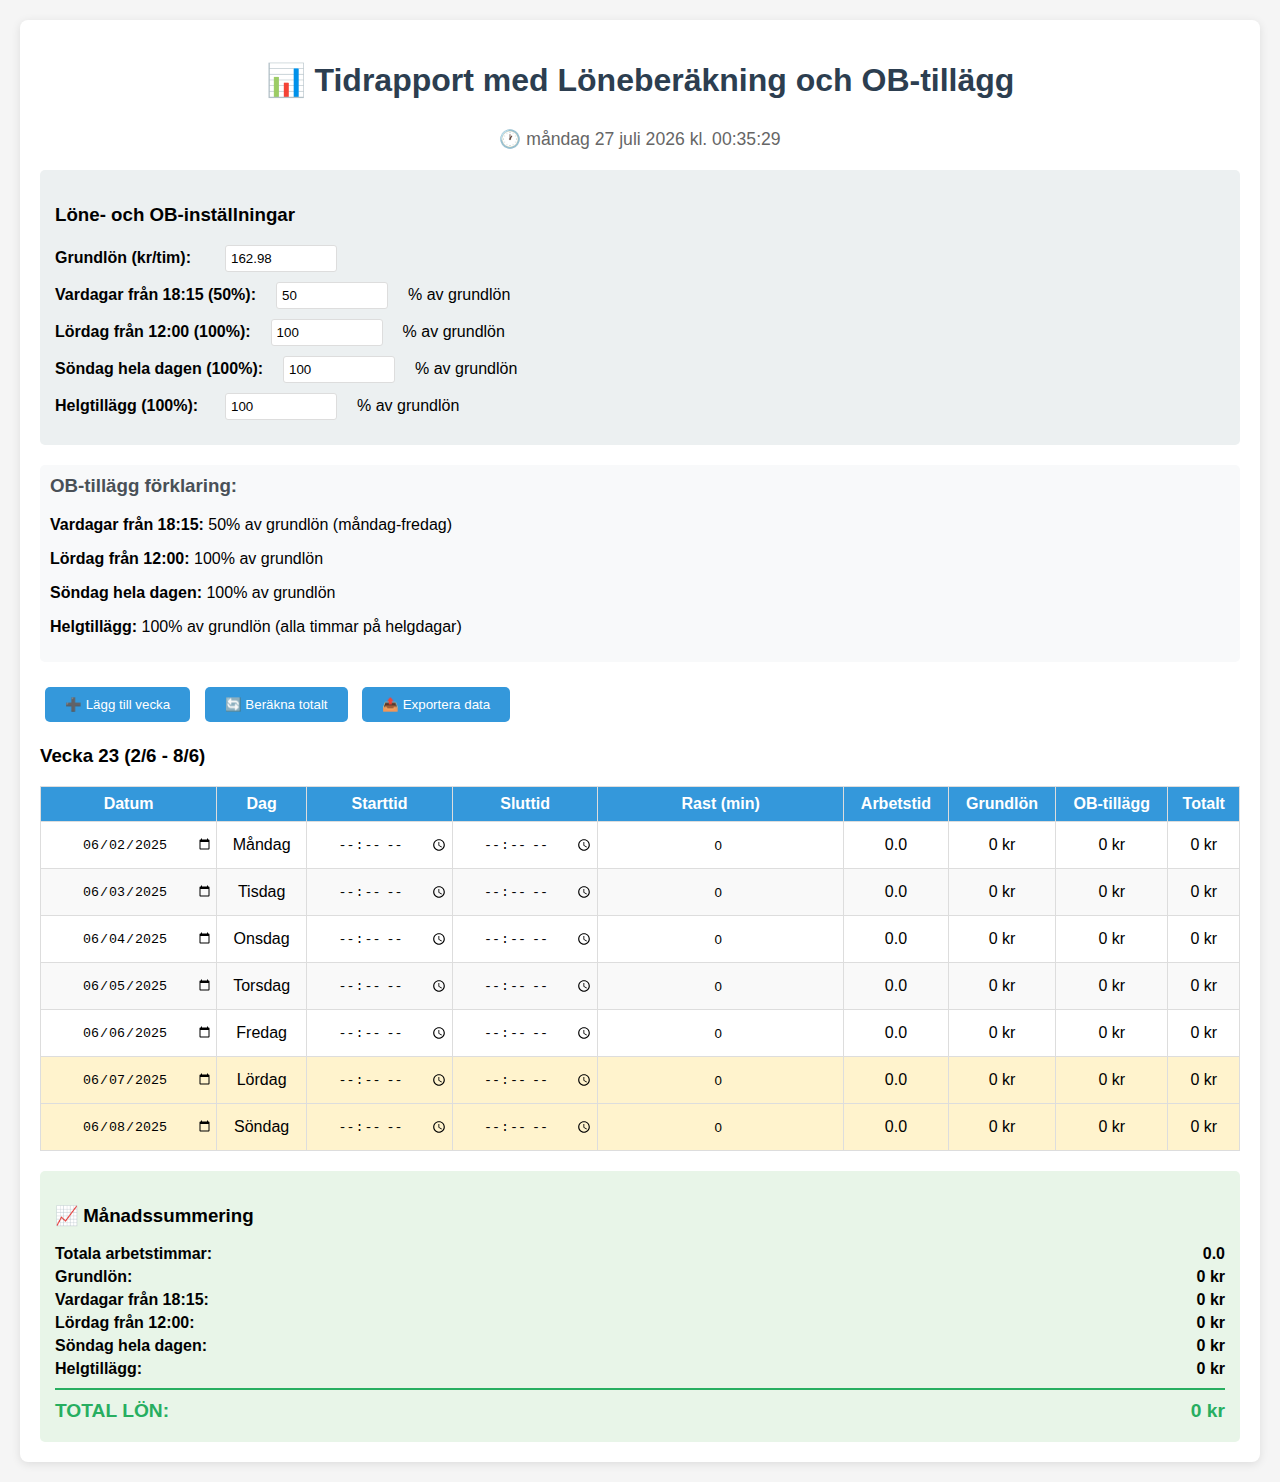
<file: timesheet_calculator.html>
<!DOCTYPE html>
<html lang="sv">
<head>
    <meta charset="UTF-8">
    <meta name="viewport" content="width=device-width, initial-scale=1.0">
    <title>Tidrapport med Löneberäkning</title>
    <style>
        body {
            font-family: Arial, sans-serif;
            margin: 20px;
            background-color: #f5f5f5;
        }
        .container {
            max-width: 1200px;
            margin: 0 auto;
            background: white;
            padding: 20px;
            border-radius: 8px;
            box-shadow: 0 2px 10px rgba(0,0,0,0.1);
        }
        h1 {
            color: #2c3e50;
            text-align: center;
            margin-bottom: 30px;
        }
        .settings-section {
            background: #ecf0f1;
            padding: 15px;
            border-radius: 5px;
            margin-bottom: 20px;
        }
        .settings-row {
            display: flex;
            gap: 20px;
            margin-bottom: 10px;
            align-items: center;
        }
        .settings-row label {
            min-width: 150px;
            font-weight: bold;
        }
        .settings-row input {
            padding: 5px;
            border: 1px solid #ddd;
            border-radius: 3px;
            width: 100px;
        }
        table {
            width: 100%;
            border-collapse: collapse;
            margin-bottom: 20px;
        }
        th, td {
            border: 1px solid #ddd;
            padding: 8px;
            text-align: center;
        }
        th {
            background-color: #3498db;
            color: white;
            font-weight: bold;
        }
        tr:nth-child(even) {
            background-color: #f9f9f9;
        }
        .input-field {
            width: 100%;
            padding: 5px;
            border: none;
            background: transparent;
            text-align: center;
        }
        .weekend {
            background-color: #fff3cd !important;
        }
        .summary {
            background: #e8f5e8;
            padding: 15px;
            border-radius: 5px;
            margin-top: 20px;
        }
        .summary-row {
            display: flex;
            justify-content: space-between;
            margin-bottom: 5px;
            font-weight: bold;
        }
        .total {
            font-size: 1.2em;
            color: #27ae60;
            border-top: 2px solid #27ae60;
            padding-top: 10px;
            margin-top: 10px;
        }
        .ob-legend {
            background: #f8f9fa;
            padding: 10px;
            border-radius: 5px;
            margin-bottom: 20px;
        }
        .ob-legend h3 {
            margin-top: 0;
            color: #495057;
        }
        .btn {
            background: #3498db;
            color: white;
            padding: 10px 20px;
            border: none;
            border-radius: 5px;
            cursor: pointer;
            margin: 5px;
        }
        .btn:hover {
            background: #2980b9;
        }
    </style>
</head>
<body>
    <div class="container">
        <h1>📊 Tidrapport med Löneberäkning och OB-tillägg</h1>
        <div style="text-align: center; margin-bottom: 20px; font-size: 1.1em; color: #666;">
            <span id="currentTime"></span>
        </div>
        
        <div class="settings-section">
            <h3>Löne- och OB-inställningar</h3>
            <div class="settings-row">
                <label>Grundlön (kr/tim):</label>
                <input type="number" id="basePay" value="162.98" step="0.01">
            </div>
            <div class="settings-row">
                <label>Vardagar från 18:15 (50%):</label>
                <input type="number" id="eveningRate" value="50" step="0.01"> % av grundlön
            </div>
            <div class="settings-row">
                <label>Lördag från 12:00 (100%):</label>
                <input type="number" id="saturdayRate" value="100" step="0.01"> % av grundlön
            </div>
            <div class="settings-row">
                <label>Söndag hela dagen (100%):</label>
                <input type="number" id="sundayRate" value="100" step="0.01"> % av grundlön
            </div>
            <div class="settings-row">
                <label>Helgtillägg (100%):</label>
                <input type="number" id="holidayRate" value="100" step="0.01"> % av grundlön
            </div>
        </div>

        <div class="ob-legend">
            <h3>OB-tillägg förklaring:</h3>
            <p><strong>Vardagar från 18:15:</strong> 50% av grundlön (måndag-fredag)</p>
            <p><strong>Lördag från 12:00:</strong> 100% av grundlön</p>
            <p><strong>Söndag hela dagen:</strong> 100% av grundlön</p>
            <p><strong>Helgtillägg:</strong> 100% av grundlön (alla timmar på helgdagar)</p>
        </div>

        <button class="btn" onclick="addWeek()">➕ Lägg till vecka</button>
        <button class="btn" onclick="calculateAll()">🔄 Beräkna totalt</button>
        <button class="btn" onclick="exportData()">📤 Exportera data</button>

        <div id="weeksContainer"></div>

        <div class="summary">
            <h3>📈 Månadssummering</h3>
            <div class="summary-row">
                <span>Totala arbetstimmar:</span>
                <span id="totalHours">0.0</span>
            </div>
            <div class="summary-row">
                <span>Grundlön:</span>
                <span id="totalBasePay">0 kr</span>
            </div>
            <div class="summary-row">
                <span>Vardagar från 18:15:</span>
                <span id="totalEveningPay">0 kr</span>
            </div>
            <div class="summary-row">
                <span>Lördag från 12:00:</span>
                <span id="totalSaturdayPay">0 kr</span>
            </div>
            <div class="summary-row">
                <span>Söndag hela dagen:</span>
                <span id="totalSundayPay">0 kr</span>
            </div>
            <div class="summary-row">
                <span>Helgtillägg:</span>
                <span id="totalHolidayPay">0 kr</span>
            </div>
            <div class="summary-row total">
                <span>TOTAL LÖN:</span>
                <span id="grandTotal">0 kr</span>
            </div>
        </div>
    </div>

    <script>
        let weekCounter = 0;
        const holidays = ['2025-01-01', '2025-01-06', '2025-04-18', '2025-04-21', '2025-05-01', '2025-05-29', '2025-06-06', '2025-06-19', '2025-12-24', '2025-12-25', '2025-12-26']; // Svenska helgdagar 2025

        function getWeekDates(weekNum) {
            const startDate = new Date('2025-06-02');
            const monday = new Date(startDate);
            monday.setDate(startDate.getDate() + (weekNum - 1) * 7);
            
            const sunday = new Date(monday);
            sunday.setDate(monday.getDate() + 6);
            
            const formatDate = (date) => {
                return `${date.getDate()}/${date.getMonth() + 1}`;
            };
            
            return `${formatDate(monday)} - ${formatDate(sunday)}`;
        }

        function addWeek() {
            weekCounter++;
            const container = document.getElementById('weeksContainer');
            
            const weekDiv = document.createElement('div');
            weekDiv.innerHTML = `
                <h3>Vecka ${weekCounter + 22} (${getWeekDates(weekCounter)})</h3>
                <table id="week${weekCounter}">
                    <thead>
                        <tr>
                            <th>Datum</th>
                            <th>Dag</th>
                            <th>Starttid</th>
                            <th>Sluttid</th>
                            <th>Rast (min)</th>
                            <th>Arbetstid</th>
                            <th>Grundlön</th>
                            <th>OB-tillägg</th>
                            <th>Totalt</th>
                        </tr>
                    </thead>
                    <tbody>
                        ${generateWeekRows(weekCounter)}
                    </tbody>
                </table>
            `;
            container.appendChild(weekDiv);
            
            // Auto-fill dates for current week
            fillCurrentWeekDates(weekCounter);
        }

        function generateWeekRows(weekNum) {
            const days = ['Måndag', 'Tisdag', 'Onsdag', 'Torsdag', 'Fredag', 'Lördag', 'Söndag'];
            let html = '';
            
            for (let i = 0; i < 7; i++) {
                const isWeekend = i >= 5;
                html += `
                    <tr class="${isWeekend ? 'weekend' : ''}">
                        <td><input type="date" class="input-field" id="date_${weekNum}_${i}" onchange="updateDayName(${weekNum}, ${i})"></td>
                        <td id="dayName_${weekNum}_${i}">${days[i]}</td>
                        <td><input type="time" class="input-field" id="start_${weekNum}_${i}" onchange="calculateRow(${weekNum}, ${i})"></td>
                        <td><input type="time" class="input-field" id="end_${weekNum}_${i}" onchange="calculateRow(${weekNum}, ${i})"></td>
                        <td><input type="number" class="input-field" id="break_${weekNum}_${i}" value="0" min="0" onchange="calculateRow(${weekNum}, ${i})"></td>
                        <td id="hours_${weekNum}_${i}">0.0</td>
                        <td id="basePay_${weekNum}_${i}">0 kr</td>
                        <td id="obPay_${weekNum}_${i}">0 kr</td>
                        <td id="total_${weekNum}_${i}">0 kr</td>
                    </tr>
                `;
            }
            return html;
        }

        function fillCurrentWeekDates(weekNum) {
            // Start from June 2, 2025 (Monday of week 23)
            const startDate = new Date('2025-06-02'); // Monday, June 2, 2025
            const monday = new Date(startDate);
            monday.setDate(startDate.getDate() + (weekNum - 1) * 7);
            
            for (let i = 0; i < 7; i++) {
                const date = new Date(monday);
                date.setDate(monday.getDate() + i);
                const dateStr = date.toISOString().split('T')[0];
                document.getElementById(`date_${weekNum}_${i}`).value = dateStr;
                updateDayName(weekNum, i);
            }
        }

        function updateDayName(weekNum, dayIndex) {
            const dateInput = document.getElementById(`date_${weekNum}_${dayIndex}`);
            const dayNameCell = document.getElementById(`dayName_${weekNum}_${dayIndex}`);
            
            if (dateInput.value) {
                const date = new Date(dateInput.value);
                const days = ['Söndag', 'Måndag', 'Tisdag', 'Onsdag', 'Torsdag', 'Fredag', 'Lördag'];
                dayNameCell.textContent = days[date.getDay()];
                
                // Update row styling based on day
                const row = dateInput.closest('tr');
                if (date.getDay() === 0 || date.getDay() === 6) {
                    row.classList.add('weekend');
                } else {
                    row.classList.remove('weekend');
                }
                
                calculateRow(weekNum, dayIndex);
            }
        }

        function timeToMinutes(timeStr) {
            if (!timeStr) return 0;
            const [hours, minutes] = timeStr.split(':').map(Number);
            return hours * 60 + minutes;
        }

        function minutesToHours(minutes) {
            return minutes / 60;
        }

        function calculateOB(startTime, endTime, date, workMinutes) {
            const dateObj = new Date(date);
            const dayOfWeek = dateObj.getDay(); // 0=söndag, 1=måndag, ..., 6=lördag
            const isHoliday = holidays.includes(date);
            
            let eveningMinutes = 0; // Vardagar från 18:15
            let saturdayMinutes = 0; // Lördag från 12:00
            let sundayMinutes = 0; // Söndag hela dagen
            let holidayMinutes = 0; // Helgdagar hela dagen

            // If it's a holiday, all work time gets holiday rate
            if (isHoliday) {
                holidayMinutes = workMinutes;
                return {
                    evening: eveningMinutes,
                    saturday: saturdayMinutes,
                    sunday: sundayMinutes,
                    holiday: holidayMinutes
                };
            }

            // If it's Sunday, all work time gets Sunday rate (100%)
            if (dayOfWeek === 0) {
                sundayMinutes = workMinutes;
                return {
                    evening: eveningMinutes,
                    saturday: saturdayMinutes,
                    sunday: sundayMinutes,
                    holiday: holidayMinutes
                };
            }

            // If it's Saturday, calculate from 12:00 (100%)
            if (dayOfWeek === 6) {
                const saturdayStart = 12 * 60; // 12:00 in minutes
                
                if (startTime + workMinutes > saturdayStart) {
                    const obStart = Math.max(startTime, saturdayStart);
                    const obEnd = startTime + workMinutes;
                    saturdayMinutes = Math.max(0, obEnd - obStart);
                }
                
                return {
                    evening: eveningMinutes,
                    saturday: saturdayMinutes,
                    sunday: sundayMinutes,
                    holiday: holidayMinutes
                };
            }

            // Weekdays (Monday-Friday): 50% from 18:15
            if (dayOfWeek >= 1 && dayOfWeek <= 5) {
                const eveningStart = 18 * 60 + 15; // 18:15 in minutes
                
                if (startTime + workMinutes > eveningStart) {
                    const obStart = Math.max(startTime, eveningStart);
                    const obEnd = startTime + workMinutes;
                    eveningMinutes = Math.max(0, obEnd - obStart);
                }
            }

            return {
                evening: eveningMinutes,
                saturday: saturdayMinutes,
                sunday: sundayMinutes,
                holiday: holidayMinutes
            };
        }

        function calculateRow(weekNum, dayIndex) {
            const startInput = document.getElementById(`start_${weekNum}_${dayIndex}`);
            const endInput = document.getElementById(`end_${weekNum}_${dayIndex}`);
            const breakInput = document.getElementById(`break_${weekNum}_${dayIndex}`);
            const dateInput = document.getElementById(`date_${weekNum}_${dayIndex}`);

            if (!startInput.value || !endInput.value || !dateInput.value) return;

            const startMinutes = timeToMinutes(startInput.value);
            const endMinutes = timeToMinutes(endInput.value);
            const breakMinutes = parseInt(breakInput.value) || 0;
            
            let workMinutes = endMinutes - startMinutes - breakMinutes;
            
            // Handle overnight shifts
            if (endMinutes <= startMinutes) {
                workMinutes = (24 * 60 - startMinutes) + endMinutes - breakMinutes;
            }

            const workHours = minutesToHours(workMinutes);
            
            // Get rates
            const basePay = parseFloat(document.getElementById('basePay').value);
            const eveningRate = parseFloat(document.getElementById('eveningRate').value) / 100; // Convert % to decimal
            const saturdayRate = parseFloat(document.getElementById('saturdayRate').value) / 100;
            const sundayRate = parseFloat(document.getElementById('sundayRate').value) / 100;
            const holidayRate = parseFloat(document.getElementById('holidayRate').value) / 100;

            // Calculate OB
            const ob = calculateOB(startMinutes, startMinutes + workMinutes, dateInput.value, workMinutes);
            
            // Calculate pay
            const basePayAmount = workHours * basePay;
            const eveningPayAmount = minutesToHours(ob.evening) * basePay * eveningRate;
            const saturdayPayAmount = minutesToHours(ob.saturday) * basePay * saturdayRate;
            const sundayPayAmount = minutesToHours(ob.sunday) * basePay * sundayRate;
            const holidayPayAmount = minutesToHours(ob.holiday) * basePay * holidayRate;
            
            const obTotal = eveningPayAmount + saturdayPayAmount + sundayPayAmount + holidayPayAmount;
            const totalPay = basePayAmount + obTotal;

            // Update display
            document.getElementById(`hours_${weekNum}_${dayIndex}`).textContent = workHours.toFixed(1);
            document.getElementById(`basePay_${weekNum}_${dayIndex}`).textContent = Math.round(basePayAmount) + ' kr';
            document.getElementById(`obPay_${weekNum}_${dayIndex}`).textContent = Math.round(obTotal) + ' kr';
            document.getElementById(`total_${weekNum}_${dayIndex}`).textContent = Math.round(totalPay) + ' kr';
        }

        function calculateAll() {
            let totalHours = 0;
            let totalBasePay = 0;
            let totalEveningPay = 0;
            let totalSaturdayPay = 0;
            let totalSundayPay = 0;
            let totalHolidayPay = 0;

            for (let week = 1; week <= weekCounter; week++) {
                for (let day = 0; day < 7; day++) {
                    const startInput = document.getElementById(`start_${week}_${day}`);
                    const endInput = document.getElementById(`end_${week}_${day}`);
                    const breakInput = document.getElementById(`break_${week}_${day}`);
                    const dateInput = document.getElementById(`date_${week}_${day}`);

                    if (!startInput?.value || !endInput?.value || !dateInput?.value) continue;

                    const startMinutes = timeToMinutes(startInput.value);
                    const endMinutes = timeToMinutes(endInput.value);
                    const breakMinutes = parseInt(breakInput.value) || 0;
                    
                    let workMinutes = endMinutes - startMinutes - breakMinutes;
                    if (endMinutes <= startMinutes) {
                        workMinutes = (24 * 60 - startMinutes) + endMinutes - breakMinutes;
                    }

                    const workHours = minutesToHours(workMinutes);
                    totalHours += workHours;

                    // Get rates
                    const basePay = parseFloat(document.getElementById('basePay').value);
                    const eveningRate = parseFloat(document.getElementById('eveningRate').value) / 100;
                    const saturdayRate = parseFloat(document.getElementById('saturdayRate').value) / 100;
                    const sundayRate = parseFloat(document.getElementById('sundayRate').value) / 100;
                    const holidayRate = parseFloat(document.getElementById('holidayRate').value) / 100;

                    // Calculate pay
                    totalBasePay += workHours * basePay;

                    // Calculate OB
                    const ob = calculateOB(startMinutes, startMinutes + workMinutes, dateInput.value, workMinutes);
                    totalEveningPay += minutesToHours(ob.evening) * basePay * eveningRate;
                    totalSaturdayPay += minutesToHours(ob.saturday) * basePay * saturdayRate;
                    totalSundayPay += minutesToHours(ob.sunday) * basePay * sundayRate;
                    totalHolidayPay += minutesToHours(ob.holiday) * basePay * holidayRate;
                }
            }

            // Update summary
            document.getElementById('totalHours').textContent = totalHours.toFixed(1);
            document.getElementById('totalBasePay').textContent = Math.round(totalBasePay) + ' kr';
            document.getElementById('totalEveningPay').textContent = Math.round(totalEveningPay) + ' kr';
            document.getElementById('totalSaturdayPay').textContent = Math.round(totalSaturdayPay) + ' kr';
            document.getElementById('totalSundayPay').textContent = Math.round(totalSundayPay) + ' kr';
            document.getElementById('totalHolidayPay').textContent = Math.round(totalHolidayPay) + ' kr';
            document.getElementById('grandTotal').textContent = Math.round(totalBasePay + totalEveningPay + totalSaturdayPay + totalSundayPay + totalHolidayPay) + ' kr';
        }

        function exportData() {
            let csv = 'Datum,Dag,Starttid,Sluttid,Rast (min),Arbetstid,Grundlön,OB-tillägg,Totalt\n';
            
            for (let week = 1; week <= weekCounter; week++) {
                for (let day = 0; day < 7; day++) {
                    const dateInput = document.getElementById(`date_${week}_${day}`);
                    const dayName = document.getElementById(`dayName_${week}_${day}`)?.textContent || '';
                    const startInput = document.getElementById(`start_${week}_${day}`);
                    const endInput = document.getElementById(`end_${week}_${day}`);
                    const breakInput = document.getElementById(`break_${week}_${day}`);
                    const hours = document.getElementById(`hours_${week}_${day}`)?.textContent || '0.0';
                    const basePay = document.getElementById(`basePay_${week}_${day}`)?.textContent || '0 kr';
                    const obPay = document.getElementById(`obPay_${week}_${day}`)?.textContent || '0 kr';
                    const total = document.getElementById(`total_${week}_${day}`)?.textContent || '0 kr';

                    if (dateInput?.value) {
                        csv += `${dateInput.value},${dayName},${startInput?.value || ''},${endInput?.value || ''},${breakInput?.value || '0'},${hours},${basePay},${obPay},${total}\n`;
                    }
                }
            }

            const blob = new Blob([csv], { type: 'text/csv' });
            const url = window.URL.createObjectURL(blob);
            const a = document.createElement('a');
            a.href = url;
            a.download = 'tidrapport.csv';
            a.click();
            window.URL.revokeObjectURL(url);
        }

        // Add event listeners to settings inputs
        document.getElementById('basePay').addEventListener('input', calculateAll);
        document.getElementById('eveningRate').addEventListener('input', calculateAll);
        document.getElementById('saturdayRate').addEventListener('input', calculateAll);
        document.getElementById('sundayRate').addEventListener('input', calculateAll);
        document.getElementById('holidayRate').addEventListener('input', calculateAll);

        // Update clock every second
        function updateClock() {
            const now = new Date();
            const options = {
                timeZone: 'Europe/Stockholm',
                year: 'numeric',
                month: 'long',
                day: 'numeric',
                hour: '2-digit',
                minute: '2-digit',
                second: '2-digit',
                weekday: 'long'
            };
            
            const formatter = new Intl.DateTimeFormat('sv-SE', options);
            const timeString = formatter.format(now);
            
            document.getElementById('currentTime').textContent = `🕐 ${timeString}`;
        }
        
        updateClock();
        setInterval(updateClock, 1000);

        // Add first week automatically
        addWeek();
    </script>
</body>
</html>
</file>
